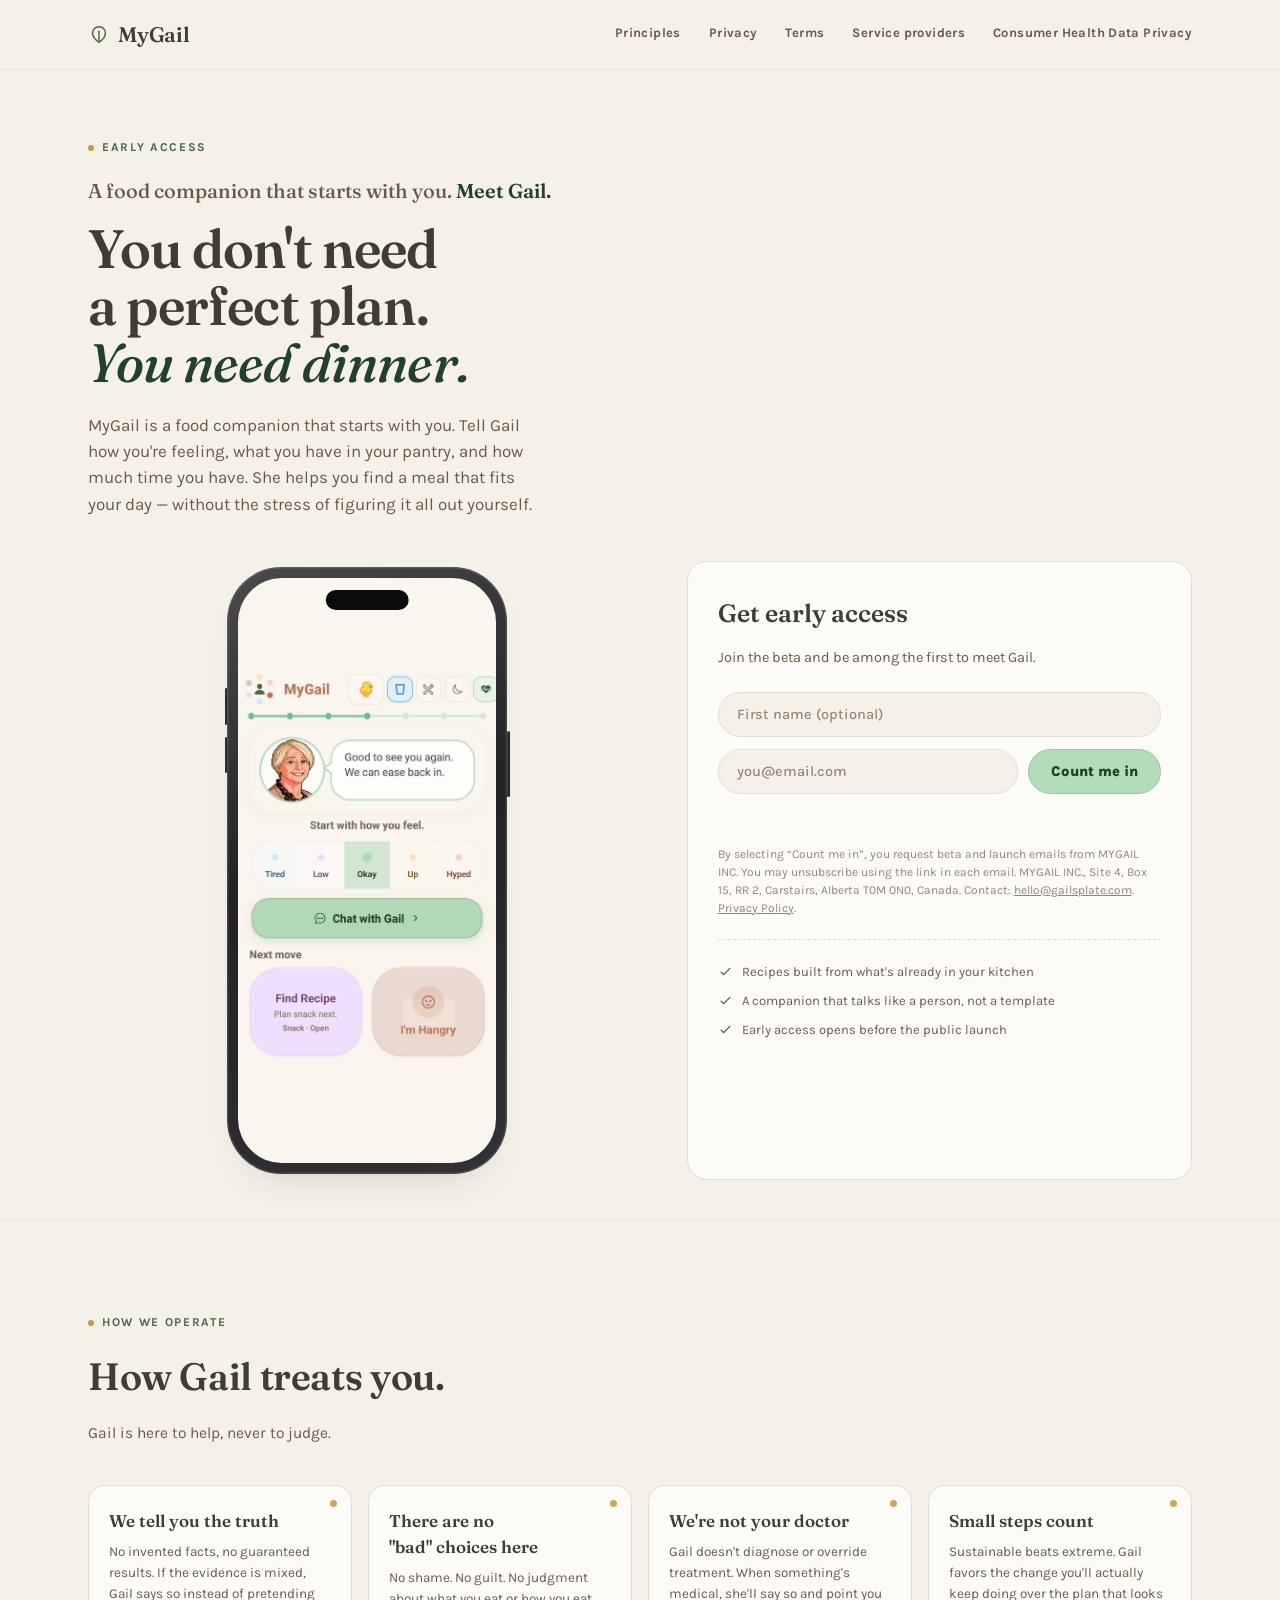
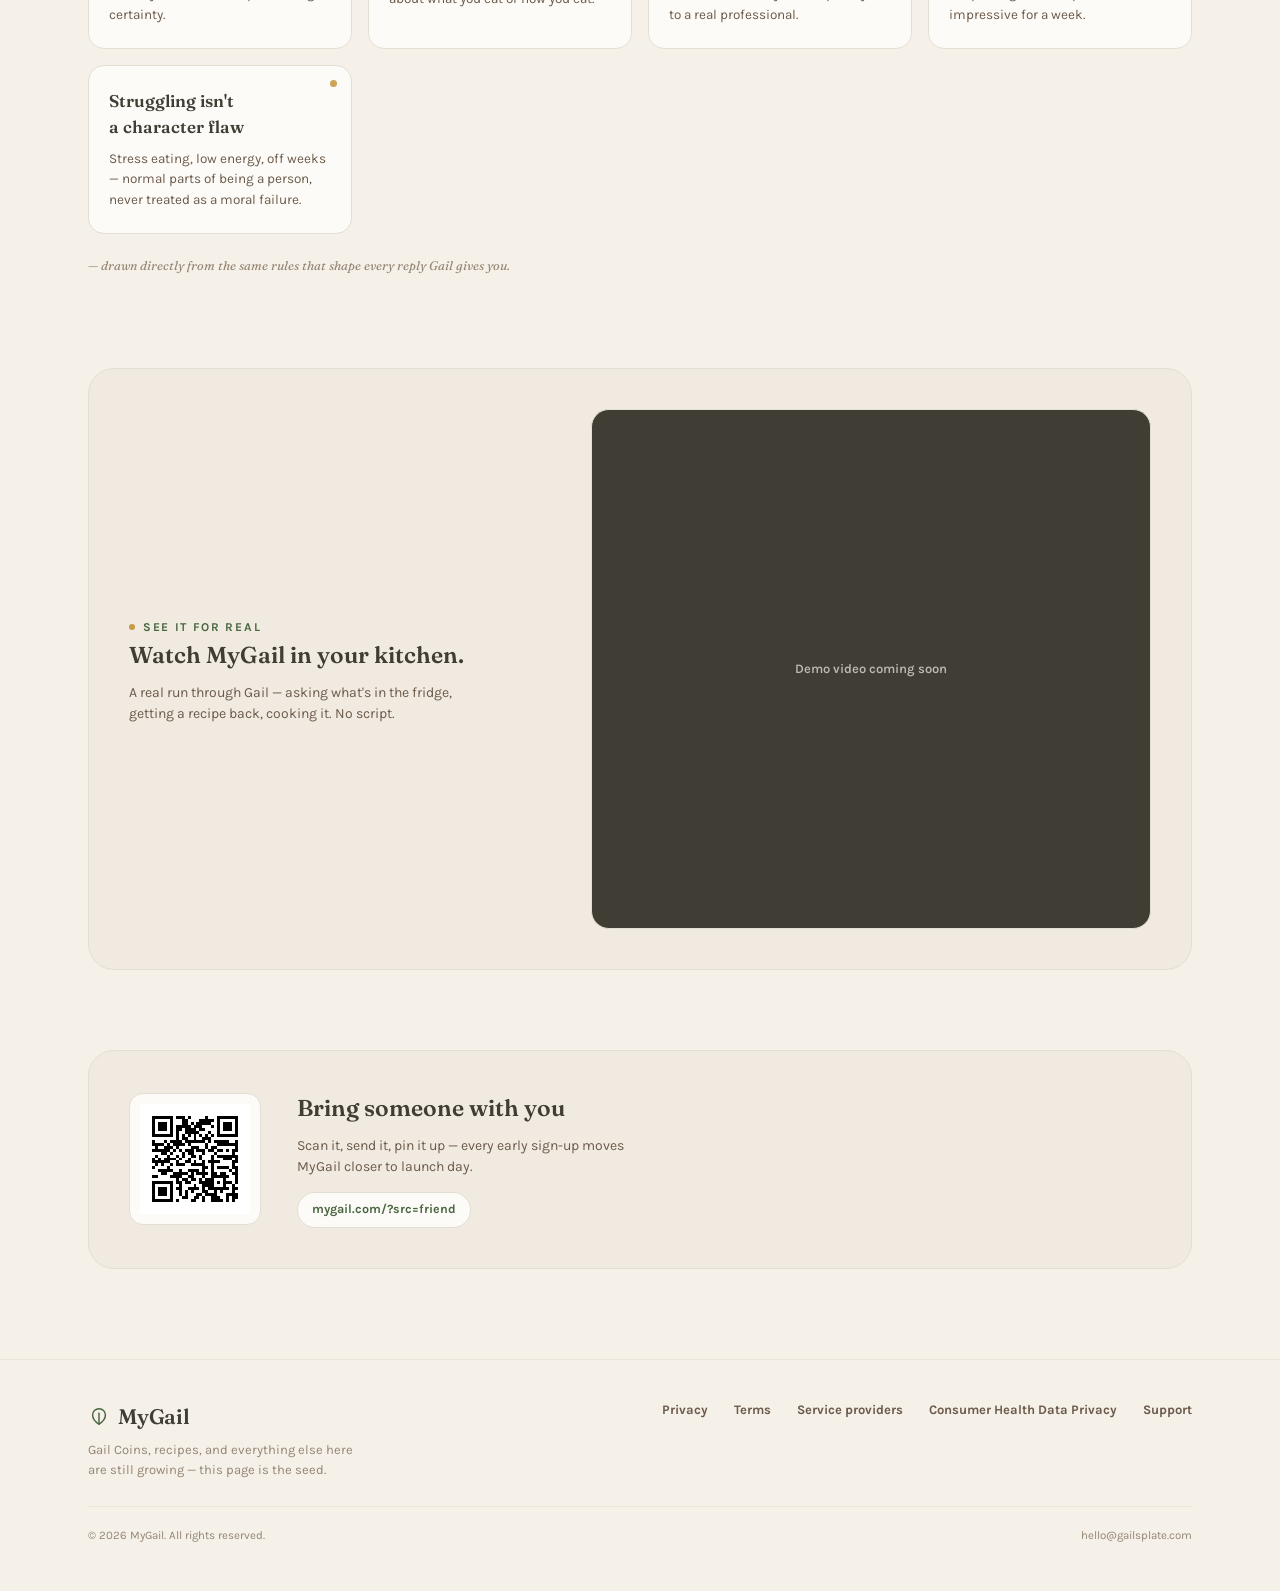
<file: index.html>
<!doctype html>
<html lang="en">
<head>
<meta charset="utf-8">
<meta name="viewport" content="width=device-width,initial-scale=1">
<title>MyGail — Get Early Access</title>
<meta name="description" content="MyGail is a food companion that starts with you. Tell Gail how you're feeling, what's in your pantry, and how much time you have — she helps you find a meal that fits your day. Join the beta.">
<link rel="preconnect" href="https://fonts.googleapis.com">
<link rel="preconnect" href="https://fonts.gstatic.com" crossorigin>
<link href="https://fonts.googleapis.com/css2?family=Fraunces:ital,opsz,wght@0,9..144,400..600;1,9..144,500&family=Karla:wght@500;600;700;800&display=swap" rel="stylesheet">
<!--
  Analytics: not wired up yet. Once you pick a tool (Plausible is a good
  privacy-friendly default that pairs well with a waitlist page), drop its
  snippet here. Example for Plausible:
  <script defer data-domain="mygail.com" src="https://plausible.io/js/script.js"></script>
-->
<style>
  :root {
    --ground: #F5F0E8;
    --surface: #FDFBF7;
    --surface-dim: #F1EAE0;
    --border: #E3DED4;
    --border-soft: #EAE4D9;
    --ink: #3F3D34;
    --ink-soft: #6B5A4A;
    --ink-faint: #948573;
    --sage: #B3DDBA;
    --sage-border: #9AC5A2;
    --sage-deep: #21412C;
    --moss: #4A6741;
    --honey: #C79A45;
    --honey-soft: #F1E4C8;
    --dinner-fill: #FFE8E3;
    --dinner-border: #EDC2B8;
    --shadow-soft: 0 18px 40px -28px rgba(63, 61, 52, 0.35);
    --radius-card: 20px;
    --radius-pill: 999px;
    --max: 1160px;
  }

  * { box-sizing: border-box; }
  html { scroll-behavior: smooth; }

  body {
    margin: 0;
    background: var(--ground);
    color: var(--ink);
    font-family: 'Karla', -apple-system, sans-serif;
    font-size: 16px;
    line-height: 1.55;
    -webkit-font-smoothing: antialiased;
  }

  img, svg, video { display: block; max-width: 100%; }

  a { color: inherit; }

  h1, h2, h3 {
    font-family: 'Fraunces', Georgia, serif;
    font-weight: 600;
    color: var(--ink);
    text-wrap: balance;
    margin: 0;
  }

  .wrap {
    max-width: var(--max);
    margin: 0 auto;
    padding: 0 28px;
  }

  .eyebrow {
    font-family: 'Karla', sans-serif;
    font-weight: 700;
    font-size: 12px;
    letter-spacing: 0.14em;
    text-transform: uppercase;
    color: var(--moss);
    display: inline-flex;
    align-items: center;
    gap: 8px;
  }

  .eyebrow .dot {
    width: 6px;
    height: 6px;
    border-radius: 50%;
    background: var(--honey);
  }

  /* ---------- header ---------- */
  header.site {
    position: sticky;
    top: 0;
    z-index: 20;
    background: rgba(245, 240, 232, 0.86);
    backdrop-filter: blur(10px);
    border-bottom: 1px solid var(--border-soft);
  }
  header.site .bar {
    display: flex;
    align-items: center;
    justify-content: space-between;
    padding: 18px 28px;
  }
  .wordmark {
    font-family: 'Fraunces', serif;
    font-weight: 600;
    font-size: 21px;
    letter-spacing: -0.01em;
    display: flex;
    align-items: center;
    gap: 8px;
    text-decoration: none;
    color: var(--ink);
  }
  .wordmark svg { width: 22px; height: 22px; }
  nav.site-nav {
    display: flex;
    gap: 28px;
    font-size: 13px;
    font-weight: 700;
    letter-spacing: 0.03em;
  }
  nav.site-nav a {
    text-decoration: none;
    color: var(--ink-soft);
    border-bottom: 1px solid transparent;
    padding-bottom: 2px;
    transition: color 0.15s ease, border-color 0.15s ease;
  }
  nav.site-nav a:hover, nav.site-nav a:focus-visible {
    color: var(--sage-deep);
    border-color: var(--sage-border);
  }
  @media (max-width: 620px) {
    nav.site-nav { display: none; }
  }

  /* ---------- hero ---------- */
  .hero {
    padding: 64px 0 40px;
  }
  .hero-head {
    max-width: 640px;
    margin-bottom: 44px;
  }
  .hero-head .eyebrow { margin-bottom: 18px; }
  .hero-lead {
    font-family: 'Fraunces', Georgia, serif;
    font-size: 20px;
    font-weight: 500;
    color: var(--ink-soft);
    margin: 0 0 14px;
  }
  .hero-lead strong { color: var(--sage-deep); font-weight: 600; }
  .hero-head h1 {
    font-size: clamp(34px, 5.4vw, 54px);
    line-height: 1.06;
    letter-spacing: -0.015em;
  }
  .hero-head h1 em {
    font-style: italic;
    font-weight: 500;
    color: var(--sage-deep);
  }
  .hero-head p.sub {
    margin-top: 20px;
    font-size: 17px;
    color: var(--ink-soft);
    max-width: 46ch;
  }

  .hero-grid {
    display: grid;
    grid-template-columns: minmax(0, 1.05fr) minmax(0, 0.95fr);
    gap: 40px;
    align-items: start;
  }
  @media (max-width: 880px) {
    .hero-grid { grid-template-columns: 1fr; gap: 32px; }
  }

  /* ---------- phone demo (real iPhone-style frame) ---------- */
  .phone-stage {
    display: flex;
    justify-content: center;
    padding: 6px 26px;
  }
  .phone {
    position: relative;
    width: 100%;
    max-width: 280px;
    aspect-ratio: 9 / 19.5;
    background: linear-gradient(155deg, #4a4a4d, #232325 45%, #323234 100%);
    border-radius: 54px;
    padding: 11px;
    box-shadow: var(--shadow-soft), inset 0 0 0 1.5px rgba(255,255,255,0.12);
  }
  .phone-btn {
    position: absolute;
    background: linear-gradient(90deg, #3a3a3c, #232325);
    border-radius: 3px;
  }
  .phone-btn-power { right: -2.5px; top: 27%; width: 2.5px; height: 11%; }
  .phone-btn-vol-up { left: -2.5px; top: 20%; width: 2.5px; height: 6%; }
  .phone-btn-vol-down { left: -2.5px; top: 28%; width: 2.5px; height: 6%; }
  .phone-screen {
    background: #FAF5EF;
    border-radius: 44px;
    height: 100%;
    position: relative;
    overflow: hidden;
    font-family: -apple-system, BlinkMacSystemFont, 'Segoe UI', Roboto, sans-serif;
  }
  .dynamic-island {
    position: absolute;
    top: 12px;
    left: 50%;
    transform: translateX(-50%);
    width: 32%;
    height: 3.2%;
    min-height: 20px;
    background: #0b0b0c;
    border-radius: 999px;
    z-index: 3;
  }
  .phone-real-shot {
    position: absolute;
    top: 15%;
    left: 0;
    right: 0;
    bottom: 0;
    width: 100%;
    height: 85%;
    object-fit: contain;
    object-position: top center;
    z-index: 1;
  }
  .phone-header {
    display: flex;
    align-items: center;
    gap: 9px;
    margin-bottom: 16px;
  }
  .phone-avatar {
    width: 34px;
    height: 34px;
    border-radius: 50%;
    overflow: hidden;
    border: 2px solid #B1D8B7;
    background: #fff;
    flex-shrink: 0;
  }
  .phone-avatar img {
    width: 100%;
    height: 100%;
    object-fit: cover;
    display: block;
  }
  .phone-header .name {
    font-weight: 800;
    font-size: 13.5px;
    color: var(--ink);
  }
  .phone-header .status {
    font-size: 11px;
    color: var(--moss);
    font-weight: 600;
  }

  .thread {
    flex: 1;
    display: flex;
    flex-direction: column;
    gap: 10px;
    justify-content: flex-end;
  }

  /* Bubble shape, colors, and side tail match the real ChatScreen exactly:
     white fill, a 2px identity-colored border (sage for Gail, blue for the
     user), uniform rounded corners, and a small triangular tail — not the
     generic solid-fill/cut-corner bubble pattern most chat mockups use. */
  .bubble {
    position: relative;
    max-width: 84%;
    padding: 10px 13px;
    border-radius: 20px;
    border-width: 2px;
    border-style: solid;
    background: #FFFFFF;
    color: #334155;
    font-size: 13.5px;
    font-weight: 600;
    line-height: 1.42;
    opacity: 0;
    transform: translateY(6px);
    animation: rise 0.38s ease forwards;
    box-shadow: 0 2px 8px rgba(63, 61, 52, 0.08);
  }
  @keyframes rise {
    to { opacity: 1; transform: translateY(0); }
  }
  .bubble.user {
    align-self: flex-end;
    border-color: #9EC4D1;
    margin-right: 8px;
  }
  .bubble.gail {
    align-self: flex-start;
    border-color: #B1D8B7;
    margin-left: 8px;
  }
  .bubble.gail::before, .bubble.gail::after,
  .bubble.user::before, .bubble.user::after {
    content: "";
    position: absolute;
    top: 50%;
    width: 0;
    height: 0;
    border-top: 6px solid transparent;
    border-bottom: 6px solid transparent;
  }
  .bubble.gail::before { left: -8px; margin-top: -6px; border-right: 8px solid #B1D8B7; }
  .bubble.gail::after { left: -6px; margin-top: -5px; border-top-width: 5px; border-bottom-width: 5px; border-right: 7px solid #FFFFFF; }
  .bubble.user::before { right: -8px; margin-top: -6px; border-left: 8px solid #9EC4D1; }
  .bubble.user::after { right: -6px; margin-top: -5px; border-top-width: 5px; border-bottom-width: 5px; border-left: 7px solid #FFFFFF; }
  .bubble.gail .cursor {
    display: inline-block;
    width: 2px;
    height: 12px;
    background: var(--ink-faint);
    margin-left: 2px;
    vertical-align: -2px;
    animation: blink 0.9s step-end infinite;
  }
  @keyframes blink { 50% { opacity: 0; } }

  /* Recipe card mirrors ChatRecipeCard's real cream/tan surface, not a
     generic accent-colored card. */
  .recipe-card {
    align-self: flex-start;
    max-width: 84%;
    background: #FFFDF9;
    border: 1px solid #E2D8CB;
    border-radius: 16px;
    padding: 11px 13px;
    margin-left: 8px;
    opacity: 0;
    transform: translateY(6px) scale(0.97);
    animation: rise 0.42s ease forwards;
  }
  .recipe-card .tag {
    display: inline-block;
    font-size: 10px;
    font-weight: 900;
    letter-spacing: 0.06em;
    text-transform: uppercase;
    color: #4F8A47;
    background: #E4F4E0;
    padding: 2px 8px;
    border-radius: 999px;
    margin-bottom: 6px;
  }
  .recipe-card .name {
    font-weight: 800;
    font-size: 15px;
    color: #334155;
    margin-bottom: 5px;
  }
  .recipe-card .meta {
    display: flex;
    gap: 10px;
    font-size: 11px;
    font-weight: 700;
    color: #64748B;
  }

  .phone-input {
    margin-top: 14px;
    display: flex;
    align-items: center;
    gap: 8px;
    background: var(--surface);
    border: 1px solid var(--border);
    border-radius: var(--radius-pill);
    padding: 9px 8px 9px 15px;
  }
  .phone-input .ph {
    flex: 1;
    font-size: 12px;
    font-weight: 500;
    color: var(--ink-faint);
  }
  .phone-input .send {
    width: 26px;
    height: 26px;
    border-radius: 50%;
    background: var(--sage-deep);
    flex-shrink: 0;
  }

  /* ---------- signup card ---------- */
  .signup-card {
    background: var(--surface);
    border: 1px solid var(--border);
    border-radius: var(--radius-card);
    padding: 32px 30px 28px;
    height: 100%;
  }
  .signup-card h2 {
    font-size: 25px;
    margin-bottom: 10px;
  }
  .signup-card p.lead {
    color: var(--ink-soft);
    font-size: 14.5px;
    margin-bottom: 22px;
    max-width: 40ch;
  }
  form.signup {
    display: flex;
    flex-direction: column;
    gap: 12px;
  }
  .field-row {
    display: flex;
    gap: 10px;
  }
  input[type="email"], input.name-field {
    flex: 1;
    width: 100%;
    font-family: 'Karla', sans-serif;
    font-size: 14.5px;
    font-weight: 600;
    color: var(--ink);
    background: var(--ground);
    border: 1px solid var(--border);
    border-radius: var(--radius-pill);
    padding: 13px 18px;
    outline: none;
    transition: border-color 0.15s ease, box-shadow 0.15s ease;
  }
  input[type="email"]::placeholder, input.name-field::placeholder { color: var(--ink-faint); font-weight: 500; }
  input[type="email"]:focus-visible, input.name-field:focus-visible {
    border-color: var(--sage-border);
    box-shadow: 0 0 0 3px rgba(154, 197, 162, 0.35);
  }
  button.cta {
    font-family: 'Karla', sans-serif;
    font-weight: 800;
    font-size: 14.5px;
    color: var(--sage-deep);
    background: var(--sage);
    border: 1px solid var(--sage-border);
    border-radius: var(--radius-pill);
    padding: 13px 22px;
    cursor: pointer;
    transition: transform 0.12s ease, background 0.15s ease;
  }
  button.cta:hover { background: #A5D4AD; }
  button.cta:active { transform: scale(0.98); }
  button.cta:focus-visible { outline: 3px solid var(--sage-deep); outline-offset: 2px; }
  button.cta:disabled { opacity: 0.6; cursor: default; }

  .fine-print {
    margin-top: 14px;
    font-size: 12px;
    color: var(--ink-faint);
    line-height: 1.5;
  }

  .form-note {
    margin-top: 12px;
    font-size: 13px;
    font-weight: 600;
    line-height: 1.5;
  }
  .form-note.ok { color: var(--moss); }
  .form-note.err { color: #8A4A3A; }

  .signup-divider {
    margin: 22px 0;
    border-top: 1px dashed var(--border);
  }

  .signup-facts {
    display: flex;
    flex-direction: column;
    gap: 9px;
  }
  .signup-facts .fact {
    display: flex;
    gap: 9px;
    align-items: flex-start;
    font-size: 13px;
    color: var(--ink-soft);
  }
  .signup-facts svg { flex-shrink: 0; margin-top: 2px; width: 15px; height: 15px; color: var(--moss); }

  /* ---------- principles ---------- */
  .principles {
    padding: 88px 0 70px;
    border-top: 1px solid var(--border-soft);
  }
  .section-head {
    max-width: 620px;
    margin-bottom: 40px;
  }
  .section-head .eyebrow { margin-bottom: 16px; }
  .section-head h2 {
    font-size: clamp(28px, 3.6vw, 38px);
    letter-spacing: -0.01em;
  }
  .section-head p {
    margin-top: 14px;
    color: var(--ink-soft);
    font-size: 15.5px;
    max-width: 52ch;
  }

  .principle-grid {
    display: grid;
    grid-template-columns: repeat(auto-fit, minmax(230px, 1fr));
    gap: 16px;
  }
  .principle-card {
    background: var(--surface);
    border: 1px solid var(--border);
    border-radius: 16px;
    padding: 22px 20px;
    position: relative;
  }
  .principle-card::before {
    content: "";
    position: absolute;
    top: 14px;
    right: 14px;
    width: 7px;
    height: 7px;
    border-radius: 50%;
    background: var(--honey);
    opacity: 0.9;
  }
  .principle-card h3 {
    font-size: 17px;
    font-weight: 600;
    margin-bottom: 8px;
    padding-right: 14px;
  }
  .principle-card p {
    font-size: 13.5px;
    color: var(--ink-soft);
    line-height: 1.55;
    margin: 0;
  }
  .principle-source {
    margin-top: 22px;
    font-size: 12.5px;
    color: var(--ink-faint);
    font-style: italic;
    font-family: 'Fraunces', serif;
  }

  /* ---------- demo video ---------- */
  .demo {
    padding: 10px 0 70px;
  }
  .demo-frame {
    background: var(--surface-dim);
    border: 1px solid var(--border);
    border-radius: 26px;
    padding: 40px;
    display: grid;
    grid-template-columns: 1fr minmax(0, 560px);
    gap: 36px;
    align-items: center;
  }
  @media (max-width: 780px) {
    .demo-frame { grid-template-columns: 1fr; padding: 32px 24px; }
  }
  .demo-copy h2 { font-size: 23px; margin-bottom: 8px; }
  .demo-copy p { color: var(--ink-soft); font-size: 14px; max-width: 42ch; margin: 0; }
  .demo-video {
    width: 100%;
    aspect-ratio: 9 / 16;
    max-height: 520px;
    background: var(--ink);
    border-radius: 18px;
    border: 1px solid var(--border);
    overflow: hidden;
  }
  .demo-video video { width: 100%; height: 100%; object-fit: cover; }
  .demo-video .demo-pending {
    width: 100%;
    height: 100%;
    display: flex;
    align-items: center;
    justify-content: center;
    padding: 24px;
    text-align: center;
    color: var(--ground);
    font-size: 13px;
    font-weight: 600;
    opacity: 0.7;
  }

  /* ---------- share / qr ---------- */
  .share {
    padding: 10px 0 90px;
  }
  .share-card {
    background: var(--surface-dim);
    border: 1px solid var(--border);
    border-radius: 26px;
    padding: 40px;
    display: grid;
    grid-template-columns: auto 1fr;
    gap: 36px;
    align-items: center;
  }
  @media (max-width: 700px) {
    .share-card { grid-template-columns: 1fr; justify-items: center; text-align: center; padding: 32px 24px; }
  }
  .qr-tile {
    width: 132px;
    height: 132px;
    background: var(--surface);
    border: 1px solid var(--border);
    border-radius: 14px;
    padding: 10px;
    flex-shrink: 0;
  }
  .qr-tile img { width: 100%; height: 100%; display: block; }
  .share-copy h2 {
    font-size: 23px;
    margin-bottom: 8px;
  }
  .share-copy p {
    color: var(--ink-soft);
    font-size: 14px;
    max-width: 46ch;
    margin: 0 0 14px;
  }
  .share-tag {
    display: inline-flex;
    align-items: center;
    gap: 7px;
    background: var(--surface);
    border: 1px solid var(--border);
    border-radius: var(--radius-pill);
    padding: 7px 14px;
    font-size: 12.5px;
    font-weight: 700;
    color: var(--moss);
    font-family: 'Karla', monospace;
  }

  /* ---------- footer ---------- */
  footer.site {
    border-top: 1px solid var(--border-soft);
    padding: 40px 0 46px;
  }
  .footer-row {
    display: flex;
    justify-content: space-between;
    align-items: flex-start;
    gap: 24px;
    flex-wrap: wrap;
  }
  .footer-brand .wordmark { margin-bottom: 8px; }
  .footer-brand p {
    font-size: 13px;
    color: var(--ink-faint);
    max-width: 34ch;
    margin: 0;
  }
  .footer-links {
    display: flex;
    gap: 26px;
    font-size: 13px;
    font-weight: 700;
  }
  .footer-links a { text-decoration: none; color: var(--ink-soft); }
  .footer-links a:hover { color: var(--sage-deep); }
  .footer-legal {
    margin-top: 26px;
    padding-top: 20px;
    border-top: 1px solid var(--border-soft);
    font-size: 11.5px;
    color: var(--ink-faint);
    display: flex;
    justify-content: space-between;
    flex-wrap: wrap;
    gap: 8px;
  }

  @media (prefers-reduced-motion: reduce) {
    .bubble, .recipe-card { animation-duration: 0.01ms !important; }
    .cursor { animation: none !important; }
  }
</style>
</head>
<body>

<header class="site">
  <div class="wrap bar">
    <a class="wordmark" href="#top">
      <svg viewBox="0 0 24 24" fill="none"><path d="M12 21c-4-2.5-7-6-7-10a7 7 0 0 1 14 0c0 4-3 7.5-7 10Z" stroke="#4A6741" stroke-width="1.6"/><path d="M12 21V9" stroke="#4A6741" stroke-width="1.6" stroke-linecap="round"/></svg>
      MyGail
    </a>
    <nav class="site-nav">
      <a href="#principles">Principles</a>
      <a href="privacy.html">Privacy</a>
      <a href="terms.html">Terms</a>
      <a href="subprocessors.html">Service providers</a>
      <a href="consumer-health-privacy.html">Consumer Health Data Privacy</a>
    </nav>
  </div>
</header>

<main id="top">
  <section class="hero">
    <div class="wrap">
      <div class="hero-head">
        <span class="eyebrow"><span class="dot"></span>Early access</span>
        <p class="hero-lead">A food companion that starts with you. <strong>Meet Gail.</strong></p>
        <h1>You don't need a perfect plan.<br><em>You need dinner.</em></h1>
        <p class="sub">MyGail is a food companion that starts with you. Tell Gail how you're feeling, what you have in your pantry, and how much time you have. She helps you find a meal that fits your day — without the stress of figuring it all out yourself.</p>
      </div>

      <div class="hero-grid">
        <div class="phone-stage">
          <div class="phone">
            <div class="phone-btn phone-btn-power"></div>
            <div class="phone-btn phone-btn-vol-up"></div>
            <div class="phone-btn phone-btn-vol-down"></div>
            <div class="phone-screen">
              <div class="dynamic-island"></div>
              <img class="phone-real-shot" src="assets/home-screenshot.jpg" alt="MyGail Home screen — real screenshot of the app" />
            </div>
          </div>
        </div>

        <div class="signup-card">
          <h2>Get early access</h2>
          <p class="lead">Join the beta and be among the first to meet Gail.</p>
          <form class="signup" id="signupForm" action="https://app.kit.com/forms/9848739/subscriptions" method="post">
            <input type="text" name="fields[first_name]" id="signupName" class="name-field" placeholder="First name (optional)" aria-label="First name" />
            <div class="field-row">
              <input type="email" name="email_address" id="signupEmail" placeholder="you@email.com" required aria-label="Email address" />
              <button class="cta" type="submit">Count me in</button>
            </div>
            <p class="form-note" id="signupNote" role="status" aria-live="polite"></p>
          </form>
          <p class="fine-print">By selecting “Count me in”, you request beta and launch emails from MYGAIL INC. You may unsubscribe using the link in each email. MYGAIL INC., Site 4, Box 15, RR 2, Carstairs, Alberta T0M 0N0, Canada. Contact: <a href="mailto:hello@gailsplate.com">hello@gailsplate.com</a>. <a href="privacy.html">Privacy Policy</a>.</p>

          <div class="signup-divider"></div>

          <div class="signup-facts">
            <div class="fact">
              <svg viewBox="0 0 24 24" fill="none"><path d="M5 13l4 4L19 7" stroke="currentColor" stroke-width="2.2" stroke-linecap="round" stroke-linejoin="round"/></svg>
              Recipes built from what's already in your kitchen
            </div>
            <div class="fact">
              <svg viewBox="0 0 24 24" fill="none"><path d="M5 13l4 4L19 7" stroke="currentColor" stroke-width="2.2" stroke-linecap="round" stroke-linejoin="round"/></svg>
              A companion that talks like a person, not a template
            </div>
            <div class="fact">
              <svg viewBox="0 0 24 24" fill="none"><path d="M5 13l4 4L19 7" stroke="currentColor" stroke-width="2.2" stroke-linecap="round" stroke-linejoin="round"/></svg>
              Early access opens before the public launch
            </div>
          </div>
        </div>
      </div>
    </div>
  </section>

  <section class="principles" id="principles">
    <div class="wrap">
      <div class="section-head">
        <span class="eyebrow"><span class="dot"></span>How we operate</span>
        <h2>How Gail treats you.</h2>
        <p>Gail is here to help, never to judge.</p>
      </div>
      <div class="principle-grid">
        <div class="principle-card">
          <h3>We tell you the truth</h3>
          <p>No invented facts, no guaranteed results. If the evidence is mixed, Gail says so instead of pretending certainty.</p>
        </div>
        <div class="principle-card">
          <h3>There are no "bad" choices here</h3>
          <p>No shame. No guilt. No judgment about what you eat or how you eat.</p>
        </div>
        <div class="principle-card">
          <h3>We're not your doctor</h3>
          <p>Gail doesn't diagnose or override treatment. When something's medical, she'll say so and point you to a real professional.</p>
        </div>
        <div class="principle-card">
          <h3>Small steps count</h3>
          <p>Sustainable beats extreme. Gail favors the change you'll actually keep doing over the plan that looks impressive for a week.</p>
        </div>
        <div class="principle-card">
          <h3>Struggling isn't a character flaw</h3>
          <p>Stress eating, low energy, off weeks — normal parts of being a person, never treated as a moral failure.</p>
        </div>
      </div>
      <p class="principle-source">— drawn directly from the same rules that shape every reply Gail gives you.</p>
    </div>
  </section>

  <section class="demo">
    <div class="wrap">
      <div class="demo-frame">
        <div class="demo-copy">
          <span class="eyebrow"><span class="dot"></span>See it for real</span>
          <h2>Watch MyGail in your kitchen.</h2>
          <p>A real run through Gail — asking what's in the fridge, getting a recipe back, cooking it. No script.</p>
        </div>
        <!--
          Video pending. Swap the div below for:
          <video controls poster="assets/demo-poster.jpg" preload="none">
            <source src="assets/demo.mp4" type="video/mp4">
          </video>
          Use a real screen recording trimmed to ~20-40s and compressed
          (the raw Desktop recordings are 35-280MB — way too big to ship on
          a landing page; run them through ffmpeg / HandBrake first).
        -->
        <div class="demo-video">
          <div class="demo-pending">Demo video coming soon</div>
        </div>
      </div>
    </div>
  </section>

  <section class="share">
    <div class="wrap">
      <div class="share-card">
        <a class="qr-tile" href="https://mygail.com/?src=friend" aria-label="Open the MyGail early access page">
          <img src="assets/mygail-friend-qr.svg" alt="QR code for the MyGail early access page" />
        </a>
        <div class="share-copy">
          <h2>Bring someone with you</h2>
          <p>Scan it, send it, pin it up — every early sign-up moves MyGail closer to launch day.</p>
          <span class="share-tag">mygail.com/?src=friend</span>
        </div>
      </div>
    </div>
  </section>
</main>

<footer class="site">
  <div class="wrap">
    <div class="footer-row">
      <div class="footer-brand">
        <a class="wordmark" href="#top">
          <svg viewBox="0 0 24 24" fill="none"><path d="M12 21c-4-2.5-7-6-7-10a7 7 0 0 1 14 0c0 4-3 7.5-7 10Z" stroke="#4A6741" stroke-width="1.6"/><path d="M12 21V9" stroke="#4A6741" stroke-width="1.6" stroke-linecap="round"/></svg>
          MyGail
        </a>
        <p>Gail Coins, recipes, and everything else here are still growing — this page is the seed.</p>
      </div>
      <div class="footer-links">
        <a href="privacy.html">Privacy</a>
        <a href="terms.html">Terms</a>
      <a href="subprocessors.html">Service providers</a>
      <a href="consumer-health-privacy.html">Consumer Health Data Privacy</a>
        <a href="mailto:hello@gailsplate.com">Support</a>
      </div>
    </div>
    <div class="footer-legal">
      <span>&copy; 2026 MyGail. All rights reserved.</span>
      <span>hello@gailsplate.com</span>
    </div>
  </div>
</footer>

<script>
// Kit signup wiring — live form 9848739. This uses Kit's credential-free
// public form endpoint; confirmation and welcome emails are configured in Kit.
(function () {
  var form = document.getElementById('signupForm');
  var emailInput = document.getElementById('signupEmail');
  var note = document.getElementById('signupNote');
  var button = form.querySelector('button.cta');

  function setNote(text, kind) {
    note.textContent = text;
    note.className = 'form-note' + (kind ? ' ' + kind : '');
  }

  form.addEventListener('submit', async function (e) {
    e.preventDefault();

    var email = emailInput.value.trim();
    if (!email) return;
    button.disabled = true;
    setNote('Sending…');

    try {
      var resp = await fetch(form.action, {
        method: 'POST',
        headers: { 'Accept': 'application/json' },
        body: new FormData(form)
      });
      var data = await resp.json().catch(function () { return {}; });

      if (resp.ok && data.status === 'success') {
        setNote('Almost there — check your email to confirm.', 'ok');
        form.reset();
      } else if (resp.ok && data.status === 'quarantined' && data.url) {
        window.location.assign(data.url);
      } else {
        setNote(data.message || "Couldn't sign you up — check the email and try again.", 'err');
      }
    } catch (err) {
      setNote("Something went wrong — try again in a moment.", 'err');
    } finally {
      button.disabled = false;
    }
  });
})();
</script>
</body>
</html>
</file>
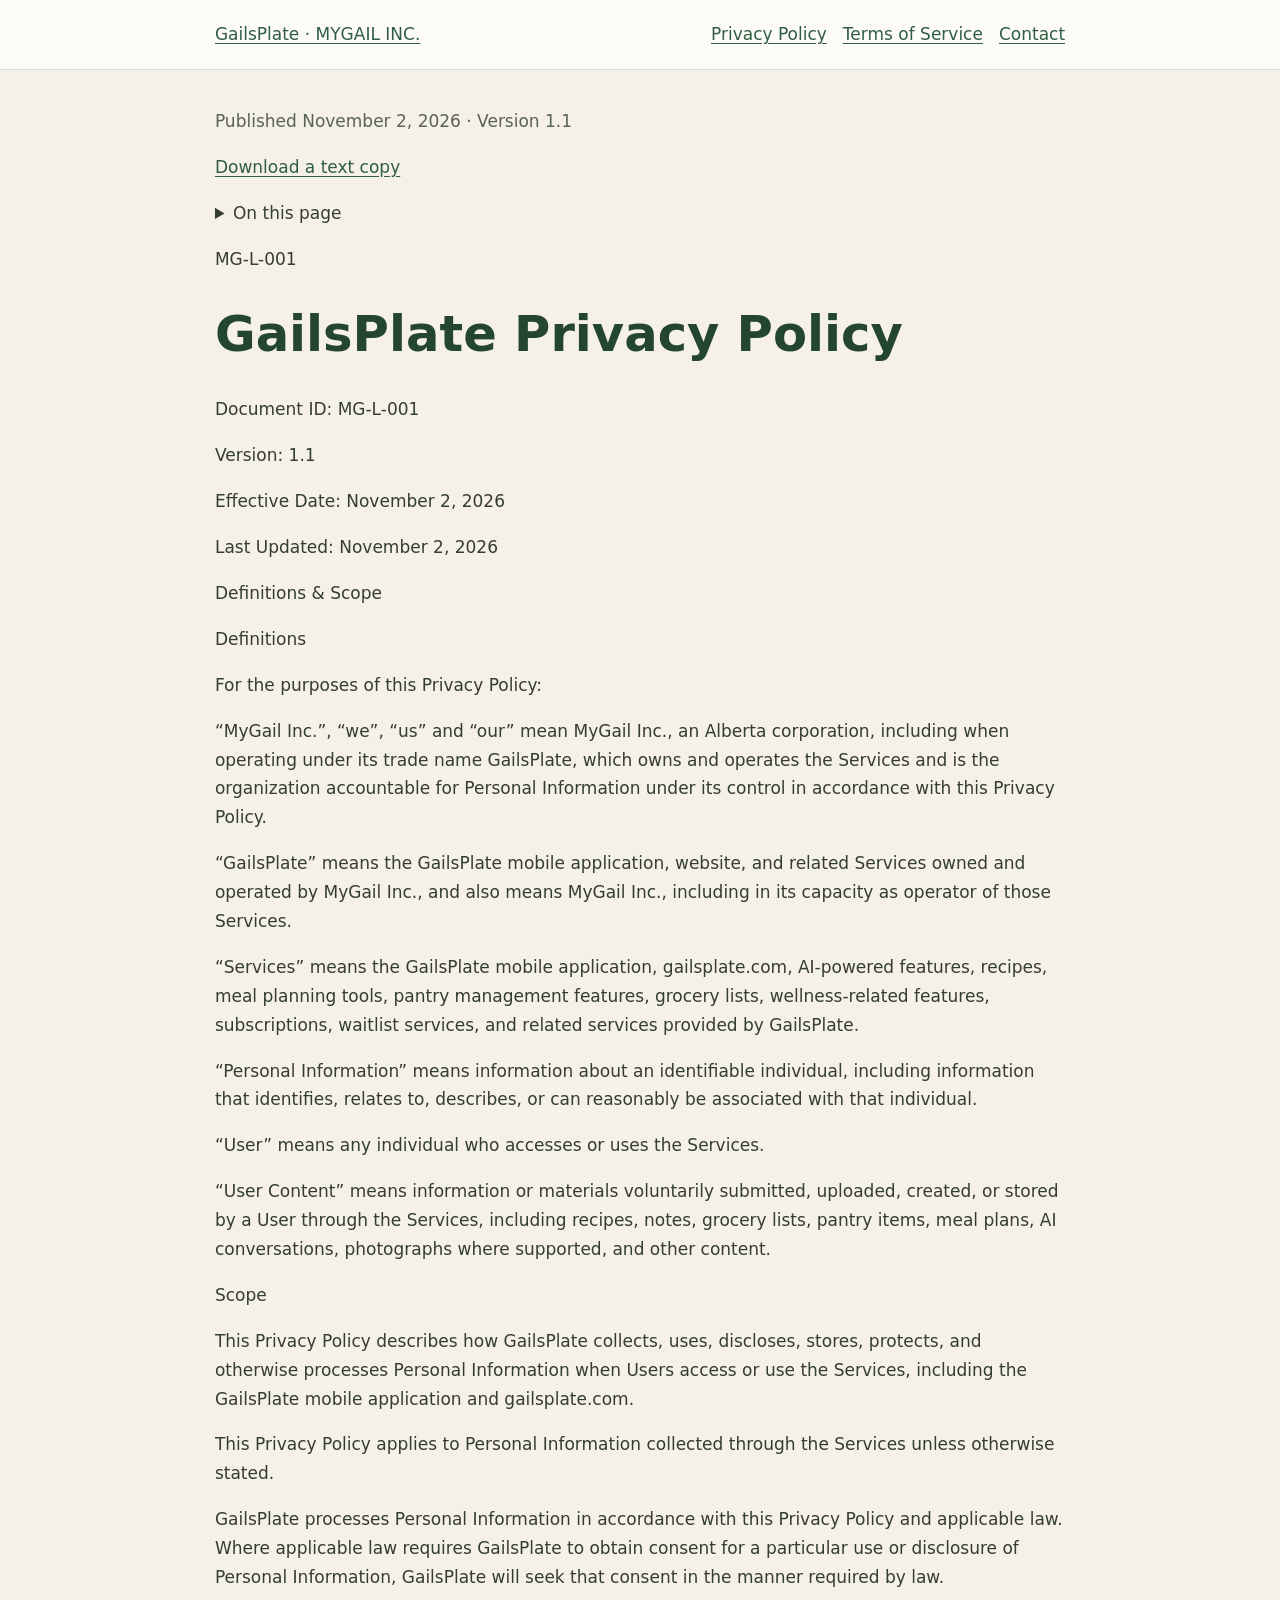
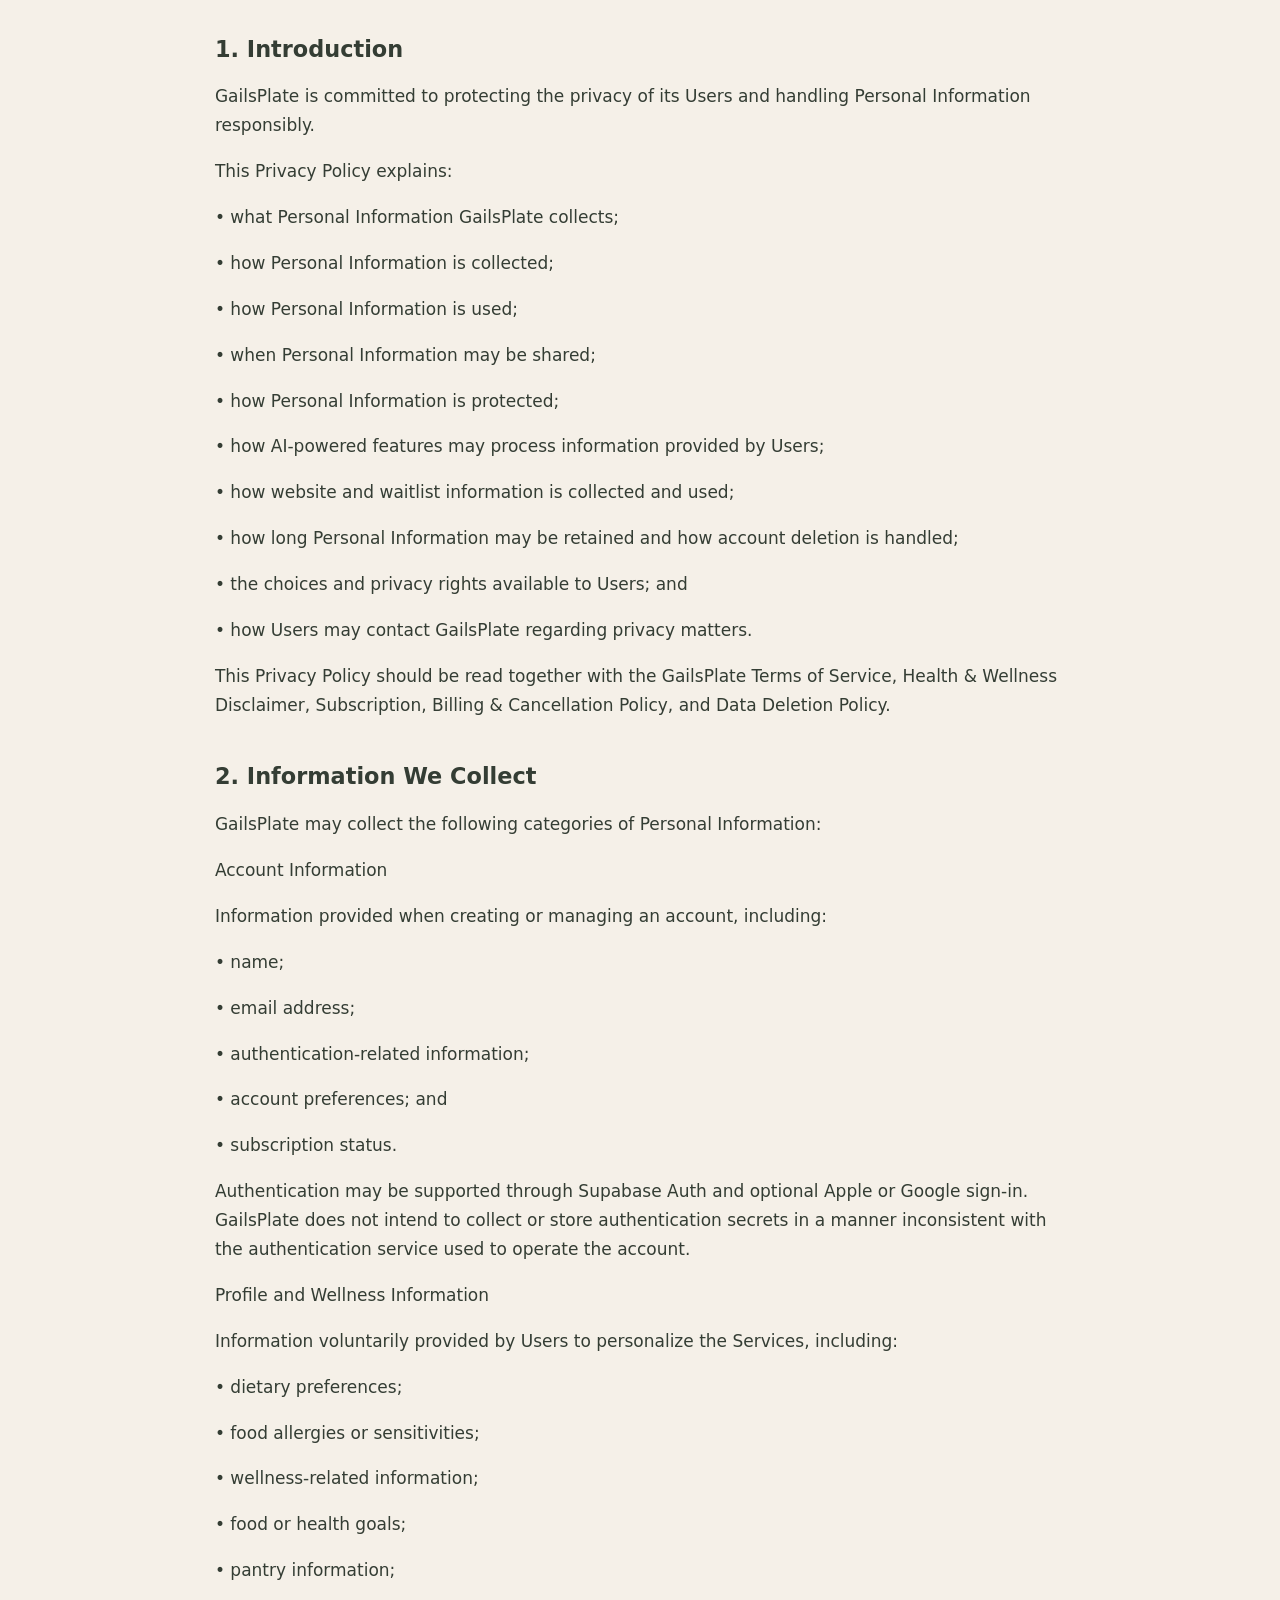
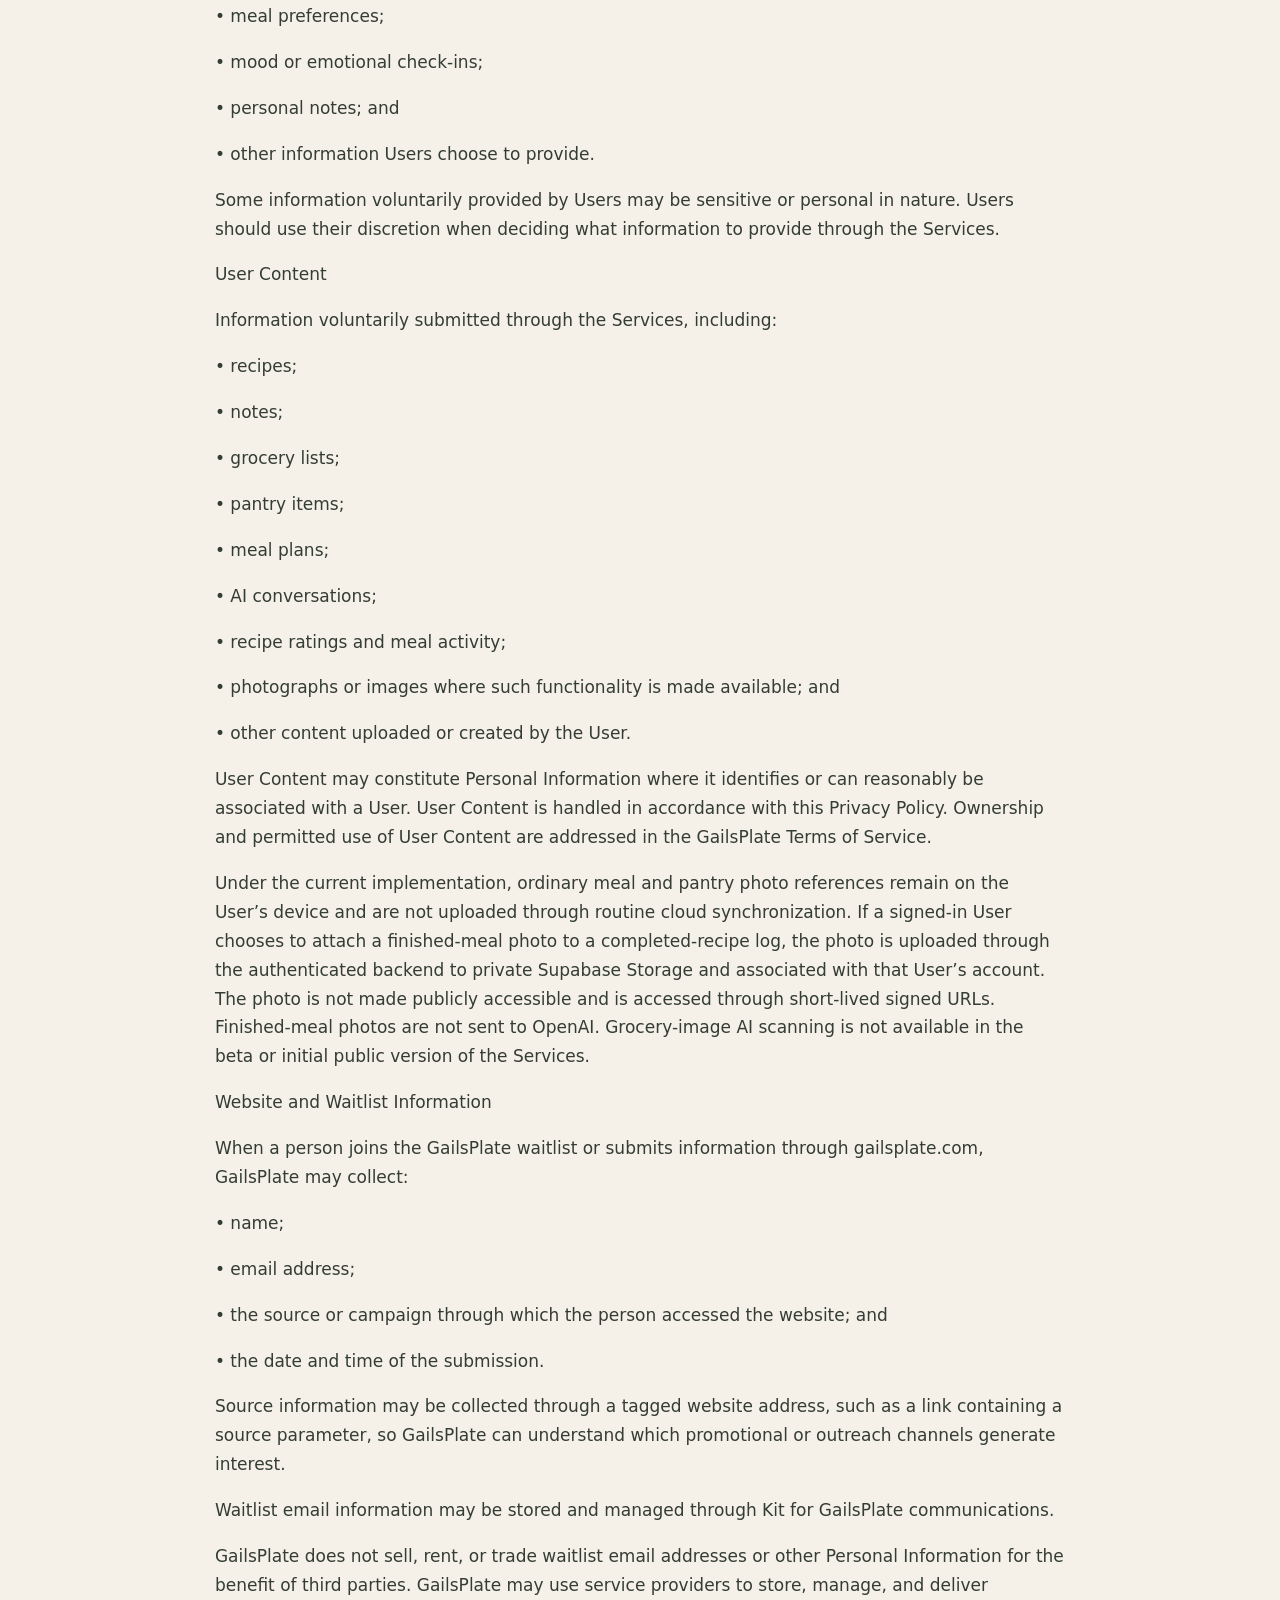
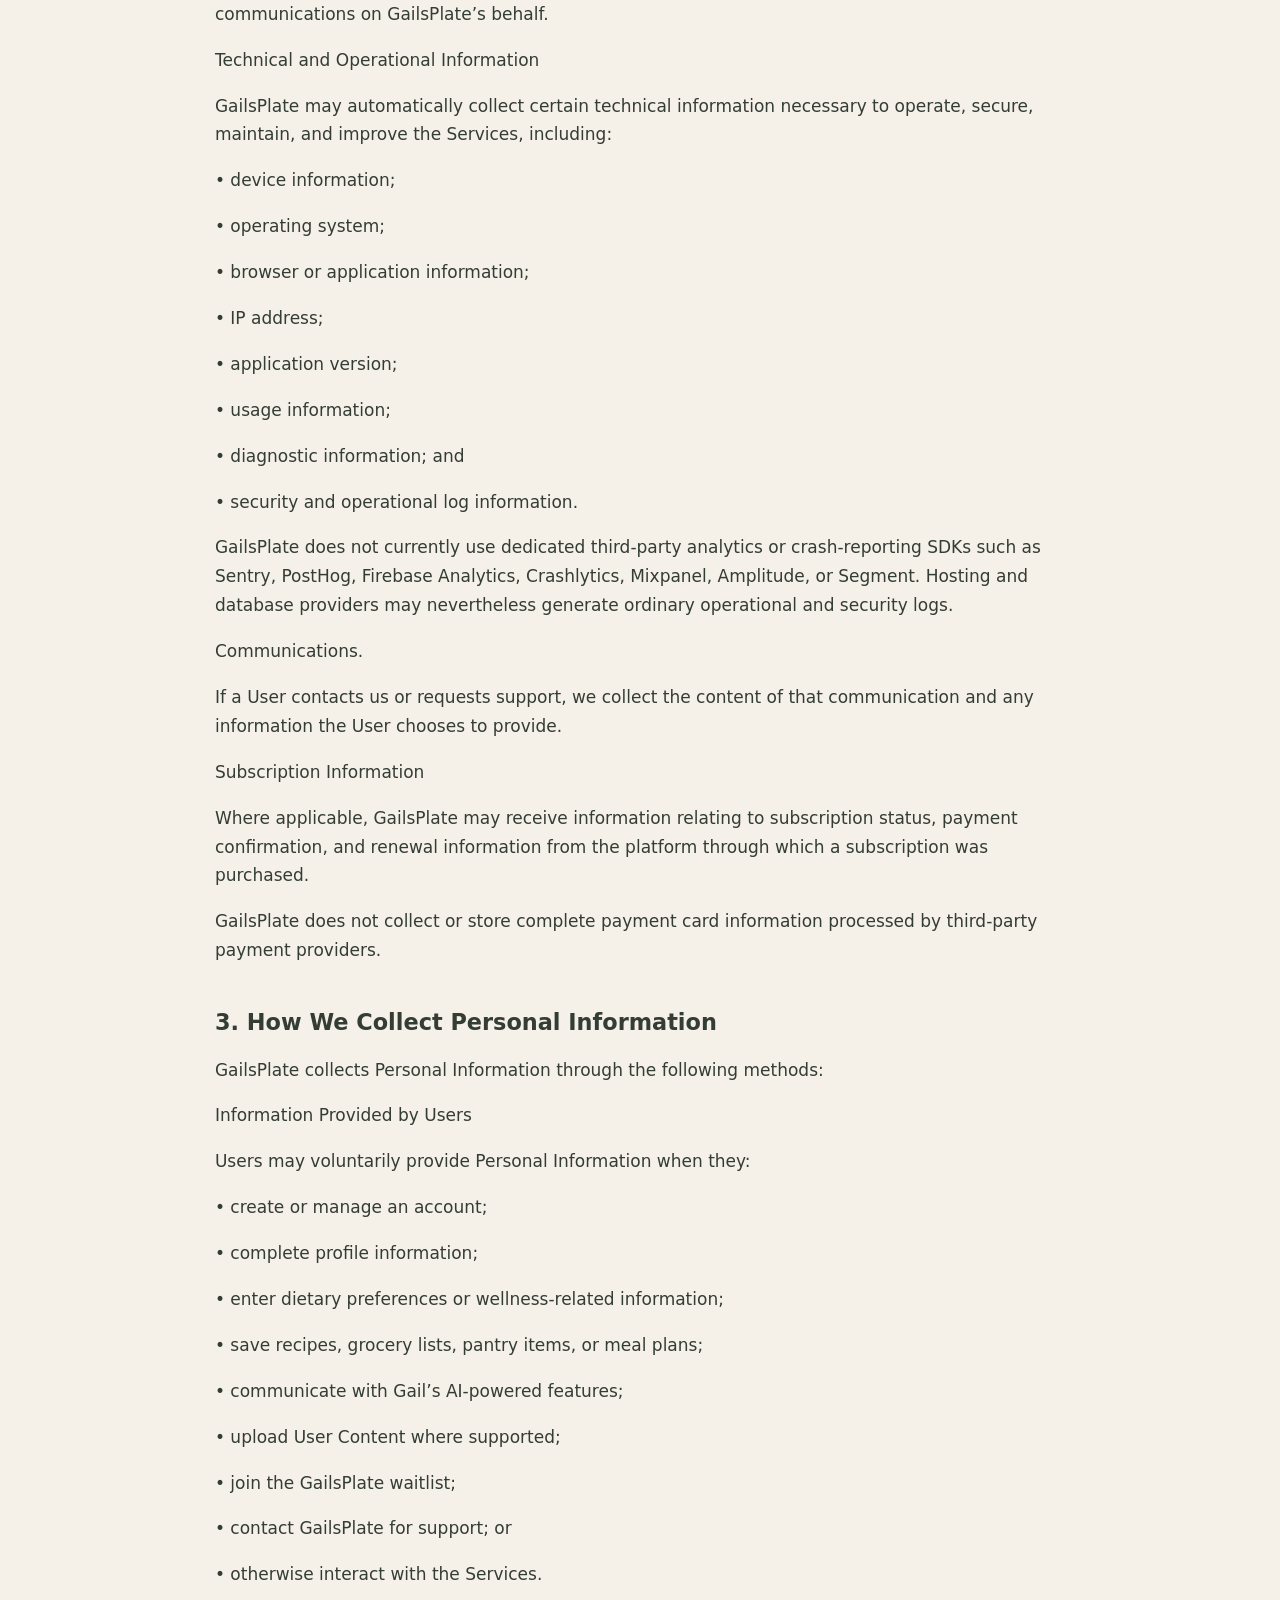
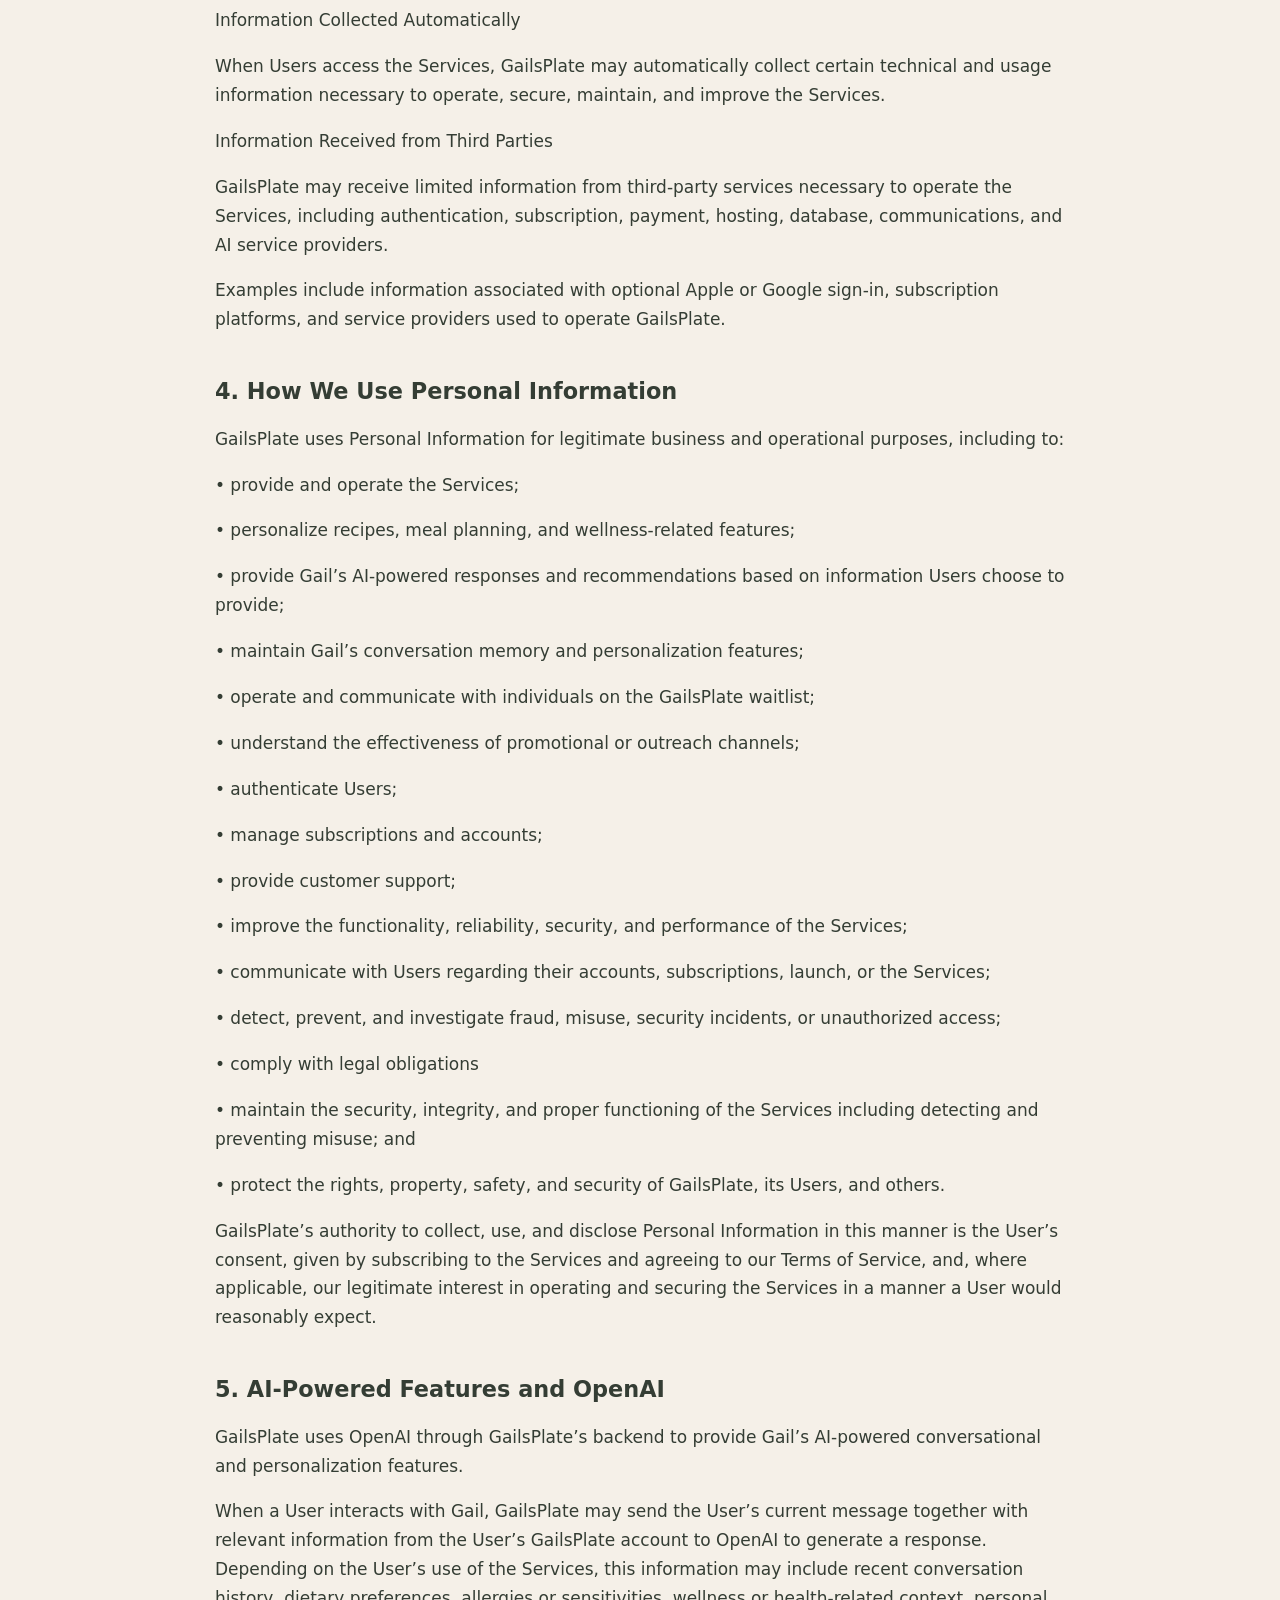
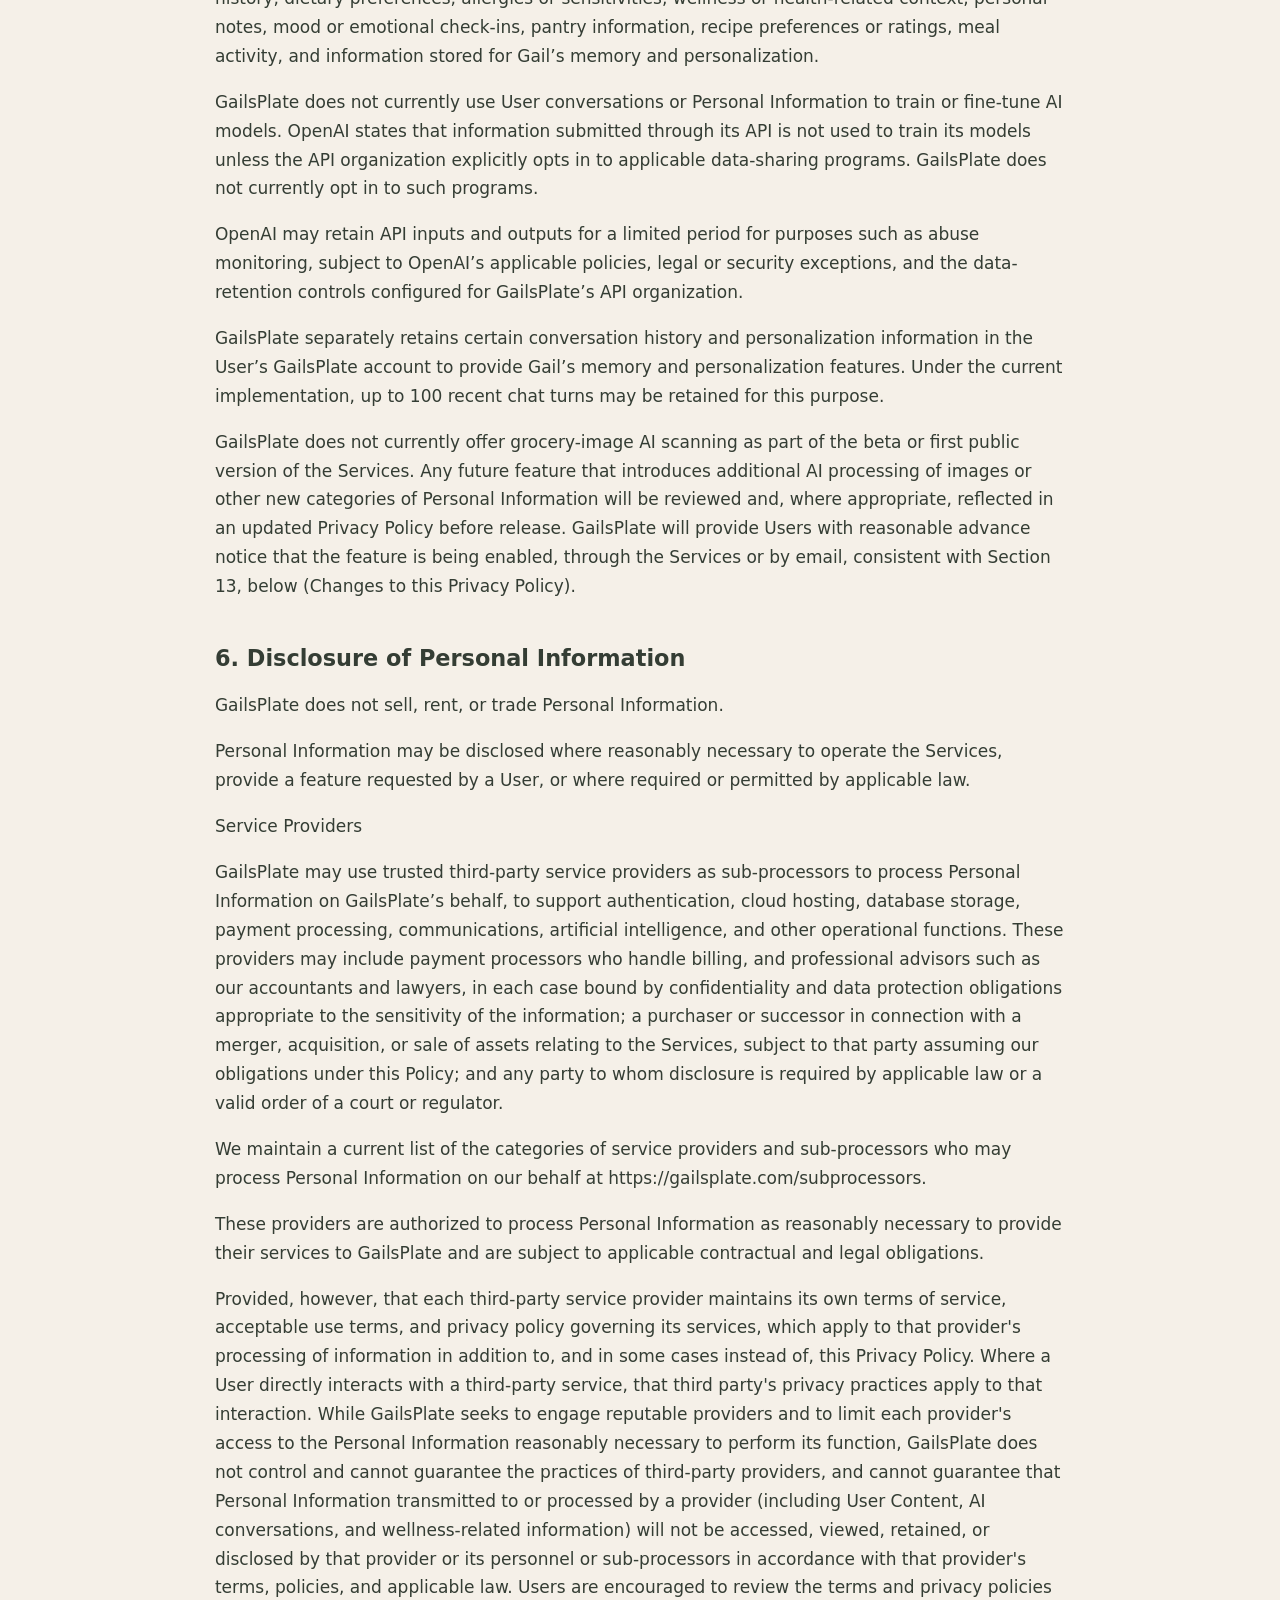
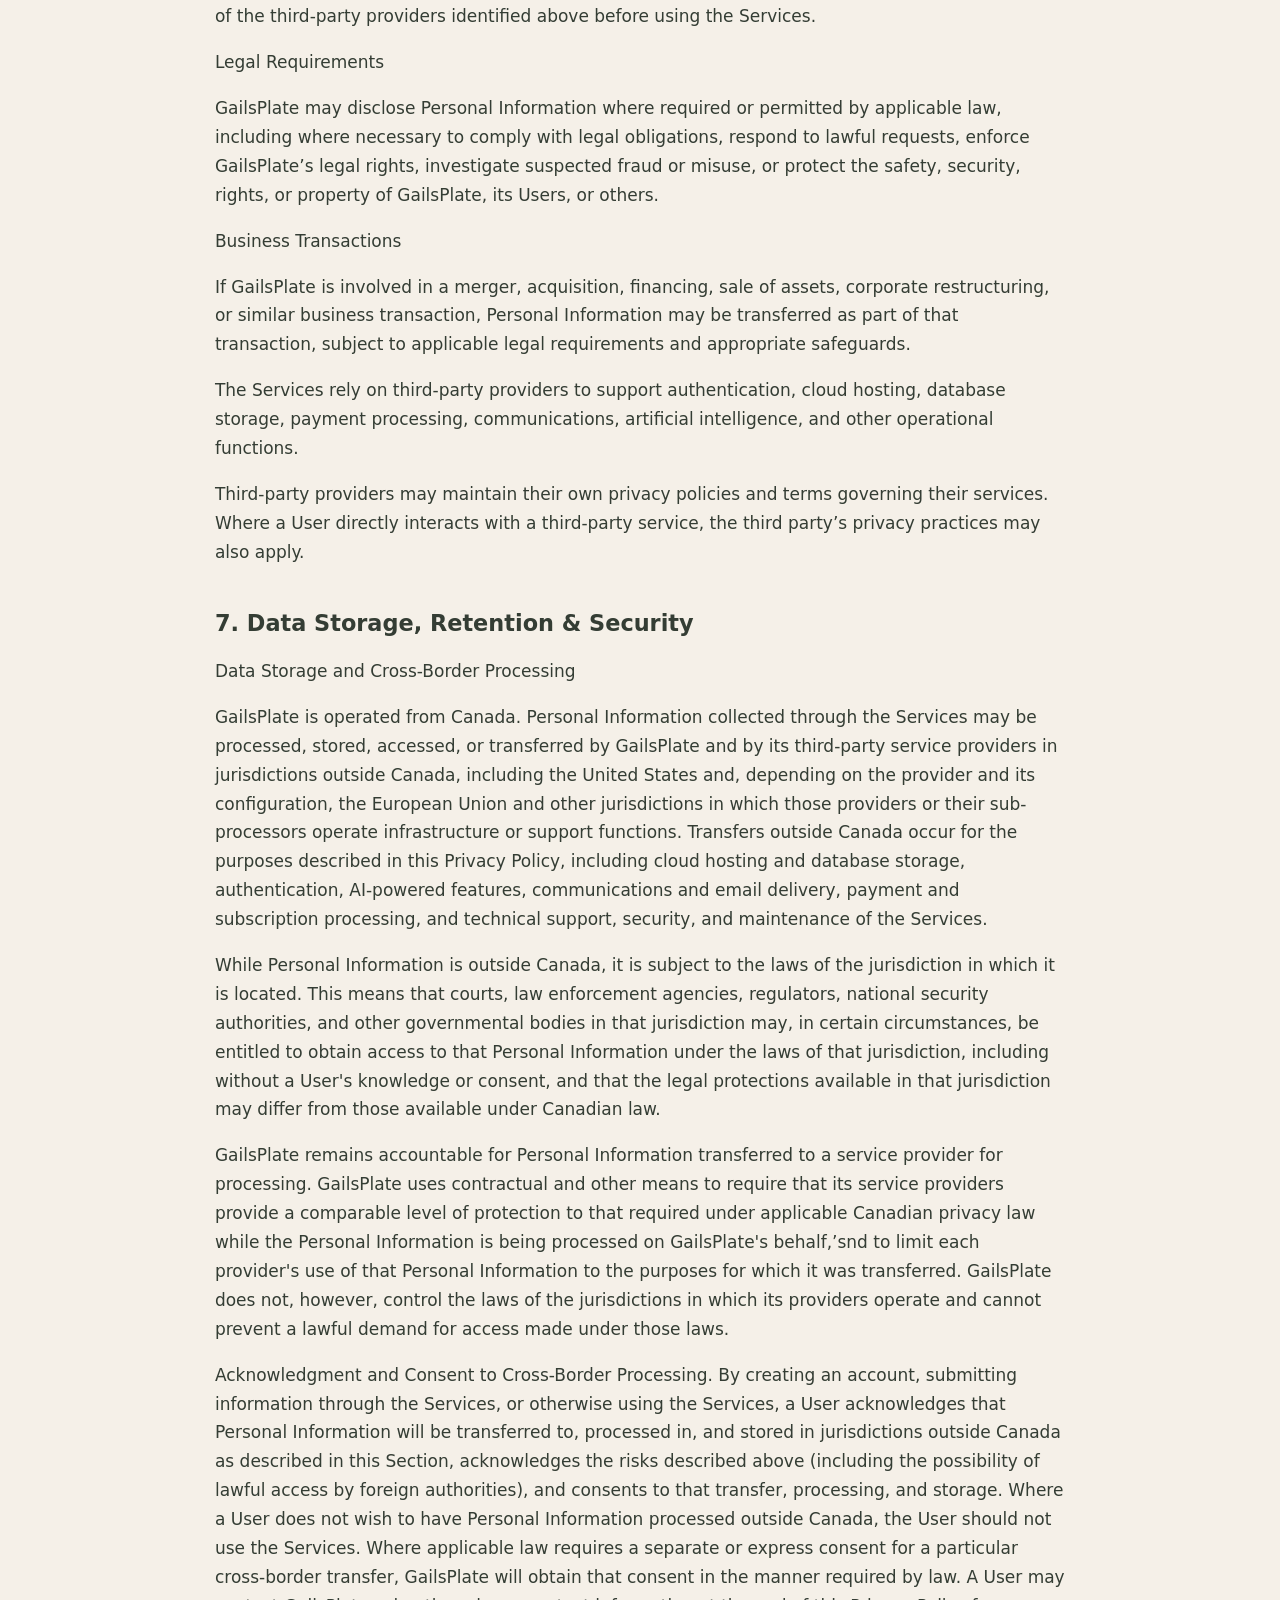
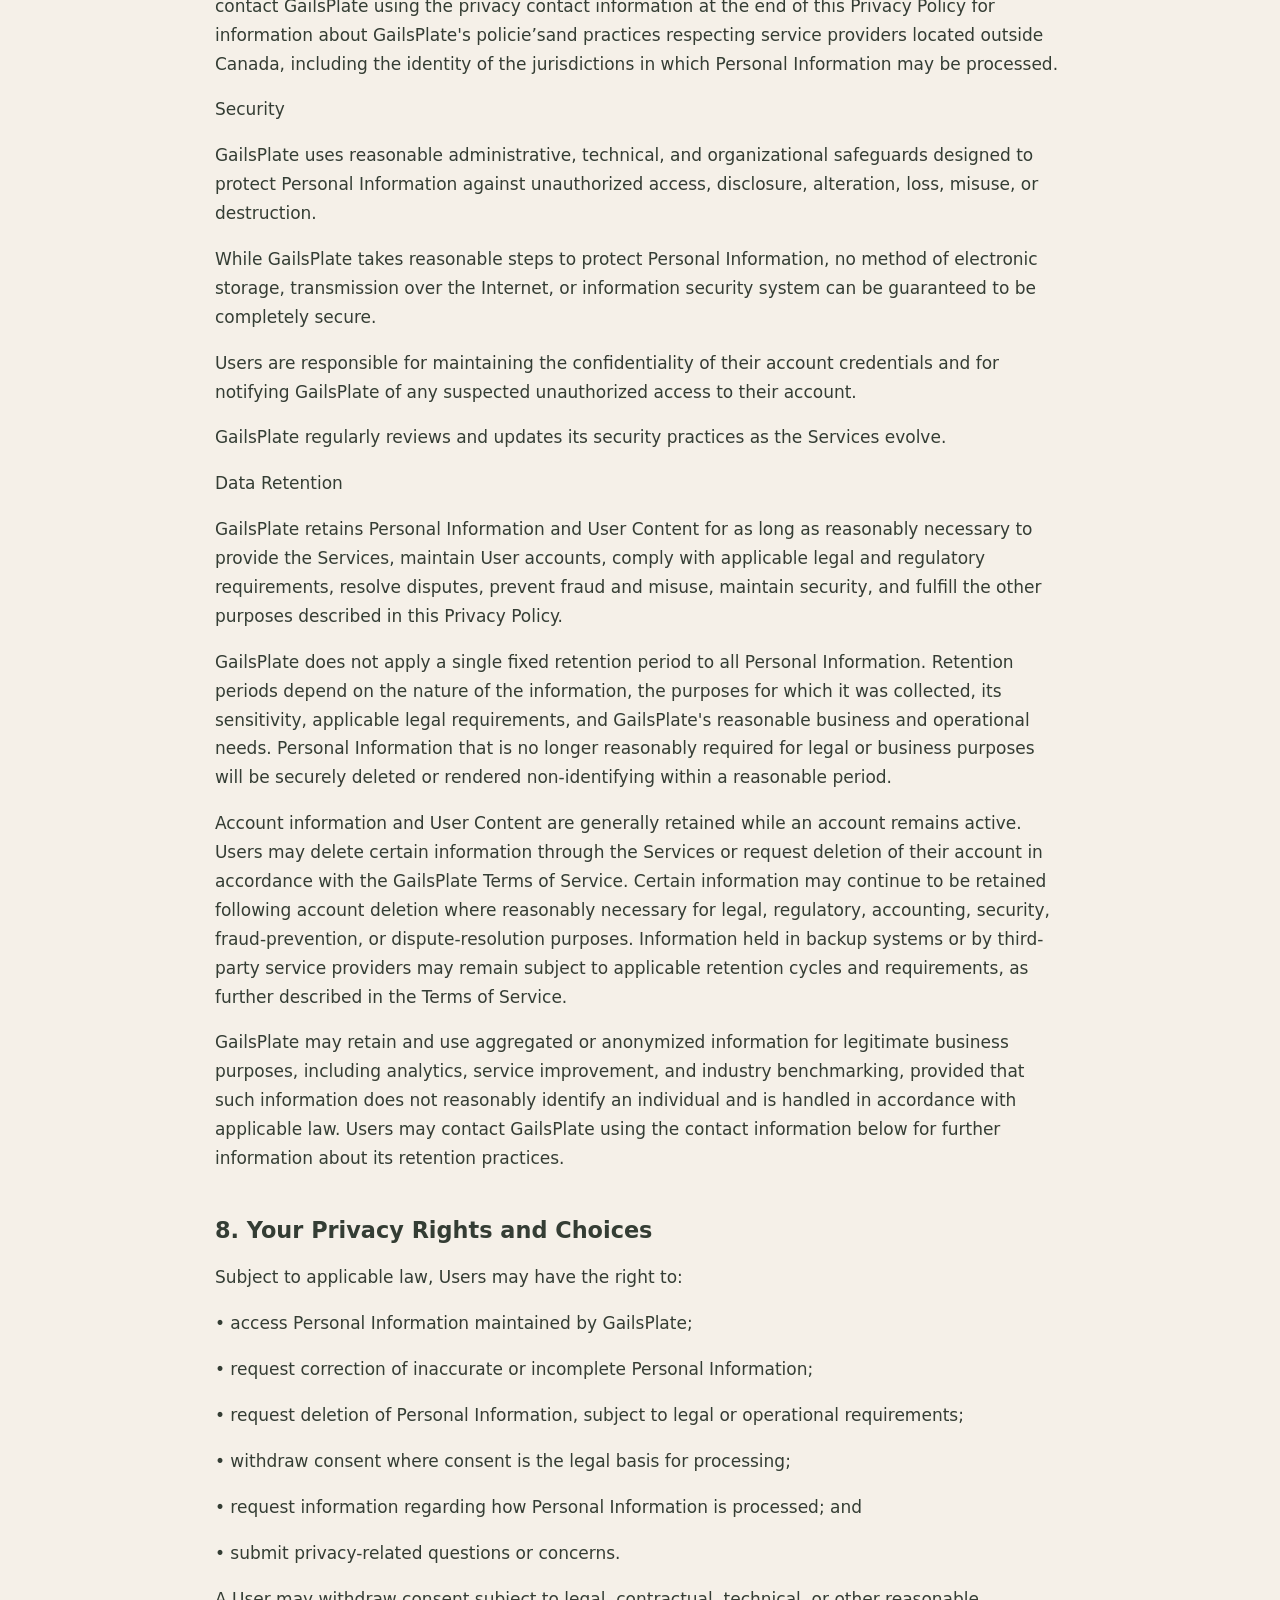
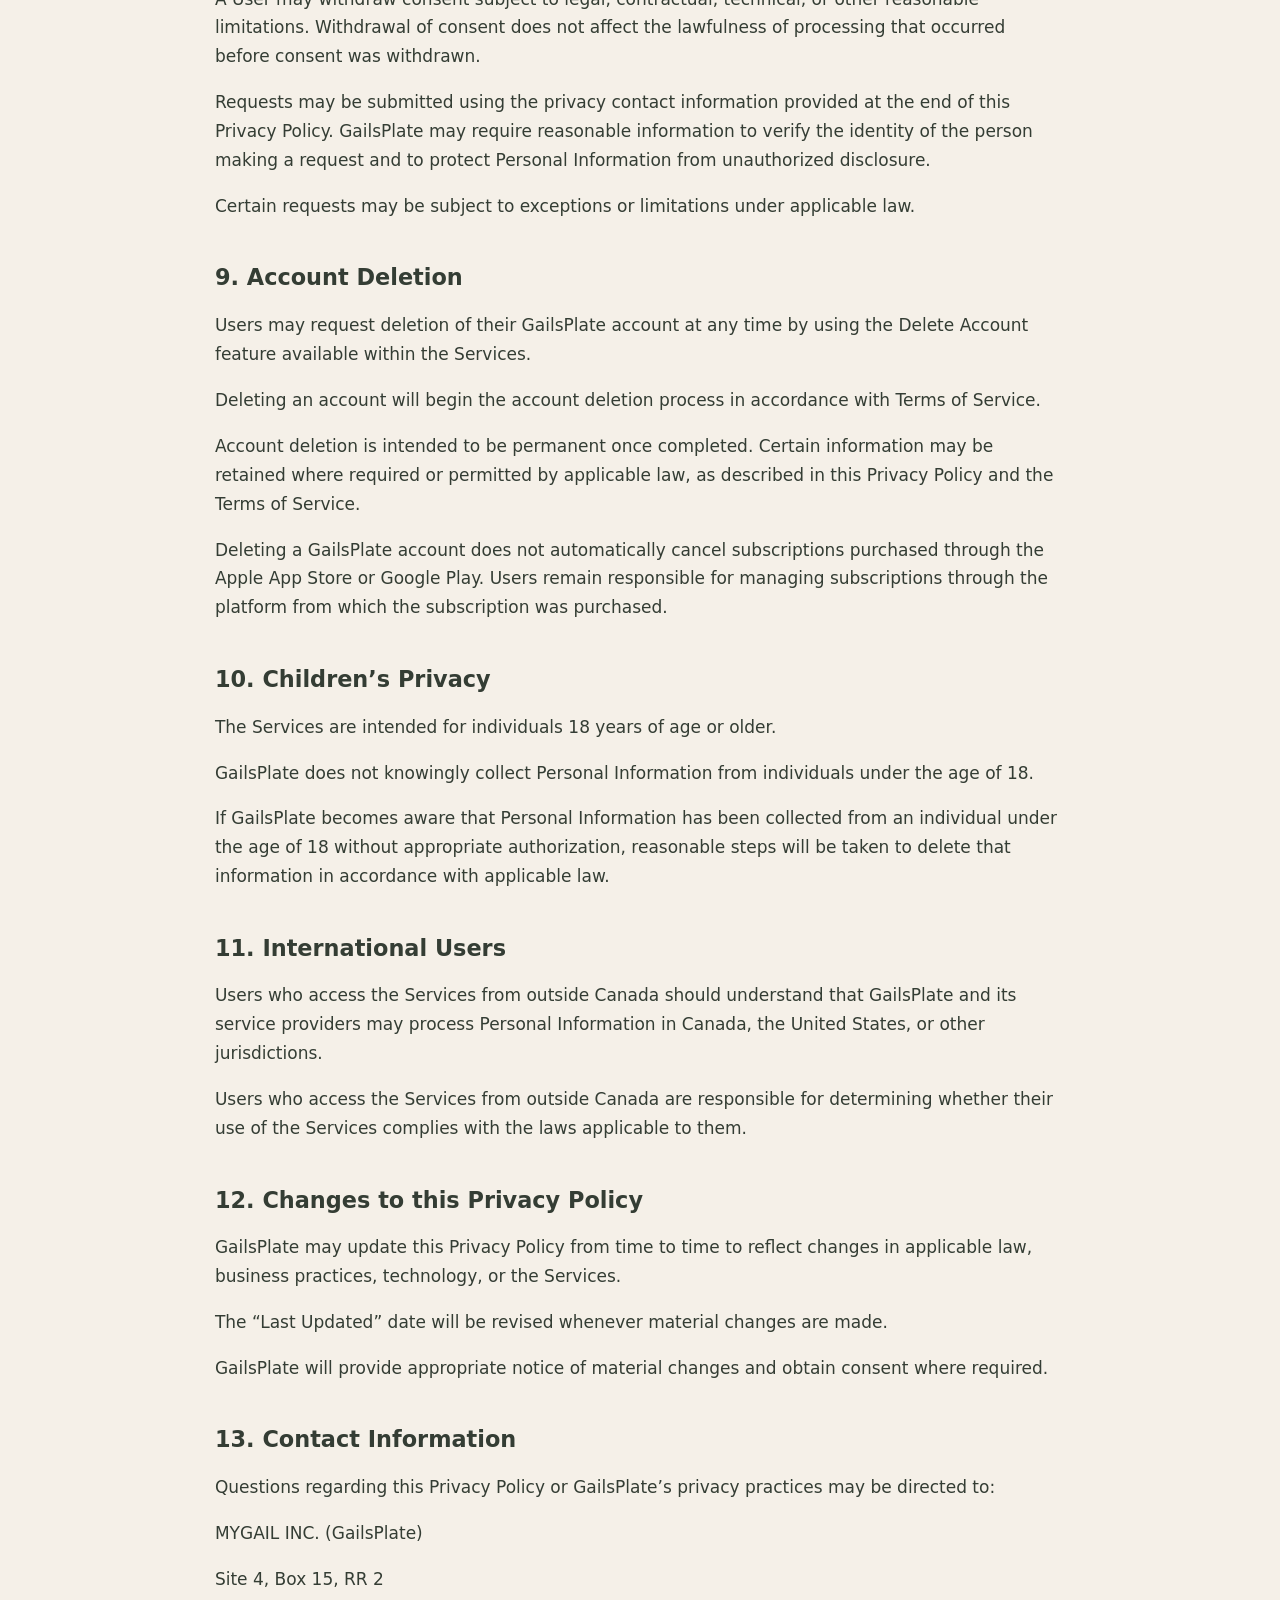
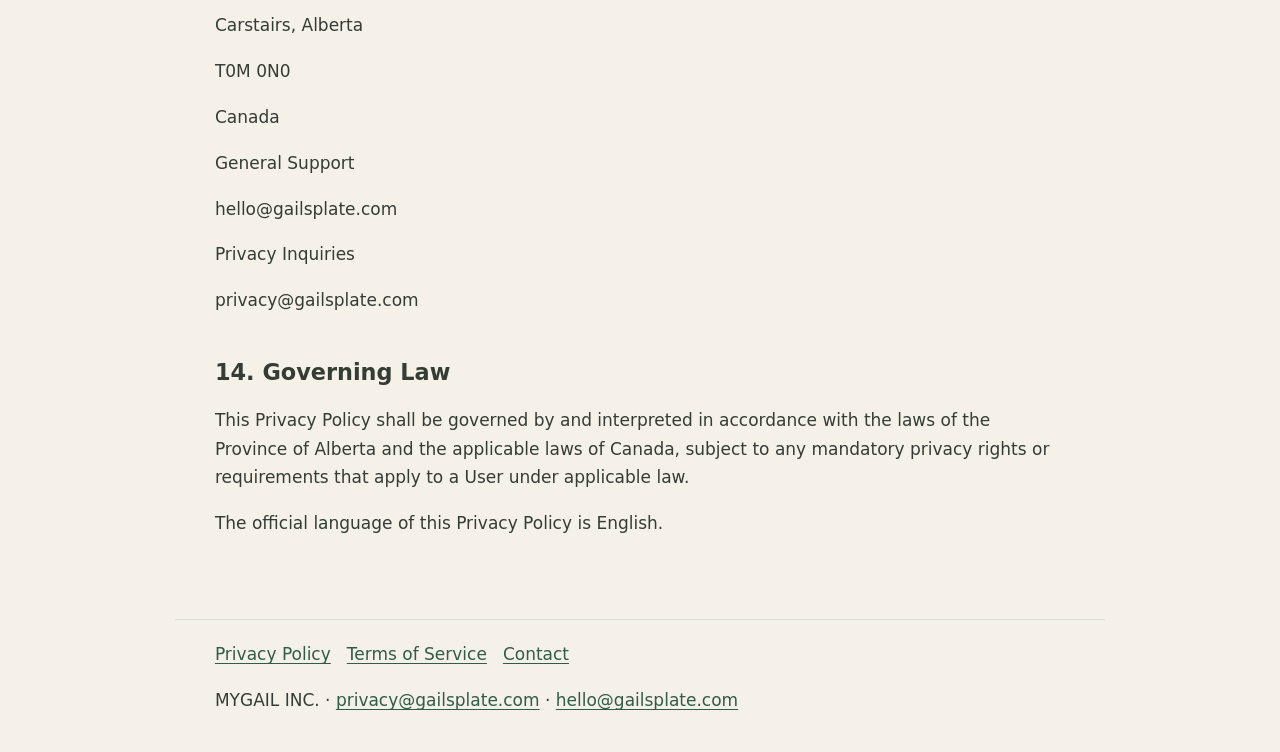
<file: consumer-health-privacy/index.html>
<!doctype html><html lang="en"><head><meta charset="utf-8"><meta name="viewport" content="width=device-width,initial-scale=1"><meta http-equiv="refresh" content="0;url=/privacy"><meta name="robots" content="noindex"><title>Privacy Policy</title><link rel="canonical" href="https://mygail.com/privacy"></head><body><p><a href="/privacy">Read our Privacy Policy</a></p></body></html>
</file>
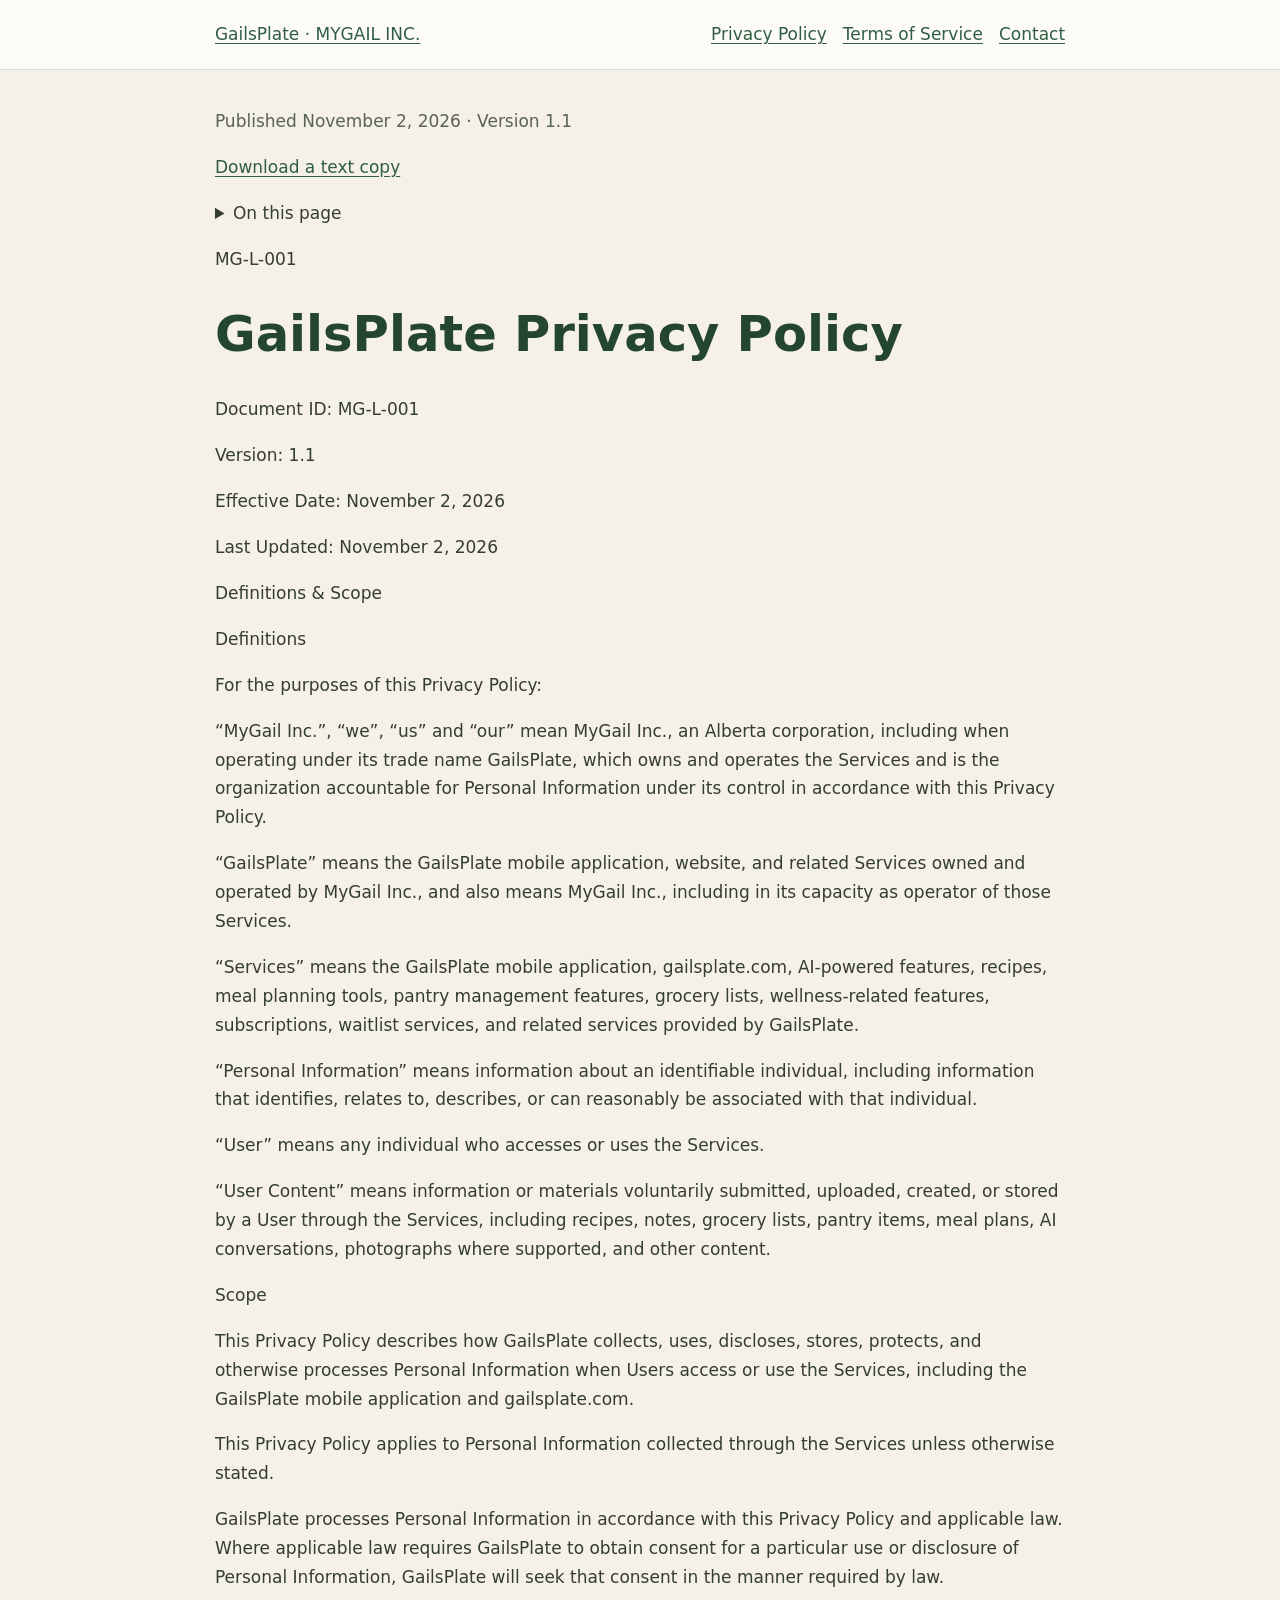
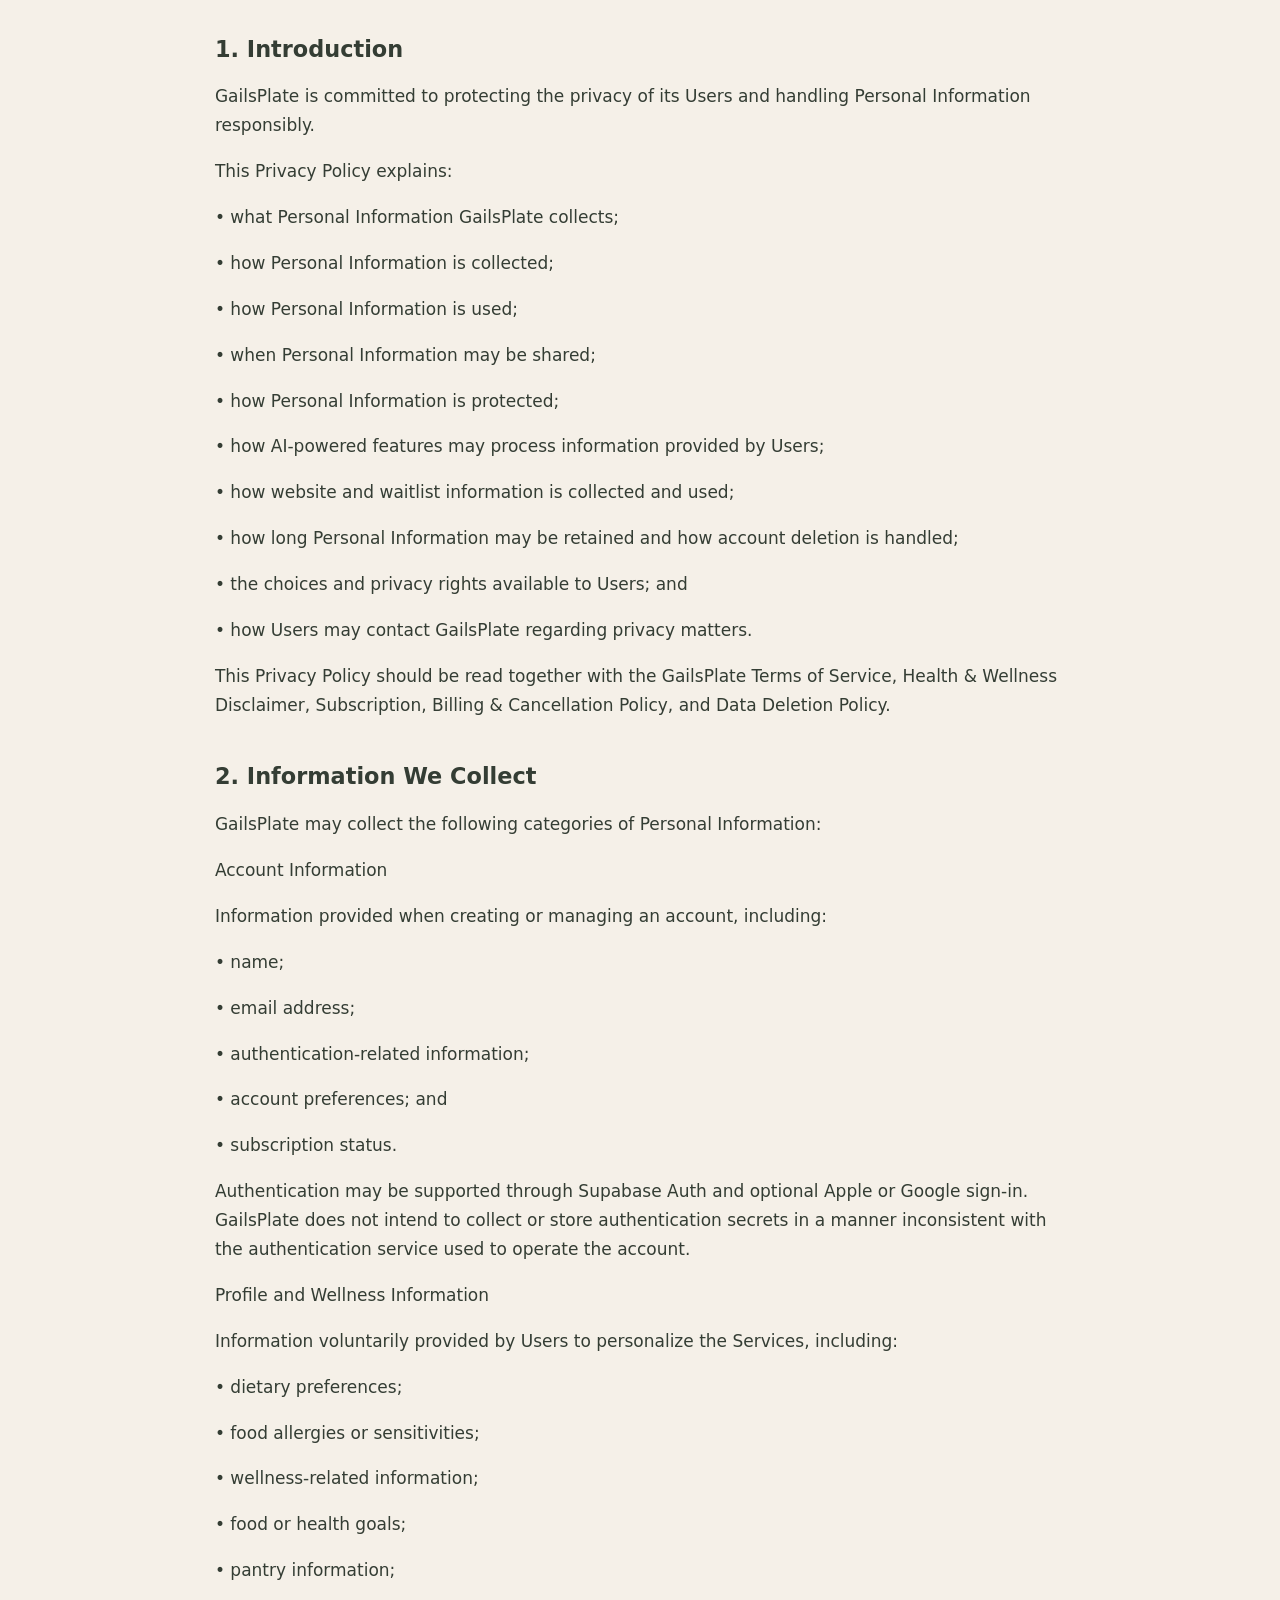
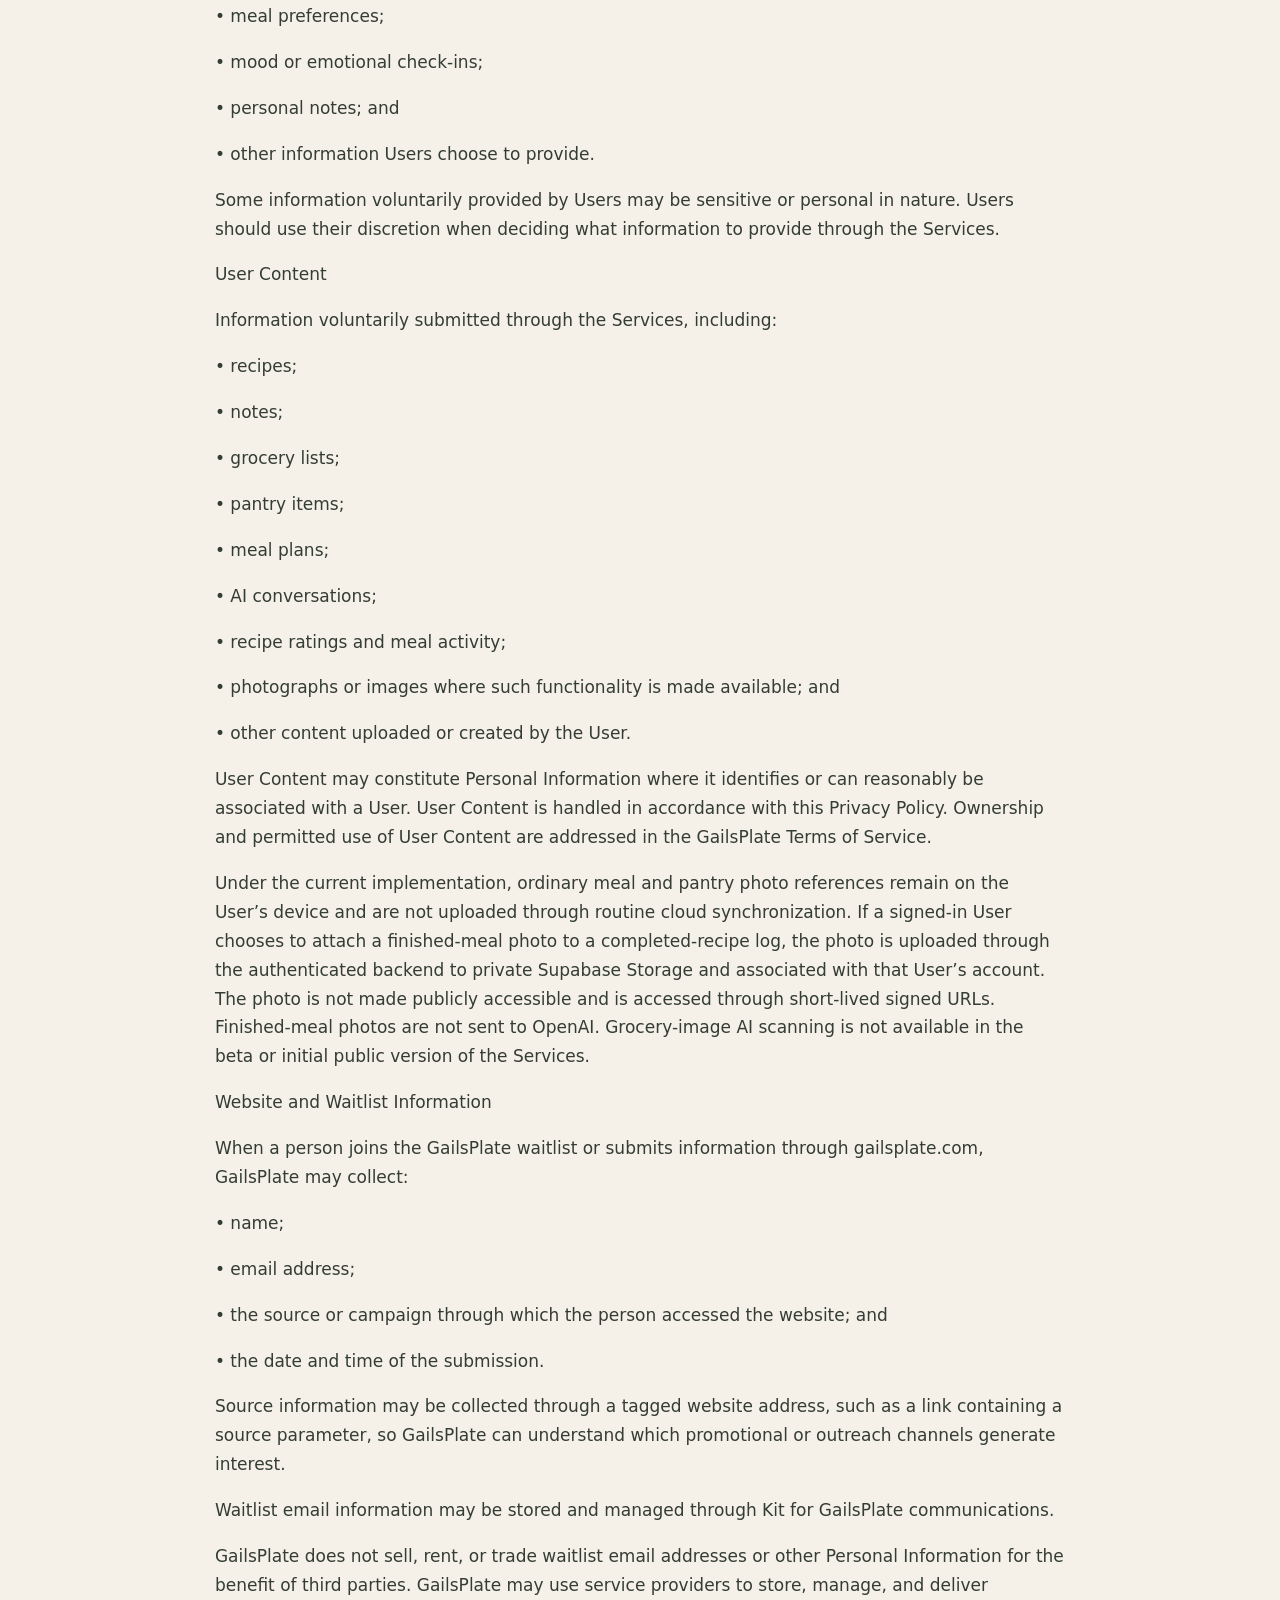
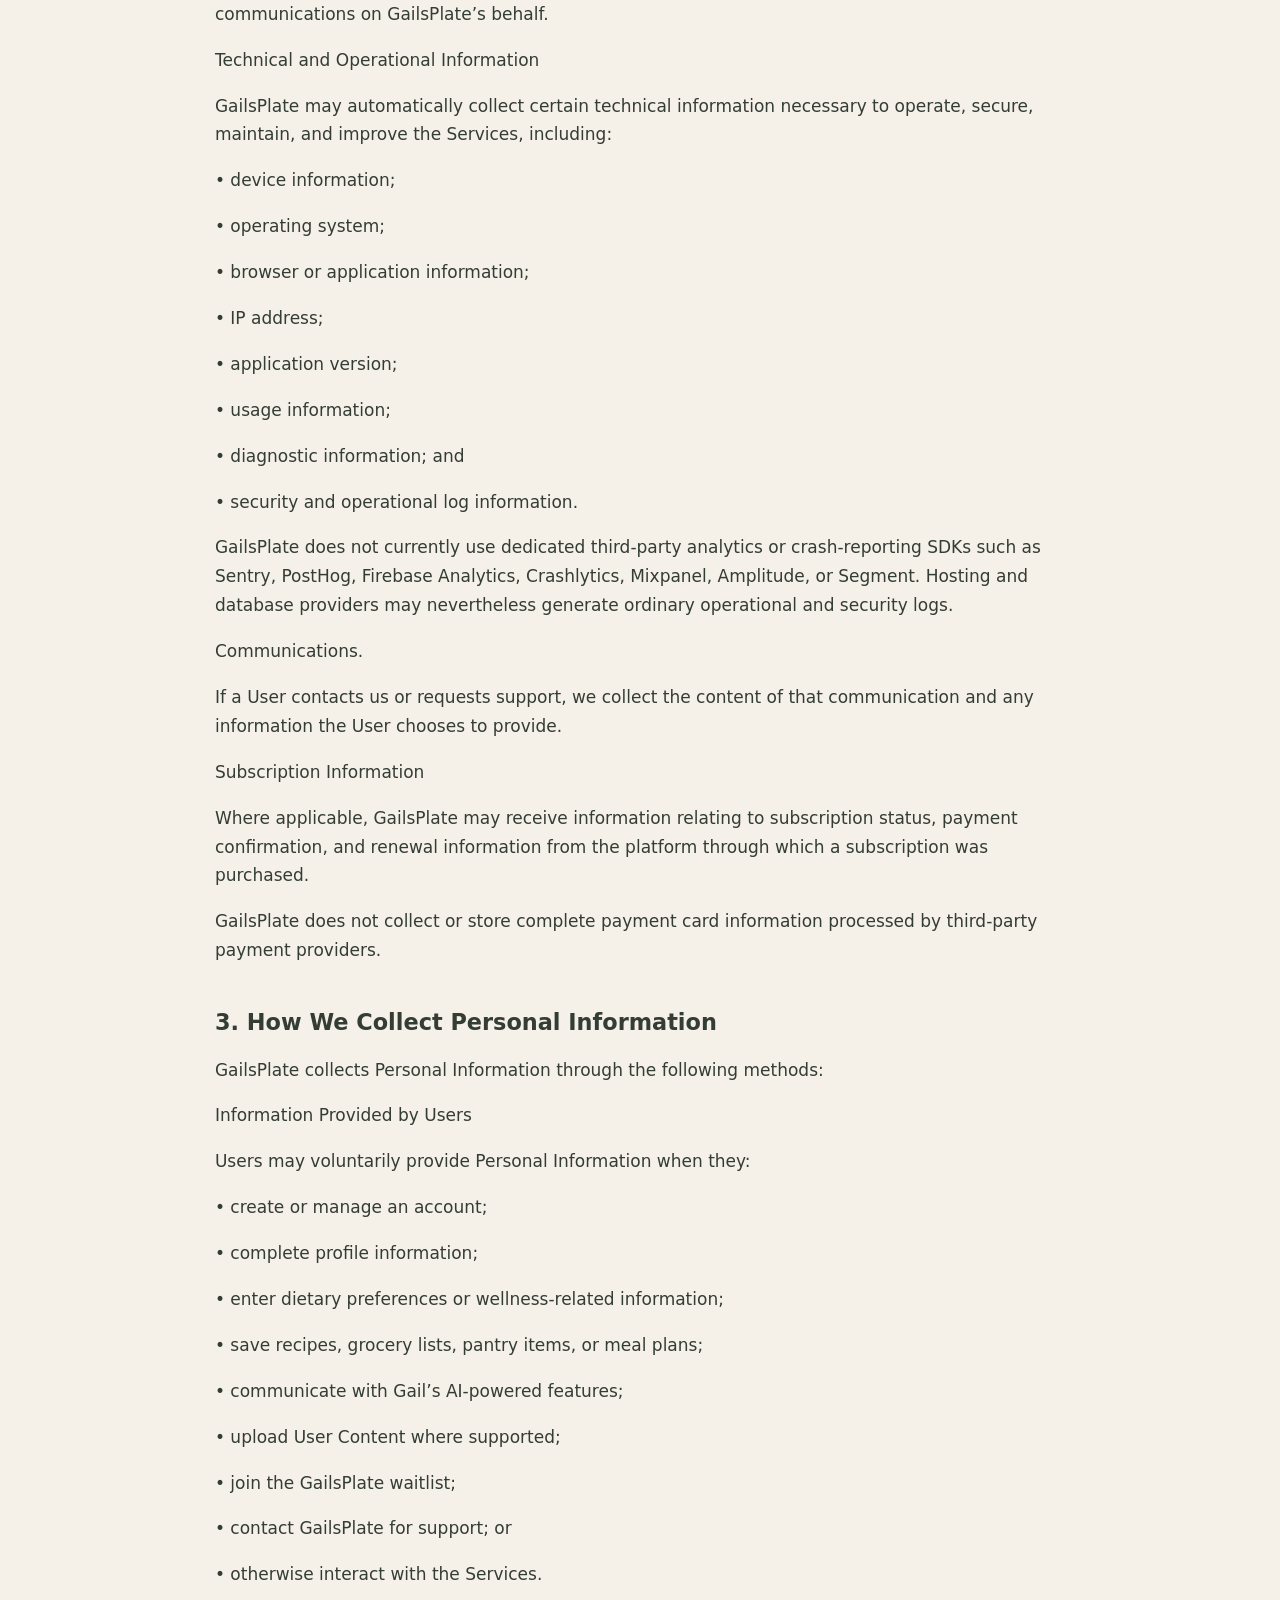
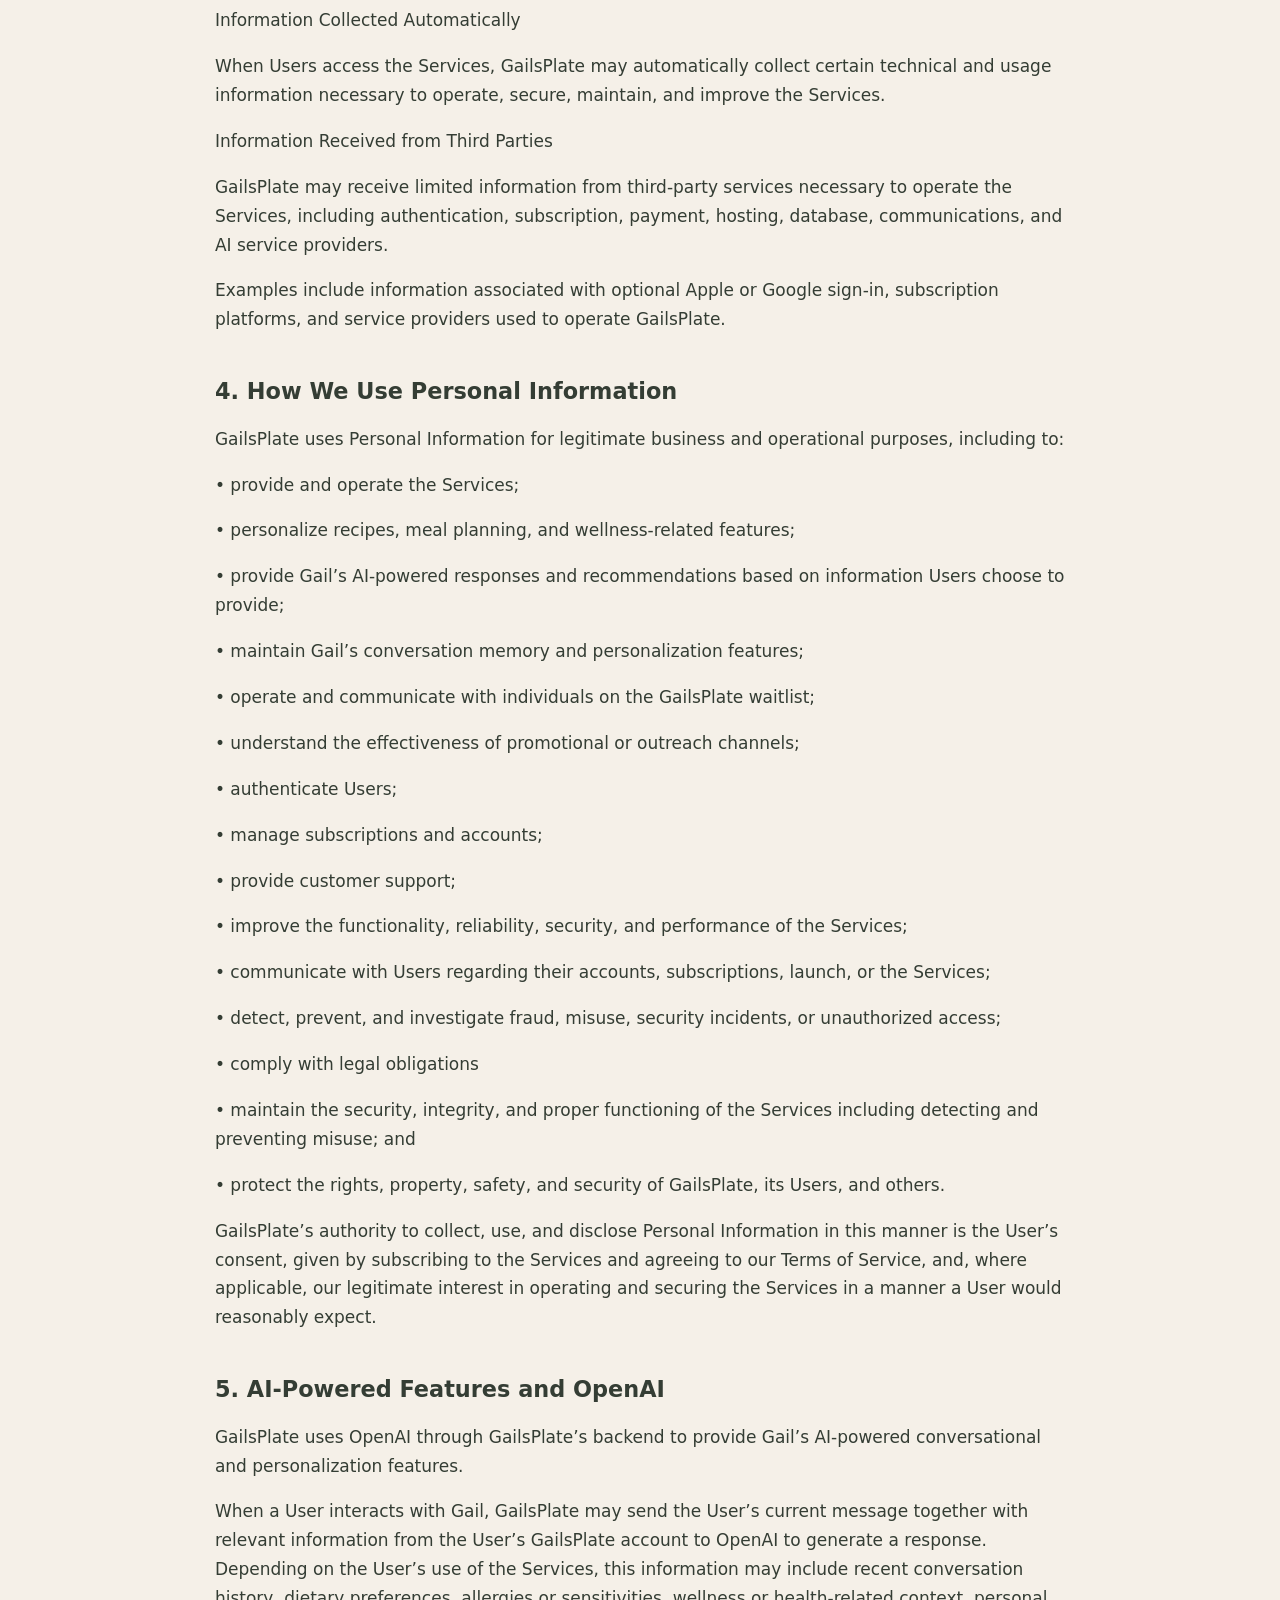
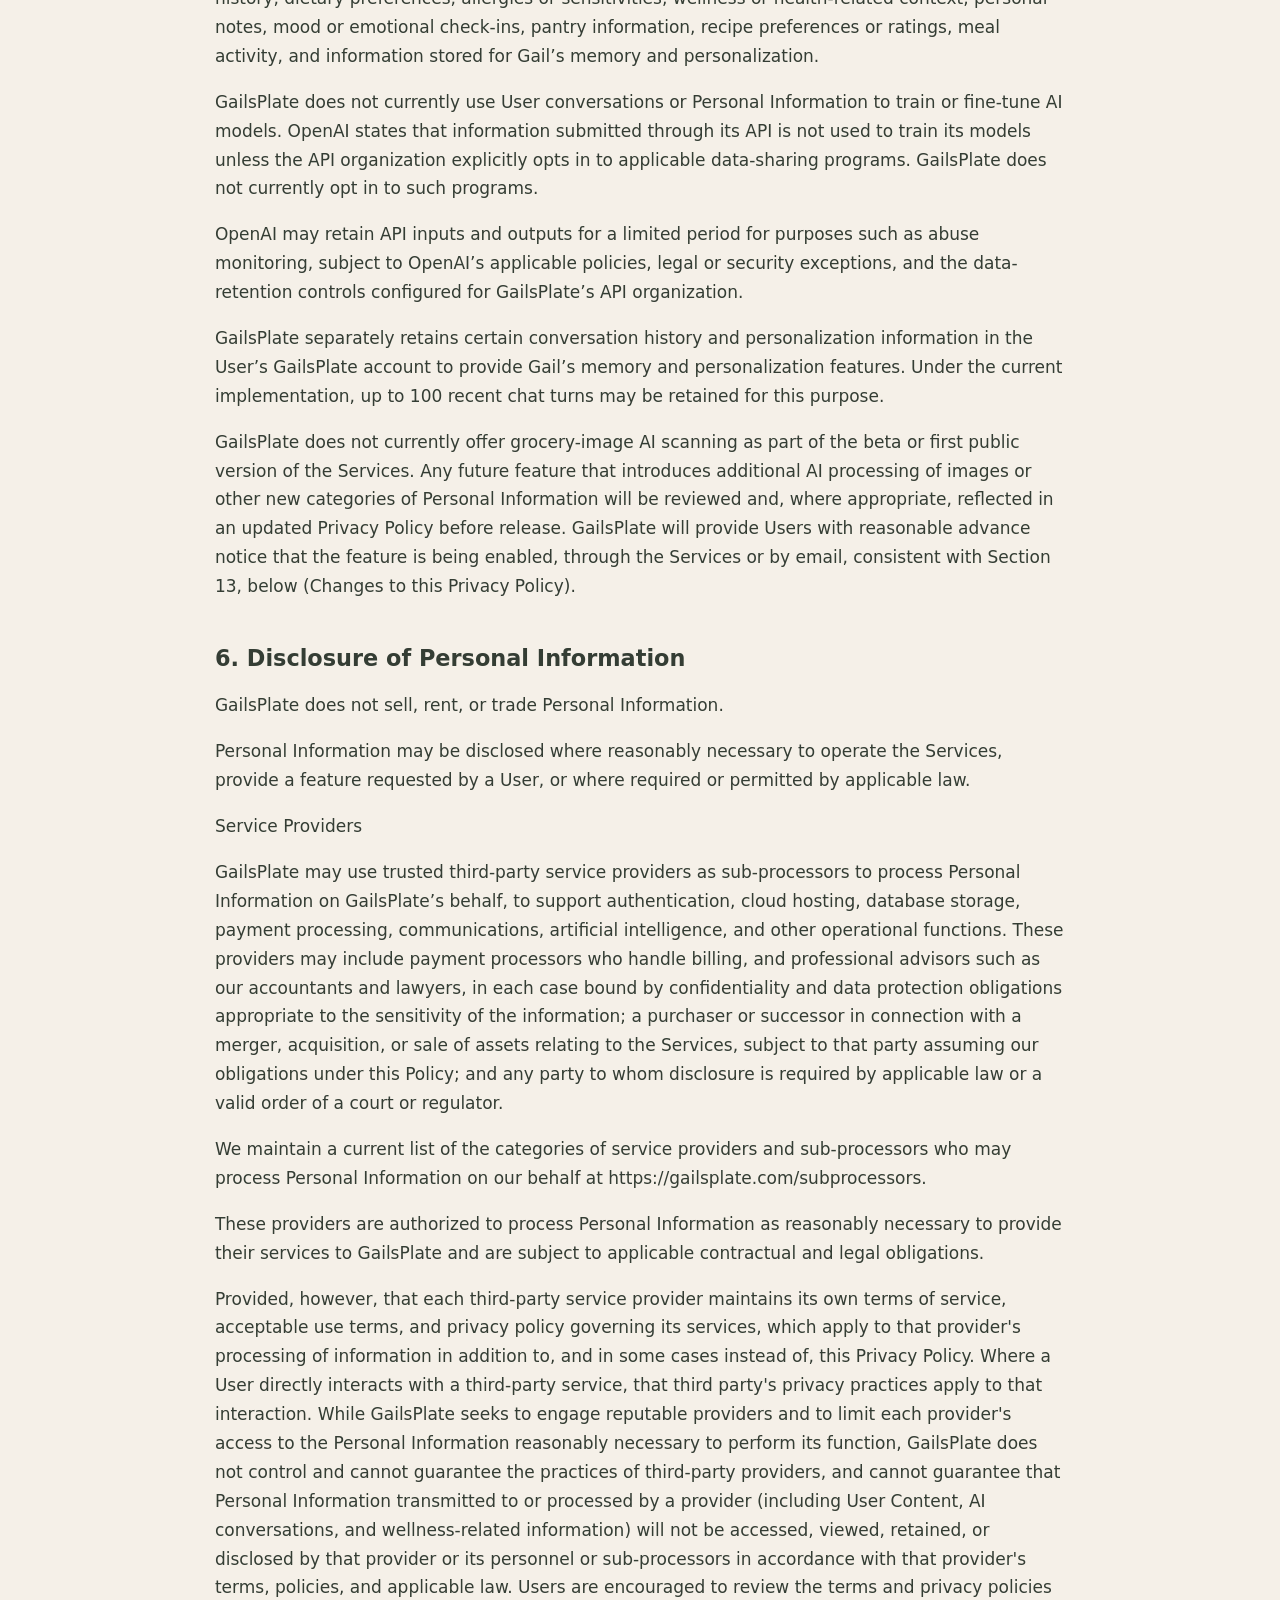
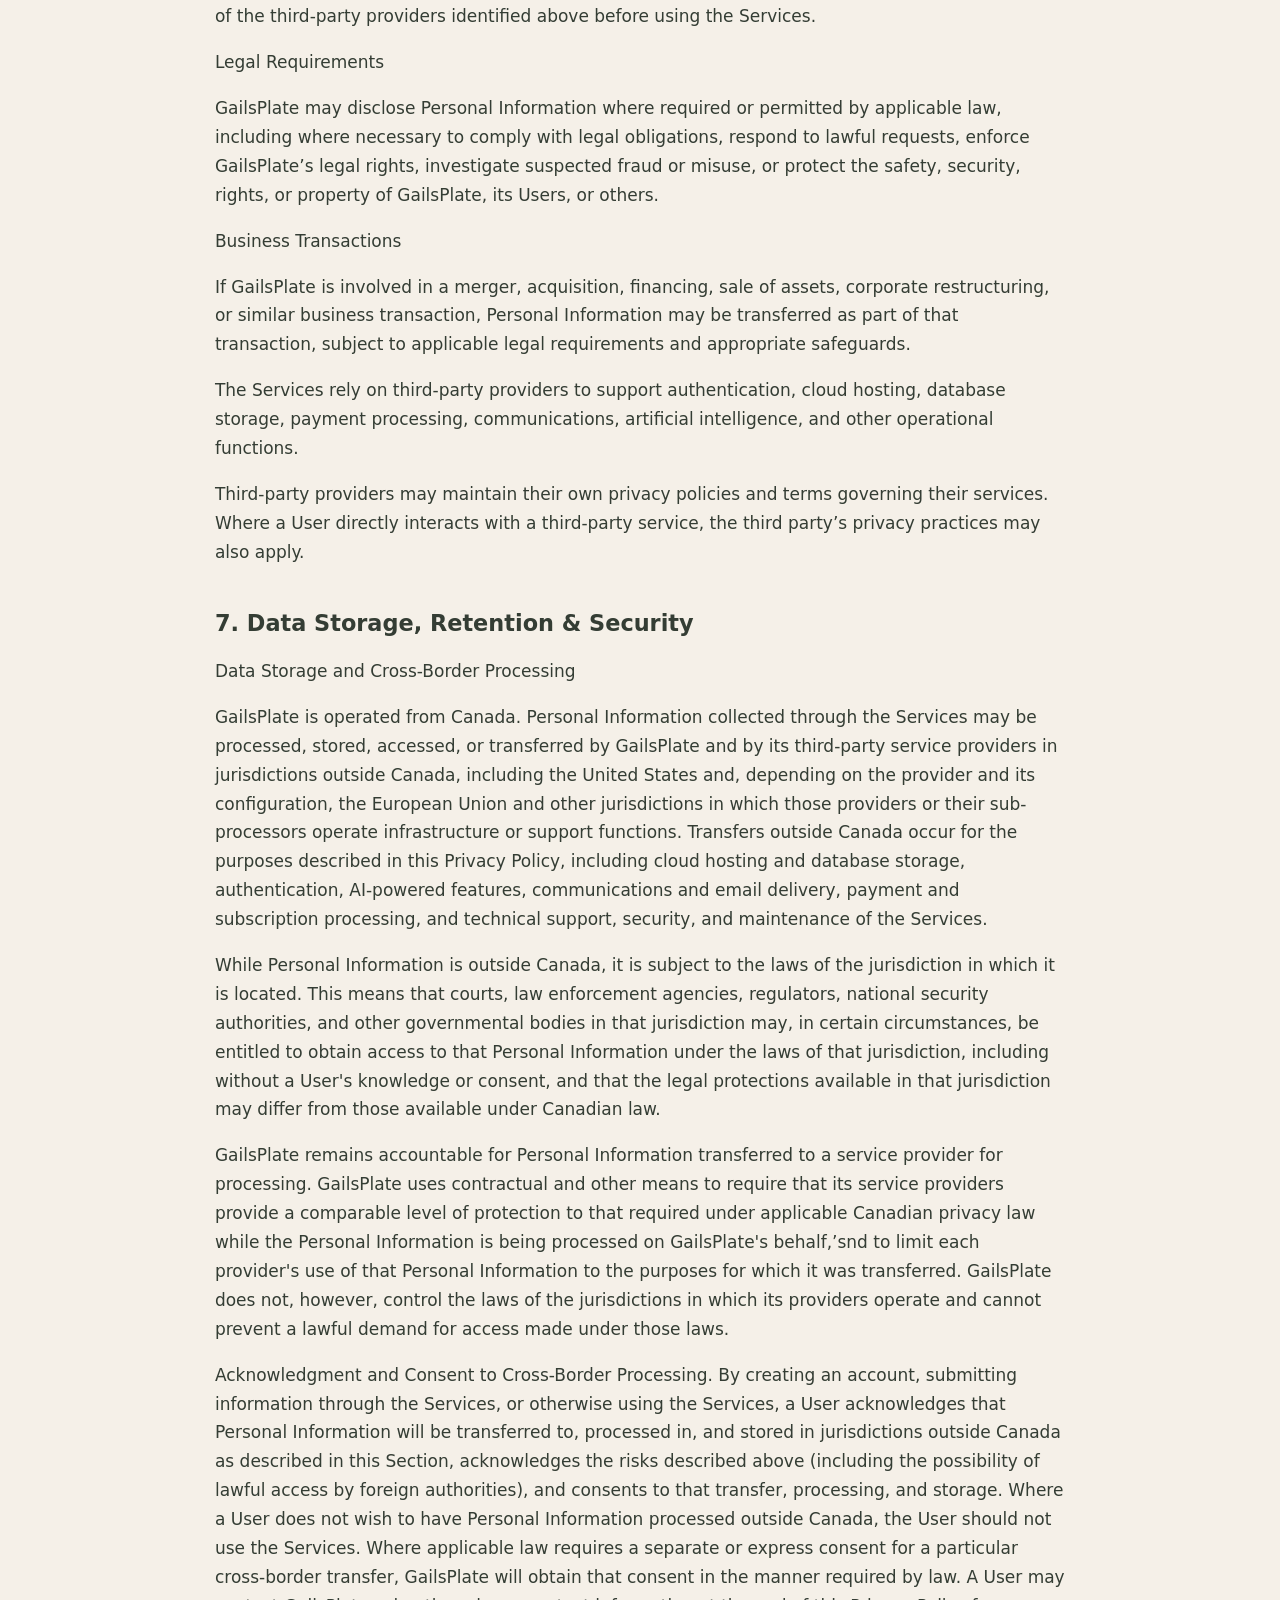
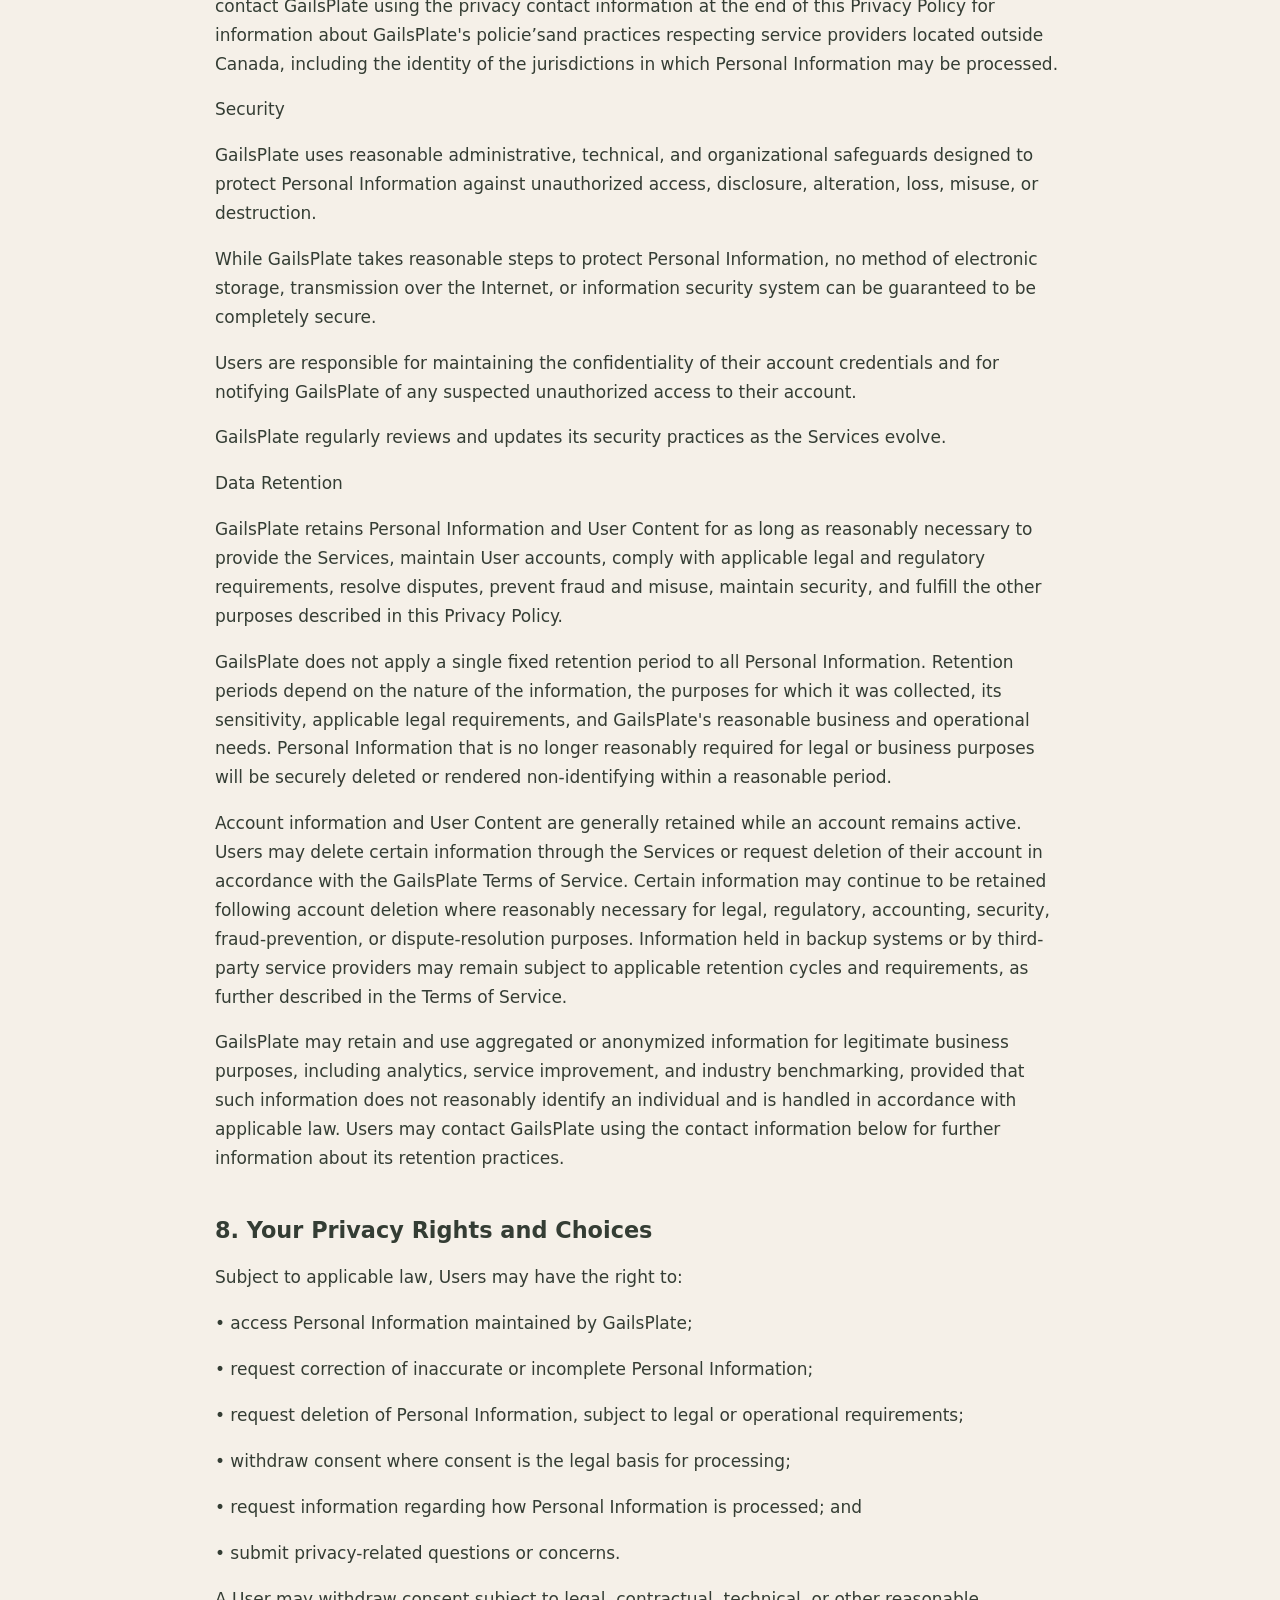
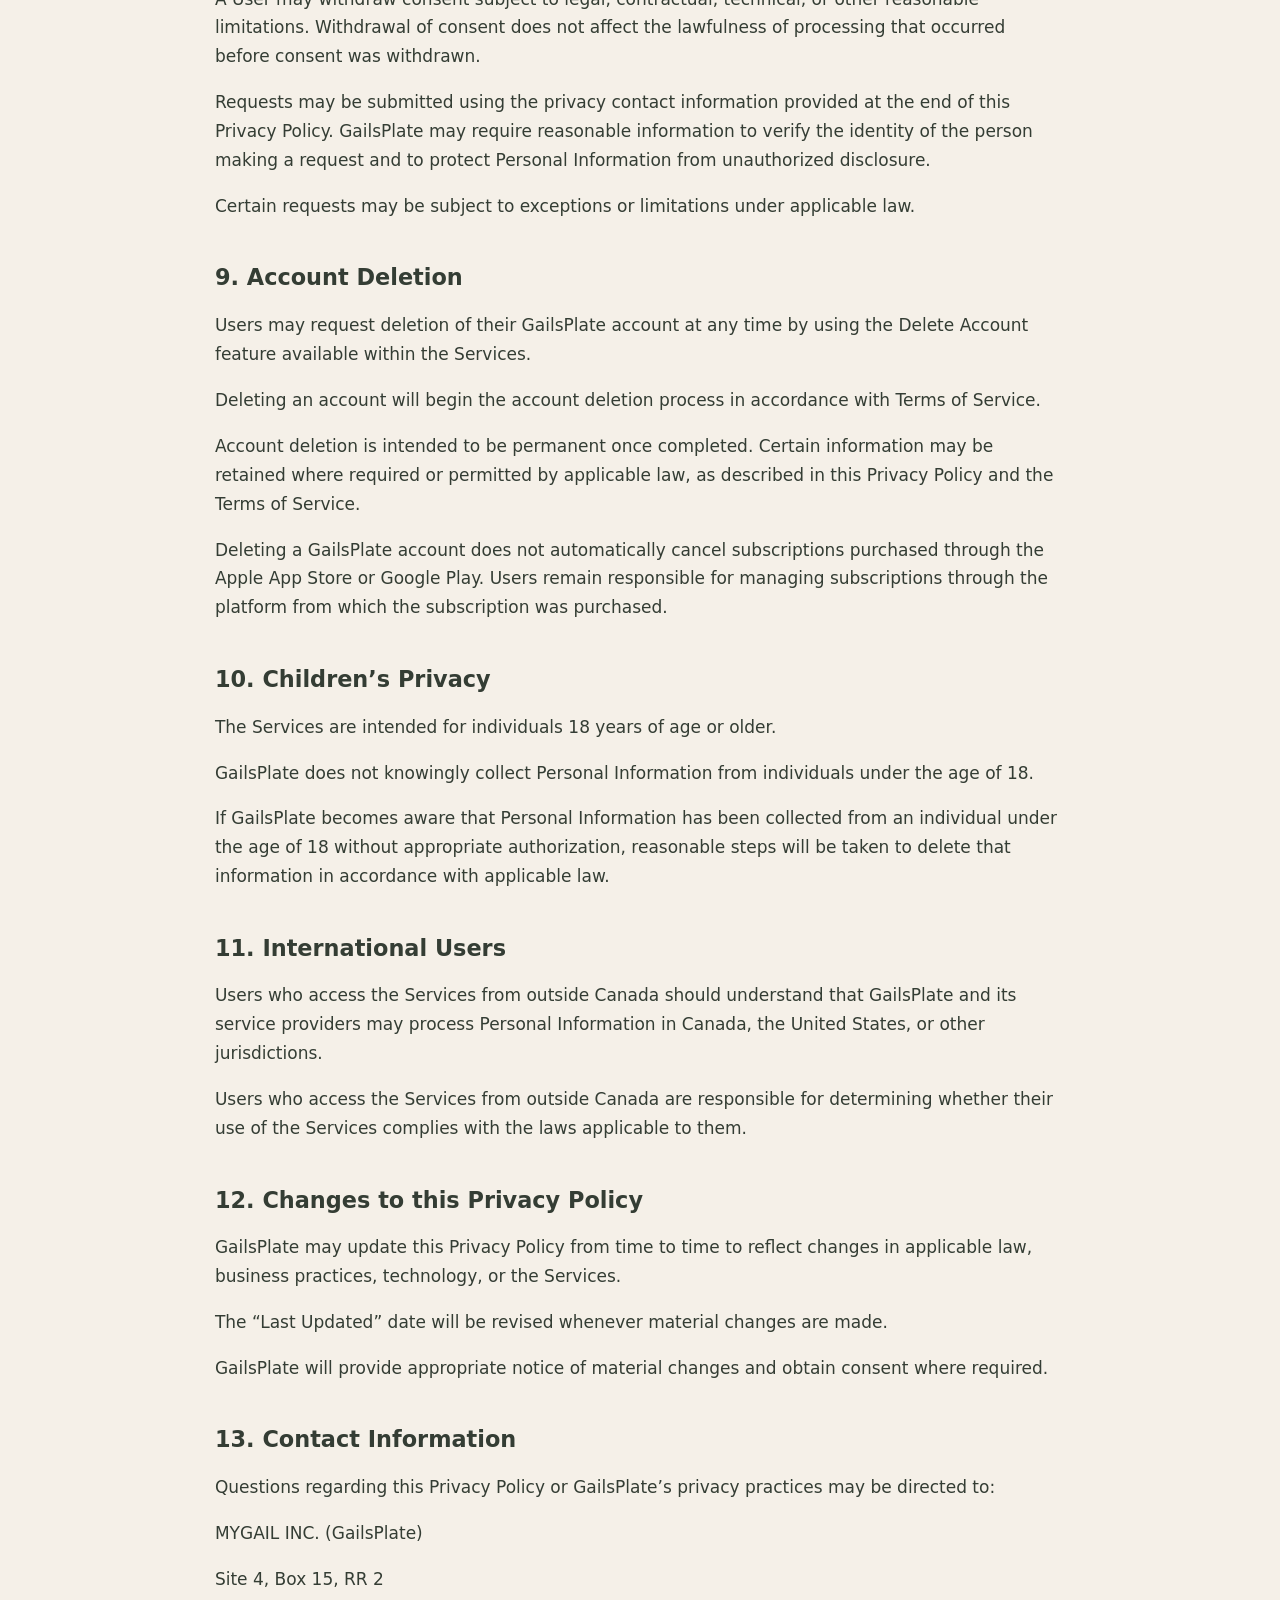
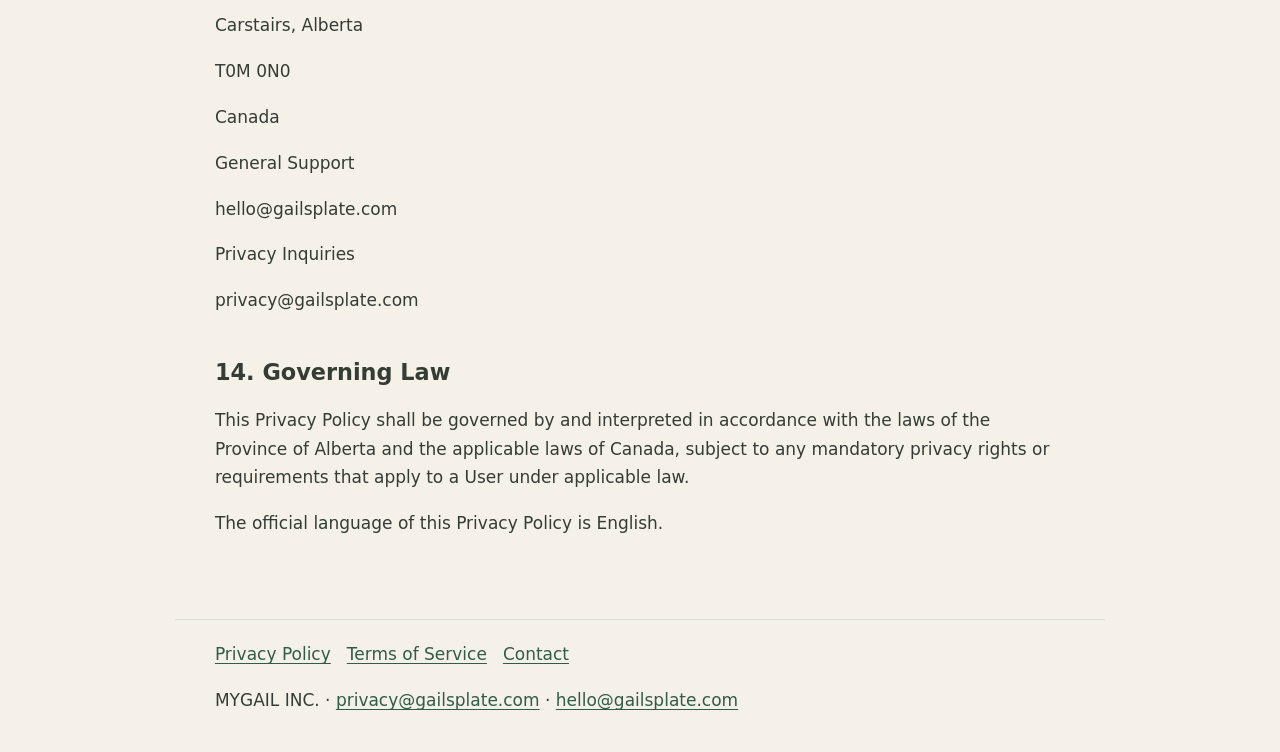
<file: privacy/index.html>
<!doctype html><html lang="en"><head><meta charset="utf-8"><meta name="viewport" content="width=device-width,initial-scale=1"><title>GailsPlate Privacy Policy | MYGAIL INC.</title><link rel="canonical" href="https://mygail.com/privacy"><link rel="stylesheet" href="/legal-publication.css"></head><body><header><div class="bar"><a href="/">GailsPlate · MYGAIL INC.</a><nav aria-label="Legal navigation"><a href="/privacy">Privacy Policy</a><a href="/terms">Terms of Service</a><a href="mailto:hello@gailsplate.com">Contact</a></nav></div></header><main><p class="meta">Published November 2, 2026 · Version 1.1</p><p><a href="/legal/2026-11-02/privacy.txt" download>Download a text copy</a></p><details><summary>On this page</summary><ol><li><a href="#paragraph-20">1. Introduction</a></li><li><a href="#paragraph-34">2. Information We Collect</a></li><li><a href="#paragraph-94">3. How We Collect Personal Information</a></li><li><a href="#paragraph-112">4. How We Use Personal Information</a></li><li><a href="#paragraph-130">5. AI-Powered Features and OpenAI</a></li><li><a href="#paragraph-137">6. Disclosure of Personal Information</a></li><li><a href="#paragraph-151">7. Data Storage, Retention &amp; Security</a></li><li><a href="#paragraph-167">8. Your Privacy Rights and Choices</a></li><li><a href="#paragraph-178">9. Account Deletion</a></li><li><a href="#paragraph-183">10. Children’s Privacy</a></li><li><a href="#paragraph-187">11. International Users</a></li><li><a href="#paragraph-190">12. Changes to this Privacy Policy</a></li><li><a href="#paragraph-194">13. Contact Information</a></li><li><a href="#paragraph-205">14. Governing Law</a></li></ol></details>
<p id="paragraph-1" data-source-paragraph="1"><span class="source-text">MG-L-001</span></p>
<h1 id="paragraph-2" data-source-paragraph="2"><span class="source-text">GailsPlate Privacy Policy</span></h1>
<p id="paragraph-3" data-source-paragraph="3"><span class="source-text">Document ID: MG-L-001</span></p>
<p id="paragraph-4" data-source-paragraph="4"><span class="source-text">Version: 1.1</span></p>
<p id="paragraph-5" data-source-paragraph="5"><span class="source-text">Effective Date: November 2, 2026</span></p>
<p id="paragraph-6" data-source-paragraph="6"><span class="source-text">Last Updated: November 2, 2026</span></p>
<p id="paragraph-7" data-source-paragraph="7"><span class="source-text">Definitions &amp; Scope</span></p>
<p id="paragraph-8" data-source-paragraph="8"><span class="source-text">Definitions</span></p>
<p id="paragraph-9" data-source-paragraph="9"><span class="source-text">For the purposes of this Privacy Policy:</span></p>
<p id="paragraph-10" data-source-paragraph="10"><span class="source-text">“MyGail Inc.”, “we”, “us” and “our” mean MyGail Inc., an Alberta corporation, including when operating under its trade name GailsPlate, which owns and operates the Services and is the organization accountable for Personal Information under its control in accordance with this Privacy Policy.</span></p>
<p id="paragraph-11" data-source-paragraph="11"><span class="source-text">“GailsPlate” means the GailsPlate mobile application, website, and related Services owned and operated by MyGail Inc., and also means MyGail Inc., including in its capacity as operator of those Services.</span></p>
<p id="paragraph-12" data-source-paragraph="12"><span class="source-text">“Services” means the GailsPlate mobile application, gailsplate.com, AI-powered features, recipes, meal planning tools, pantry management features, grocery lists, wellness-related features, subscriptions, waitlist services, and related services provided by GailsPlate.</span></p>
<p id="paragraph-13" data-source-paragraph="13"><span class="source-text">“Personal Information” means information about an identifiable individual, including information that identifies, relates to, describes, or can reasonably be associated with that individual.</span></p>
<p id="paragraph-14" data-source-paragraph="14"><span class="source-text">“User” means any individual who accesses or uses the Services.</span></p>
<p id="paragraph-15" data-source-paragraph="15"><span class="source-text">“User Content” means information or materials voluntarily submitted, uploaded, created, or stored by a User through the Services, including recipes, notes, grocery lists, pantry items, meal plans, AI conversations, photographs where supported, and other content.</span></p>
<p id="paragraph-16" data-source-paragraph="16"><span class="source-text">Scope</span></p>
<p id="paragraph-17" data-source-paragraph="17"><span class="source-text">This Privacy Policy describes how GailsPlate collects, uses, discloses, stores, protects, and otherwise processes Personal Information when Users access or use the Services, including the GailsPlate mobile application and gailsplate.com.</span></p>
<p id="paragraph-18" data-source-paragraph="18"><span class="source-text">This Privacy Policy applies to Personal Information collected through the Services unless otherwise stated.</span></p>
<p id="paragraph-19" data-source-paragraph="19"><span class="source-text">GailsPlate processes Personal Information in accordance with this Privacy Policy and applicable law. Where applicable law requires GailsPlate to obtain consent for a particular use or disclosure of Personal Information, GailsPlate will seek that consent in the manner required by law.</span></p>
<h2 id="paragraph-20" data-source-paragraph="20"><span aria-hidden="true">1. </span><span class="source-text">Introduction</span></h2>
<p id="paragraph-21" data-source-paragraph="21"><span class="source-text">GailsPlate is committed to protecting the privacy of its Users and handling Personal Information responsibly.</span></p>
<p id="paragraph-22" data-source-paragraph="22"><span class="source-text">This Privacy Policy explains:</span></p>
<p id="paragraph-23" data-source-paragraph="23"><span aria-hidden="true">• </span><span class="source-text">what Personal Information GailsPlate collects;</span></p>
<p id="paragraph-24" data-source-paragraph="24"><span aria-hidden="true">• </span><span class="source-text">how Personal Information is collected;</span></p>
<p id="paragraph-25" data-source-paragraph="25"><span aria-hidden="true">• </span><span class="source-text">how Personal Information is used;</span></p>
<p id="paragraph-26" data-source-paragraph="26"><span aria-hidden="true">• </span><span class="source-text">when Personal Information may be shared;</span></p>
<p id="paragraph-27" data-source-paragraph="27"><span aria-hidden="true">• </span><span class="source-text">how Personal Information is protected;</span></p>
<p id="paragraph-28" data-source-paragraph="28"><span aria-hidden="true">• </span><span class="source-text">how AI-powered features may process information provided by Users;</span></p>
<p id="paragraph-29" data-source-paragraph="29"><span aria-hidden="true">• </span><span class="source-text">how website and waitlist information is collected and used;</span></p>
<p id="paragraph-30" data-source-paragraph="30"><span aria-hidden="true">• </span><span class="source-text">how long Personal Information may be retained and how account deletion is handled;</span></p>
<p id="paragraph-31" data-source-paragraph="31"><span aria-hidden="true">• </span><span class="source-text">the choices and privacy rights available to Users; and</span></p>
<p id="paragraph-32" data-source-paragraph="32"><span aria-hidden="true">• </span><span class="source-text">how Users may contact GailsPlate regarding privacy matters.</span></p>
<p id="paragraph-33" data-source-paragraph="33"><span class="source-text">This Privacy Policy should be read together with the GailsPlate Terms of Service, Health &amp; Wellness Disclaimer, Subscription, Billing &amp; Cancellation Policy, and Data Deletion Policy.</span></p>
<h2 id="paragraph-34" data-source-paragraph="34"><span aria-hidden="true">2. </span><span class="source-text">Information We Collect</span></h2>
<p id="paragraph-35" data-source-paragraph="35"><span class="source-text">GailsPlate may collect the following categories of Personal Information:</span></p>
<p id="paragraph-36" data-source-paragraph="36"><span class="source-text">Account Information</span></p>
<p id="paragraph-37" data-source-paragraph="37"><span class="source-text">Information provided when creating or managing an account, including:</span></p>
<p id="paragraph-38" data-source-paragraph="38"><span aria-hidden="true">• </span><span class="source-text">name;</span></p>
<p id="paragraph-39" data-source-paragraph="39"><span aria-hidden="true">• </span><span class="source-text">email address;</span></p>
<p id="paragraph-40" data-source-paragraph="40"><span aria-hidden="true">• </span><span class="source-text">authentication-related information;</span></p>
<p id="paragraph-41" data-source-paragraph="41"><span aria-hidden="true">• </span><span class="source-text">account preferences; and</span></p>
<p id="paragraph-42" data-source-paragraph="42"><span aria-hidden="true">• </span><span class="source-text">subscription status.</span></p>
<p id="paragraph-43" data-source-paragraph="43"><span class="source-text">Authentication may be supported through Supabase Auth and optional Apple or Google sign-in. GailsPlate does not intend to collect or store authentication secrets in a manner inconsistent with the authentication service used to operate the account.</span></p>
<p id="paragraph-44" data-source-paragraph="44"><span class="source-text">Profile and Wellness Information</span></p>
<p id="paragraph-45" data-source-paragraph="45"><span class="source-text">Information voluntarily provided by Users to personalize the Services, including:</span></p>
<p id="paragraph-46" data-source-paragraph="46"><span aria-hidden="true">• </span><span class="source-text">dietary preferences;</span></p>
<p id="paragraph-47" data-source-paragraph="47"><span aria-hidden="true">• </span><span class="source-text">food allergies or sensitivities;</span></p>
<p id="paragraph-48" data-source-paragraph="48"><span aria-hidden="true">• </span><span class="source-text">wellness-related information;</span></p>
<p id="paragraph-49" data-source-paragraph="49"><span aria-hidden="true">• </span><span class="source-text">food or health goals;</span></p>
<p id="paragraph-50" data-source-paragraph="50"><span aria-hidden="true">• </span><span class="source-text">pantry information;</span></p>
<p id="paragraph-51" data-source-paragraph="51"><span aria-hidden="true">• </span><span class="source-text">meal preferences;</span></p>
<p id="paragraph-52" data-source-paragraph="52"><span aria-hidden="true">• </span><span class="source-text">mood or emotional check-ins;</span></p>
<p id="paragraph-53" data-source-paragraph="53"><span aria-hidden="true">• </span><span class="source-text">personal notes; and</span></p>
<p id="paragraph-54" data-source-paragraph="54"><span aria-hidden="true">• </span><span class="source-text">other information Users choose to provide.</span></p>
<p id="paragraph-55" data-source-paragraph="55"><span class="source-text">Some information voluntarily provided by Users may be sensitive or personal in nature. Users should use their discretion when deciding what information to provide through the Services.</span></p>
<p id="paragraph-56" data-source-paragraph="56"><span class="source-text">User Content</span></p>
<p id="paragraph-57" data-source-paragraph="57"><span class="source-text">Information voluntarily submitted through the Services, including:</span></p>
<p id="paragraph-58" data-source-paragraph="58"><span aria-hidden="true">• </span><span class="source-text">recipes;</span></p>
<p id="paragraph-59" data-source-paragraph="59"><span aria-hidden="true">• </span><span class="source-text">notes;</span></p>
<p id="paragraph-60" data-source-paragraph="60"><span aria-hidden="true">• </span><span class="source-text">grocery lists;</span></p>
<p id="paragraph-61" data-source-paragraph="61"><span aria-hidden="true">• </span><span class="source-text">pantry items;</span></p>
<p id="paragraph-62" data-source-paragraph="62"><span aria-hidden="true">• </span><span class="source-text">meal plans;</span></p>
<p id="paragraph-63" data-source-paragraph="63"><span aria-hidden="true">• </span><span class="source-text">AI conversations;</span></p>
<p id="paragraph-64" data-source-paragraph="64"><span aria-hidden="true">• </span><span class="source-text">recipe ratings and meal activity;</span></p>
<p id="paragraph-65" data-source-paragraph="65"><span aria-hidden="true">• </span><span class="source-text">photographs or images where such functionality is made available; and</span></p>
<p id="paragraph-66" data-source-paragraph="66"><span aria-hidden="true">• </span><span class="source-text">other content uploaded or created by the User.</span></p>
<p id="paragraph-67" data-source-paragraph="67"><span class="source-text">User Content may constitute Personal Information where it identifies or can reasonably be associated with a User. User Content is handled in accordance with this Privacy Policy. Ownership and permitted use of User Content are addressed in the GailsPlate Terms of Service.</span></p>
<p id="paragraph-68" data-source-paragraph="68"><span class="source-text">Under the current implementation, ordinary meal and pantry photo references remain on the User’s device and are not uploaded through routine cloud synchronization. If a signed-in User chooses to attach a finished-meal photo to a completed-recipe log, the photo is uploaded through the authenticated backend to private Supabase Storage and associated with that User’s account. The photo is not made publicly accessible and is accessed through short-lived signed URLs. Finished-meal photos are not sent to OpenAI. Grocery-image AI scanning is not available in the beta or initial public version of the Services.</span></p>
<p id="paragraph-69" data-source-paragraph="69"><span class="source-text">Website and Waitlist Information</span></p>
<p id="paragraph-70" data-source-paragraph="70"><span class="source-text">When a person joins the GailsPlate waitlist or submits information through gailsplate.com, GailsPlate may collect:</span></p>
<p id="paragraph-71" data-source-paragraph="71"><span aria-hidden="true">• </span><span class="source-text">name;</span></p>
<p id="paragraph-72" data-source-paragraph="72"><span aria-hidden="true">• </span><span class="source-text">email address;</span></p>
<p id="paragraph-73" data-source-paragraph="73"><span aria-hidden="true">• </span><span class="source-text">the source or campaign through which the person accessed the website; and</span></p>
<p id="paragraph-74" data-source-paragraph="74"><span aria-hidden="true">• </span><span class="source-text">the date and time of the submission.</span></p>
<p id="paragraph-75" data-source-paragraph="75"><span class="source-text">Source information may be collected through a tagged website address, such as a link containing a source parameter, so GailsPlate can understand which promotional or outreach channels generate interest.</span></p>
<p id="paragraph-76" data-source-paragraph="76"><span class="source-text">Waitlist email information may be stored and managed through Kit for GailsPlate communications.</span></p>
<p id="paragraph-77" data-source-paragraph="77"><span class="source-text">GailsPlate does not sell, rent, or trade waitlist email addresses or other Personal Information for the benefit of third parties. GailsPlate may use service providers to store, manage, and deliver communications on GailsPlate’s behalf.</span></p>
<p id="paragraph-78" data-source-paragraph="78"><span class="source-text">Technical and Operational Information</span></p>
<p id="paragraph-79" data-source-paragraph="79"><span class="source-text">GailsPlate may automatically collect certain technical information necessary to operate, secure, maintain, and improve the Services, including:</span></p>
<p id="paragraph-80" data-source-paragraph="80"><span aria-hidden="true">• </span><span class="source-text">device information;</span></p>
<p id="paragraph-81" data-source-paragraph="81"><span aria-hidden="true">• </span><span class="source-text">operating system;</span></p>
<p id="paragraph-82" data-source-paragraph="82"><span aria-hidden="true">• </span><span class="source-text">browser or application information;</span></p>
<p id="paragraph-83" data-source-paragraph="83"><span aria-hidden="true">• </span><span class="source-text">IP address;</span></p>
<p id="paragraph-84" data-source-paragraph="84"><span aria-hidden="true">• </span><span class="source-text">application version;</span></p>
<p id="paragraph-85" data-source-paragraph="85"><span aria-hidden="true">• </span><span class="source-text">usage information;</span></p>
<p id="paragraph-86" data-source-paragraph="86"><span aria-hidden="true">• </span><span class="source-text">diagnostic information; and</span></p>
<p id="paragraph-87" data-source-paragraph="87"><span aria-hidden="true">• </span><span class="source-text">security and operational log information.</span></p>
<p id="paragraph-88" data-source-paragraph="88"><span class="source-text">GailsPlate does not currently use dedicated third-party analytics or crash-reporting SDKs such as Sentry, PostHog, Firebase Analytics, Crashlytics, Mixpanel, Amplitude, or Segment. Hosting and database providers may nevertheless generate ordinary operational and security logs.</span></p>
<p id="paragraph-89" data-source-paragraph="89"><span class="source-text">Communications. </span></p>
<p id="paragraph-90" data-source-paragraph="90"><span class="source-text">If a User contacts us or requests support, we collect the content of that communication and any information the User chooses to provide.</span></p>
<p id="paragraph-91" data-source-paragraph="91"><span class="source-text">Subscription Information</span></p>
<p id="paragraph-92" data-source-paragraph="92"><span class="source-text">Where applicable, GailsPlate may receive information relating to subscription status, payment confirmation, and renewal information from the platform through which a subscription was purchased.</span></p>
<p id="paragraph-93" data-source-paragraph="93"><span class="source-text">GailsPlate does not collect or store complete payment card information processed by third-party payment providers.</span></p>
<h2 id="paragraph-94" data-source-paragraph="94"><span aria-hidden="true">3. </span><span class="source-text">How We Collect Personal Information</span></h2>
<p id="paragraph-95" data-source-paragraph="95"><span class="source-text">GailsPlate collects Personal Information through the following methods:</span></p>
<p id="paragraph-96" data-source-paragraph="96"><span class="source-text">Information Provided by Users</span></p>
<p id="paragraph-97" data-source-paragraph="97"><span class="source-text">Users may voluntarily provide Personal Information when they:</span></p>
<p id="paragraph-98" data-source-paragraph="98"><span aria-hidden="true">• </span><span class="source-text">create or manage an account;</span></p>
<p id="paragraph-99" data-source-paragraph="99"><span aria-hidden="true">• </span><span class="source-text">complete profile information;</span></p>
<p id="paragraph-100" data-source-paragraph="100"><span aria-hidden="true">• </span><span class="source-text">enter dietary preferences or wellness-related information;</span></p>
<p id="paragraph-101" data-source-paragraph="101"><span aria-hidden="true">• </span><span class="source-text">save recipes, grocery lists, pantry items, or meal plans;</span></p>
<p id="paragraph-102" data-source-paragraph="102"><span aria-hidden="true">• </span><span class="source-text">communicate with Gail’s AI-powered features;</span></p>
<p id="paragraph-103" data-source-paragraph="103"><span aria-hidden="true">• </span><span class="source-text">upload User Content where supported;</span></p>
<p id="paragraph-104" data-source-paragraph="104"><span aria-hidden="true">• </span><span class="source-text">join the GailsPlate waitlist;</span></p>
<p id="paragraph-105" data-source-paragraph="105"><span aria-hidden="true">• </span><span class="source-text">contact GailsPlate for support; or</span></p>
<p id="paragraph-106" data-source-paragraph="106"><span aria-hidden="true">• </span><span class="source-text">otherwise interact with the Services.</span></p>
<p id="paragraph-107" data-source-paragraph="107"><span class="source-text">Information Collected Automatically</span></p>
<p id="paragraph-108" data-source-paragraph="108"><span class="source-text">When Users access the Services, GailsPlate may automatically collect certain technical and usage information necessary to operate, secure, maintain, and improve the Services.</span></p>
<p id="paragraph-109" data-source-paragraph="109"><span class="source-text">Information Received from Third Parties</span></p>
<p id="paragraph-110" data-source-paragraph="110"><span class="source-text">GailsPlate may receive limited information from third-party services necessary to operate the Services, including authentication, subscription, payment, hosting, database, communications, and AI service providers.</span></p>
<p id="paragraph-111" data-source-paragraph="111"><span class="source-text">Examples include information associated with optional Apple or Google sign-in, subscription platforms, and service providers used to operate GailsPlate.</span></p>
<h2 id="paragraph-112" data-source-paragraph="112"><span aria-hidden="true">4. </span><span class="source-text">How We Use Personal Information</span></h2>
<p id="paragraph-113" data-source-paragraph="113"><span class="source-text">GailsPlate uses Personal Information for legitimate business and operational purposes, including to:</span></p>
<p id="paragraph-114" data-source-paragraph="114"><span aria-hidden="true">• </span><span class="source-text">provide and operate the Services;</span></p>
<p id="paragraph-115" data-source-paragraph="115"><span aria-hidden="true">• </span><span class="source-text">personalize recipes, meal planning, and wellness-related features;</span></p>
<p id="paragraph-116" data-source-paragraph="116"><span aria-hidden="true">• </span><span class="source-text">provide Gail’s AI-powered responses and recommendations based on information Users choose to provide;</span></p>
<p id="paragraph-117" data-source-paragraph="117"><span aria-hidden="true">• </span><span class="source-text">maintain Gail’s conversation memory and personalization features;</span></p>
<p id="paragraph-118" data-source-paragraph="118"><span aria-hidden="true">• </span><span class="source-text">operate and communicate with individuals on the GailsPlate waitlist;</span></p>
<p id="paragraph-119" data-source-paragraph="119"><span aria-hidden="true">• </span><span class="source-text">understand the effectiveness of promotional or outreach channels;</span></p>
<p id="paragraph-120" data-source-paragraph="120"><span aria-hidden="true">• </span><span class="source-text">authenticate Users;</span></p>
<p id="paragraph-121" data-source-paragraph="121"><span aria-hidden="true">• </span><span class="source-text">manage subscriptions and accounts;</span></p>
<p id="paragraph-122" data-source-paragraph="122"><span aria-hidden="true">• </span><span class="source-text">provide customer support;</span></p>
<p id="paragraph-123" data-source-paragraph="123"><span aria-hidden="true">• </span><span class="source-text">improve the functionality, reliability, security, and performance of the Services;</span></p>
<p id="paragraph-124" data-source-paragraph="124"><span aria-hidden="true">• </span><span class="source-text">communicate with Users regarding their accounts, subscriptions, launch, or the Services;</span></p>
<p id="paragraph-125" data-source-paragraph="125"><span aria-hidden="true">• </span><span class="source-text">detect, prevent, and investigate fraud, misuse, security incidents, or unauthorized access;</span></p>
<p id="paragraph-126" data-source-paragraph="126"><span aria-hidden="true">• </span><span class="source-text">comply with legal obligations</span></p>
<p id="paragraph-127" data-source-paragraph="127"><span aria-hidden="true">• </span><span class="source-text">maintain the security, integrity, and proper functioning of the Services including detecting and preventing misuse; and</span></p>
<p id="paragraph-128" data-source-paragraph="128"><span aria-hidden="true">• </span><span class="source-text">protect the rights, property, safety, and security of GailsPlate, its Users, and others.</span></p>
<p id="paragraph-129" data-source-paragraph="129"><span class="source-text">GailsPlate’s authority to collect, use, and disclose Personal Information in this manner is the User’s consent, given by subscribing to the Services and agreeing to our Terms of Service, and, where applicable, our legitimate interest in operating and securing the Services in a manner a User would reasonably expect.</span></p>
<h2 id="paragraph-130" data-source-paragraph="130"><span aria-hidden="true">5. </span><span class="source-text">AI-Powered Features and OpenAI</span></h2>
<p id="paragraph-131" data-source-paragraph="131"><span class="source-text">GailsPlate uses OpenAI through GailsPlate’s backend to provide Gail’s AI-powered conversational and personalization features.</span></p>
<p id="paragraph-132" data-source-paragraph="132"><span class="source-text">When a User interacts with Gail, GailsPlate may send the User’s current message together with relevant information from the User’s GailsPlate account to OpenAI to generate a response. Depending on the User’s use of the Services, this information may include recent conversation history, dietary preferences, allergies or sensitivities, wellness or health-related context, personal notes, mood or emotional check-ins, pantry information, recipe preferences or ratings, meal activity, and information stored for Gail’s memory and personalization.</span></p>
<p id="paragraph-133" data-source-paragraph="133"><span class="source-text">GailsPlate does not currently use User conversations or Personal Information to train or fine-tune AI models. OpenAI states that information submitted through its API is not used to train its models unless the API organization explicitly opts in to applicable data-sharing programs. GailsPlate does not currently opt in to such programs.</span></p>
<p id="paragraph-134" data-source-paragraph="134"><span class="source-text">OpenAI may retain API inputs and outputs for a limited period for purposes such as abuse monitoring, subject to OpenAI’s applicable policies, legal or security exceptions, and the data-retention controls configured for GailsPlate’s API organization.</span></p>
<p id="paragraph-135" data-source-paragraph="135"><span class="source-text">GailsPlate separately retains certain conversation history and personalization information in the User’s GailsPlate account to provide Gail’s memory and personalization features. Under the current implementation, up to 100 recent chat turns may be retained for this purpose.</span></p>
<p id="paragraph-136" data-source-paragraph="136"><span class="source-text">GailsPlate does not currently offer grocery-image AI scanning as part of the beta or first public version of the Services. Any future feature that introduces additional AI processing of images or other new categories of Personal Information will be reviewed and, where appropriate, reflected in an updated Privacy Policy before release. GailsPlate will provide Users with reasonable advance notice that the feature is being enabled, through the Services or by email, consistent with Section 13, below (Changes to this Privacy Policy).</span></p>
<h2 id="paragraph-137" data-source-paragraph="137"><span aria-hidden="true">6. </span><span class="source-text">Disclosure of Personal Information</span></h2>
<p id="paragraph-138" data-source-paragraph="138"><span class="source-text">GailsPlate does not sell, rent, or trade Personal Information.</span></p>
<p id="paragraph-139" data-source-paragraph="139"><span class="source-text">Personal Information may be disclosed where reasonably necessary to operate the Services, provide a feature requested by a User, or where required or permitted by applicable law.</span></p>
<p id="paragraph-140" data-source-paragraph="140"><span class="source-text">Service Providers</span></p>
<p id="paragraph-141" data-source-paragraph="141"><span class="source-text">GailsPlate may use trusted third-party service providers as sub-processors to process Personal Information on GailsPlate’s behalf, to support authentication, cloud hosting, database storage, payment processing, communications, artificial intelligence, and other operational functions. These providers may include payment processors who handle billing, and professional advisors such as our accountants and lawyers, in each case bound by confidentiality and data protection obligations appropriate to the sensitivity of the information; a purchaser or successor in connection with a merger, acquisition, or sale of assets relating to the Services, subject to that party assuming our obligations under this Policy; and any party to whom disclosure is required by applicable law or a valid order of a court or regulator.</span></p>
<p id="paragraph-142" data-source-paragraph="142"><span class="source-text">We maintain a current list of the categories of service providers and sub-processors who may process Personal Information on our behalf at https://gailsplate.com/subprocessors.</span></p>
<p id="paragraph-143" data-source-paragraph="143"><span class="source-text">These providers are authorized to process Personal Information as reasonably necessary to provide their services to GailsPlate and are subject to applicable contractual and legal obligations.</span></p>
<p id="paragraph-144" data-source-paragraph="144"><span class="source-text">Provided, however, that each third-party service provider maintains its own terms of service, acceptable use terms, and privacy policy governing its services, which apply to that provider&#x27;s processing of information in addition to, and in some cases instead of, this Privacy Policy. Where a User directly interacts with a third-party service, that third party&#x27;s privacy practices apply to that interaction. While GailsPlate seeks to engage reputable providers and to limit each provider&#x27;s access to the Personal Information reasonably necessary to perform its function, GailsPlate does not control and cannot guarantee the practices of third-party providers, and cannot guarantee that Personal Information transmitted to or processed by a provider (including User Content, AI conversations, and wellness-related information) will not be accessed, viewed, retained, or disclosed by that provider or its personnel or sub-processors in accordance with that provider&#x27;s terms, policies, and applicable law. Users are encouraged to review the terms and privacy policies of the third-party providers identified above before using the Services.</span></p>
<p id="paragraph-145" data-source-paragraph="145"><span class="source-text">Legal Requirements</span></p>
<p id="paragraph-146" data-source-paragraph="146"><span class="source-text">GailsPlate may disclose Personal Information where required or permitted by applicable law, including where necessary to comply with legal obligations, respond to lawful requests, enforce GailsPlate’s legal rights, investigate suspected fraud or misuse, or protect the safety, security, rights, or property of GailsPlate, its Users, or others.</span></p>
<p id="paragraph-147" data-source-paragraph="147"><span class="source-text">Business Transactions</span></p>
<p id="paragraph-148" data-source-paragraph="148"><span class="source-text">If GailsPlate is involved in a merger, acquisition, financing, sale of assets, corporate restructuring, or similar business transaction, Personal Information may be transferred as part of that transaction, subject to applicable legal requirements and appropriate safeguards.</span></p>
<p id="paragraph-149" data-source-paragraph="149"><span class="source-text">The Services rely on third-party providers to support authentication, cloud hosting, database storage, payment processing, communications, artificial intelligence, and other operational functions.</span></p>
<p id="paragraph-150" data-source-paragraph="150"><span class="source-text">Third-party providers may maintain their own privacy policies and terms governing their services. Where a User directly interacts with a third-party service, the third party’s privacy practices may also apply.</span></p>
<h2 id="paragraph-151" data-source-paragraph="151"><span aria-hidden="true">7. </span><span class="source-text">Data Storage, Retention &amp; Security</span></h2>
<p id="paragraph-152" data-source-paragraph="152"><span class="source-text">Data Storage and Cross-Border Processing</span></p>
<p id="paragraph-153" data-source-paragraph="153"><span class="source-text">GailsPlate is operated from Canada. Personal Information collected through the Services may be processed, stored, accessed, or transferred by GailsPlate and by its third-party service providers in jurisdictions outside Canada, including the United States and, depending on the provider and its configuration, the European Union and other jurisdictions in which those providers or their sub-processors operate infrastructure or support functions. Transfers outside Canada occur for the purposes described in this Privacy Policy, including cloud hosting and database storage, authentication, AI-powered features, communications and email delivery, payment and subscription processing, and technical support, security, and maintenance of the Services.</span></p>
<p id="paragraph-154" data-source-paragraph="154"><span class="source-text">While Personal Information is outside Canada, it is subject to the laws of the jurisdiction in which it is located. This means that courts, law enforcement agencies, regulators, national security authorities, and other governmental bodies in that jurisdiction may, in certain circumstances, be entitled to obtain access to that Personal Information under the laws of that jurisdiction, including without a User&#x27;s knowledge or consent, and that the legal protections available in that jurisdiction may differ from those available under Canadian law.</span></p>
<p id="paragraph-155" data-source-paragraph="155"><span class="source-text">GailsPlate remains accountable for Personal Information transferred to a service provider for processing. GailsPlate uses contractual and other means to require that its service providers provide a comparable level of protection to that required under applicable Canadian privacy law while the Personal Information is being processed on GailsPlate&#x27;s behalf,’snd to limit each provider&#x27;s use of that Personal Information to the purposes for which it was transferred. GailsPlate does not, however, control the laws of the jurisdictions in which its providers operate and cannot prevent a lawful demand for access made under those laws.</span></p>
<p id="paragraph-156" data-source-paragraph="156"><span class="source-text">Acknowledgment and Consent to Cross-Border Processing. By creating an account, submitting information through the Services, or otherwise using the Services, a User acknowledges that Personal Information will be transferred to, processed in, and stored in jurisdictions outside Canada as described in this Section, acknowledges the risks described above (including the possibility of lawful access by foreign authorities), and consents to that transfer, processing, and storage. Where a User does not wish to have Personal Information processed outside Canada, the User should not use the Services. Where applicable law requires a separate or express consent for a particular cross-border transfer, GailsPlate will obtain that consent in the manner required by law. A User may contact GailsPlate using the privacy contact information at the end of this Privacy Policy for information about GailsPlate&#x27;s policie’sand practices respecting service providers located outside Canada, including the identity of the jurisdictions in which Personal Information may be processed.</span></p>
<p id="paragraph-157" data-source-paragraph="157"><span class="source-text">Security</span></p>
<p id="paragraph-158" data-source-paragraph="158"><span class="source-text">GailsPlate uses reasonable administrative, technical, and organizational safeguards designed to protect Personal Information against unauthorized access, disclosure, alteration, loss, misuse, or destruction.</span></p>
<p id="paragraph-159" data-source-paragraph="159"><span class="source-text">While GailsPlate takes reasonable steps to protect Personal Information, no method of electronic storage, transmission over the Internet, or information security system can be guaranteed to be completely secure.</span></p>
<p id="paragraph-160" data-source-paragraph="160"><span class="source-text">Users are responsible for maintaining the confidentiality of their account credentials and for notifying GailsPlate of any suspected unauthorized access to their account.</span></p>
<p id="paragraph-161" data-source-paragraph="161"><span class="source-text">GailsPlate regularly reviews and updates its security practices as the Services evolve.</span></p>
<p id="paragraph-162" data-source-paragraph="162"><span class="source-text">Data Retention</span></p>
<p id="paragraph-163" data-source-paragraph="163"><span class="source-text">GailsPlate retains Personal Information and User Content for as long as reasonably necessary to provide the Services, maintain User accounts, comply with applicable legal and regulatory requirements, resolve disputes, prevent fraud and misuse, maintain security, and fulfill the other purposes described in this Privacy Policy.</span></p>
<p id="paragraph-164" data-source-paragraph="164"><span class="source-text">GailsPlate does not apply a single fixed retention period to all Personal Information. Retention periods depend on the nature of the information, the purposes for which it was collected, its sensitivity, applicable legal requirements, and GailsPlate&#x27;s reasonable business and operational needs. Personal Information that is no longer reasonably required for legal or business purposes will be securely deleted or rendered non-identifying within a reasonable period.</span></p>
<p id="paragraph-165" data-source-paragraph="165"><span class="source-text">Account information and User Content are generally retained while an account remains active. Users may delete certain information through the Services or request deletion of their account in accordance with the GailsPlate Terms of Service. Certain information may continue to be retained following account deletion where reasonably necessary for legal, regulatory, accounting, security, fraud-prevention, or dispute-resolution purposes. Information held in backup systems or by third-party service providers may remain subject to applicable retention cycles and requirements, as further described in the Terms of Service.</span></p>
<p id="paragraph-166" data-source-paragraph="166"><span class="source-text">GailsPlate may retain and use aggregated or anonymized information for legitimate business purposes, including analytics, service improvement, and industry benchmarking, provided that such information does not reasonably identify an individual and is handled in accordance with applicable law. Users may contact GailsPlate using the contact information below for further information about its retention practices. </span></p>
<h2 id="paragraph-167" data-source-paragraph="167"><span aria-hidden="true">8. </span><span class="source-text">Your Privacy Rights and Choices</span></h2>
<p id="paragraph-168" data-source-paragraph="168"><span class="source-text">Subject to applicable law, Users may have the right to:</span></p>
<p id="paragraph-169" data-source-paragraph="169"><span aria-hidden="true">• </span><span class="source-text">access Personal Information maintained by GailsPlate;</span></p>
<p id="paragraph-170" data-source-paragraph="170"><span aria-hidden="true">• </span><span class="source-text">request correction of inaccurate or incomplete Personal Information;</span></p>
<p id="paragraph-171" data-source-paragraph="171"><span aria-hidden="true">• </span><span class="source-text">request deletion of Personal Information, subject to legal or operational requirements;</span></p>
<p id="paragraph-172" data-source-paragraph="172"><span aria-hidden="true">• </span><span class="source-text">withdraw consent where consent is the legal basis for processing;</span></p>
<p id="paragraph-173" data-source-paragraph="173"><span aria-hidden="true">• </span><span class="source-text">request information regarding how Personal Information is processed; and</span></p>
<p id="paragraph-174" data-source-paragraph="174"><span aria-hidden="true">• </span><span class="source-text">submit privacy-related questions or concerns.</span></p>
<p id="paragraph-175" data-source-paragraph="175"><span class="source-text">A User may withdraw consent subject to legal, contractual, technical, or other reasonable limitations. Withdrawal of consent does not affect the lawfulness of processing that occurred before consent was withdrawn.</span></p>
<p id="paragraph-176" data-source-paragraph="176"><span class="source-text">Requests may be submitted using the privacy contact information provided at the end of this Privacy Policy. GailsPlate may require reasonable information to verify the identity of the person making a request and to protect Personal Information from unauthorized disclosure.</span></p>
<p id="paragraph-177" data-source-paragraph="177"><span class="source-text">Certain requests may be subject to exceptions or limitations under applicable law.</span></p>
<h2 id="paragraph-178" data-source-paragraph="178"><span aria-hidden="true">9. </span><span class="source-text">Account Deletion</span></h2>
<p id="paragraph-179" data-source-paragraph="179"><span class="source-text">Users may request deletion of their GailsPlate account at any time by using the Delete Account feature available within the Services.</span></p>
<p id="paragraph-180" data-source-paragraph="180"><span class="source-text">Deleting an account will begin the account deletion process in accordance with Terms of Service.</span></p>
<p id="paragraph-181" data-source-paragraph="181"><span class="source-text">Account deletion is intended to be permanent once completed. Certain information may be retained where required or permitted by applicable law, as described in this Privacy Policy and the Terms of Service.</span></p>
<p id="paragraph-182" data-source-paragraph="182"><span class="source-text">Deleting a GailsPlate account does not automatically cancel subscriptions purchased through the Apple App Store or Google Play. Users remain responsible for managing subscriptions through the platform from which the subscription was purchased.</span></p>
<h2 id="paragraph-183" data-source-paragraph="183"><span aria-hidden="true">10. </span><span class="source-text">Children’s Privacy</span></h2>
<p id="paragraph-184" data-source-paragraph="184"><span class="source-text">The Services are intended for individuals 18 years of age or older.</span></p>
<p id="paragraph-185" data-source-paragraph="185"><span class="source-text">GailsPlate does not knowingly collect Personal Information from individuals under the age of 18.</span></p>
<p id="paragraph-186" data-source-paragraph="186"><span class="source-text">If GailsPlate becomes aware that Personal Information has been collected from an individual under the age of 18 without appropriate authorization, reasonable steps will be taken to delete that information in accordance with applicable law.</span></p>
<h2 id="paragraph-187" data-source-paragraph="187"><span aria-hidden="true">11. </span><span class="source-text">International Users</span></h2>
<p id="paragraph-188" data-source-paragraph="188"><span class="source-text">Users who access the Services from outside Canada should understand that GailsPlate and its service providers may process Personal Information in Canada, the United States, or other jurisdictions.</span></p>
<p id="paragraph-189" data-source-paragraph="189"><span class="source-text">Users who access the Services from outside Canada are responsible for determining whether their use of the Services complies with the laws applicable to them.</span></p>
<h2 id="paragraph-190" data-source-paragraph="190"><span aria-hidden="true">12. </span><span class="source-text">Changes to this Privacy Policy</span></h2>
<p id="paragraph-191" data-source-paragraph="191"><span class="source-text">GailsPlate may update this Privacy Policy from time to time to reflect changes in applicable law, business practices, technology, or the Services.</span></p>
<p id="paragraph-192" data-source-paragraph="192"><span class="source-text">The “Last Updated” date will be revised whenever material changes are made.</span></p>
<p id="paragraph-193" data-source-paragraph="193"><span class="source-text">GailsPlate will provide appropriate notice of material changes and obtain consent where required.</span></p>
<h2 id="paragraph-194" data-source-paragraph="194"><span aria-hidden="true">13. </span><span class="source-text">Contact Information</span></h2>
<p id="paragraph-195" data-source-paragraph="195"><span class="source-text">Questions regarding this Privacy Policy or GailsPlate’s privacy practices may be directed to:</span></p>
<p id="paragraph-196" data-source-paragraph="196"><span class="source-text">MYGAIL INC. (GailsPlate)</span></p>
<p id="paragraph-197" data-source-paragraph="197"><span class="source-text">Site 4, Box 15, RR 2</span></p>
<p id="paragraph-198" data-source-paragraph="198"><span class="source-text">Carstairs, Alberta</span></p>
<p id="paragraph-199" data-source-paragraph="199"><span class="source-text">T0M 0N0</span></p>
<p id="paragraph-200" data-source-paragraph="200"><span class="source-text">Canada</span></p>
<p id="paragraph-201" data-source-paragraph="201"><span class="source-text">General Support</span></p>
<p id="paragraph-202" data-source-paragraph="202"><span class="source-text">hello@gailsplate.com</span></p>
<p id="paragraph-203" data-source-paragraph="203"><span class="source-text">Privacy Inquiries</span></p>
<p id="paragraph-204" data-source-paragraph="204"><span class="source-text">privacy@gailsplate.com</span></p>
<h2 id="paragraph-205" data-source-paragraph="205"><span aria-hidden="true">14. </span><span class="source-text">Governing Law</span></h2>
<p id="paragraph-206" data-source-paragraph="206"><span class="source-text">This Privacy Policy shall be governed by and interpreted in accordance with the laws of the Province of Alberta and the applicable laws of Canada, subject to any mandatory privacy rights or requirements that apply to a User under applicable law.</span></p>
<p id="paragraph-207" data-source-paragraph="207"><span class="source-text">The official language of this Privacy Policy is English.</span></p></main><footer><nav aria-label="Legal navigation"><a href="/privacy">Privacy Policy</a><a href="/terms">Terms of Service</a><a href="mailto:hello@gailsplate.com">Contact</a></nav><p>MYGAIL INC. · <a href="mailto:privacy@gailsplate.com">privacy@gailsplate.com</a> · <a href="mailto:hello@gailsplate.com">hello@gailsplate.com</a></p></footer></body></html>
</file>
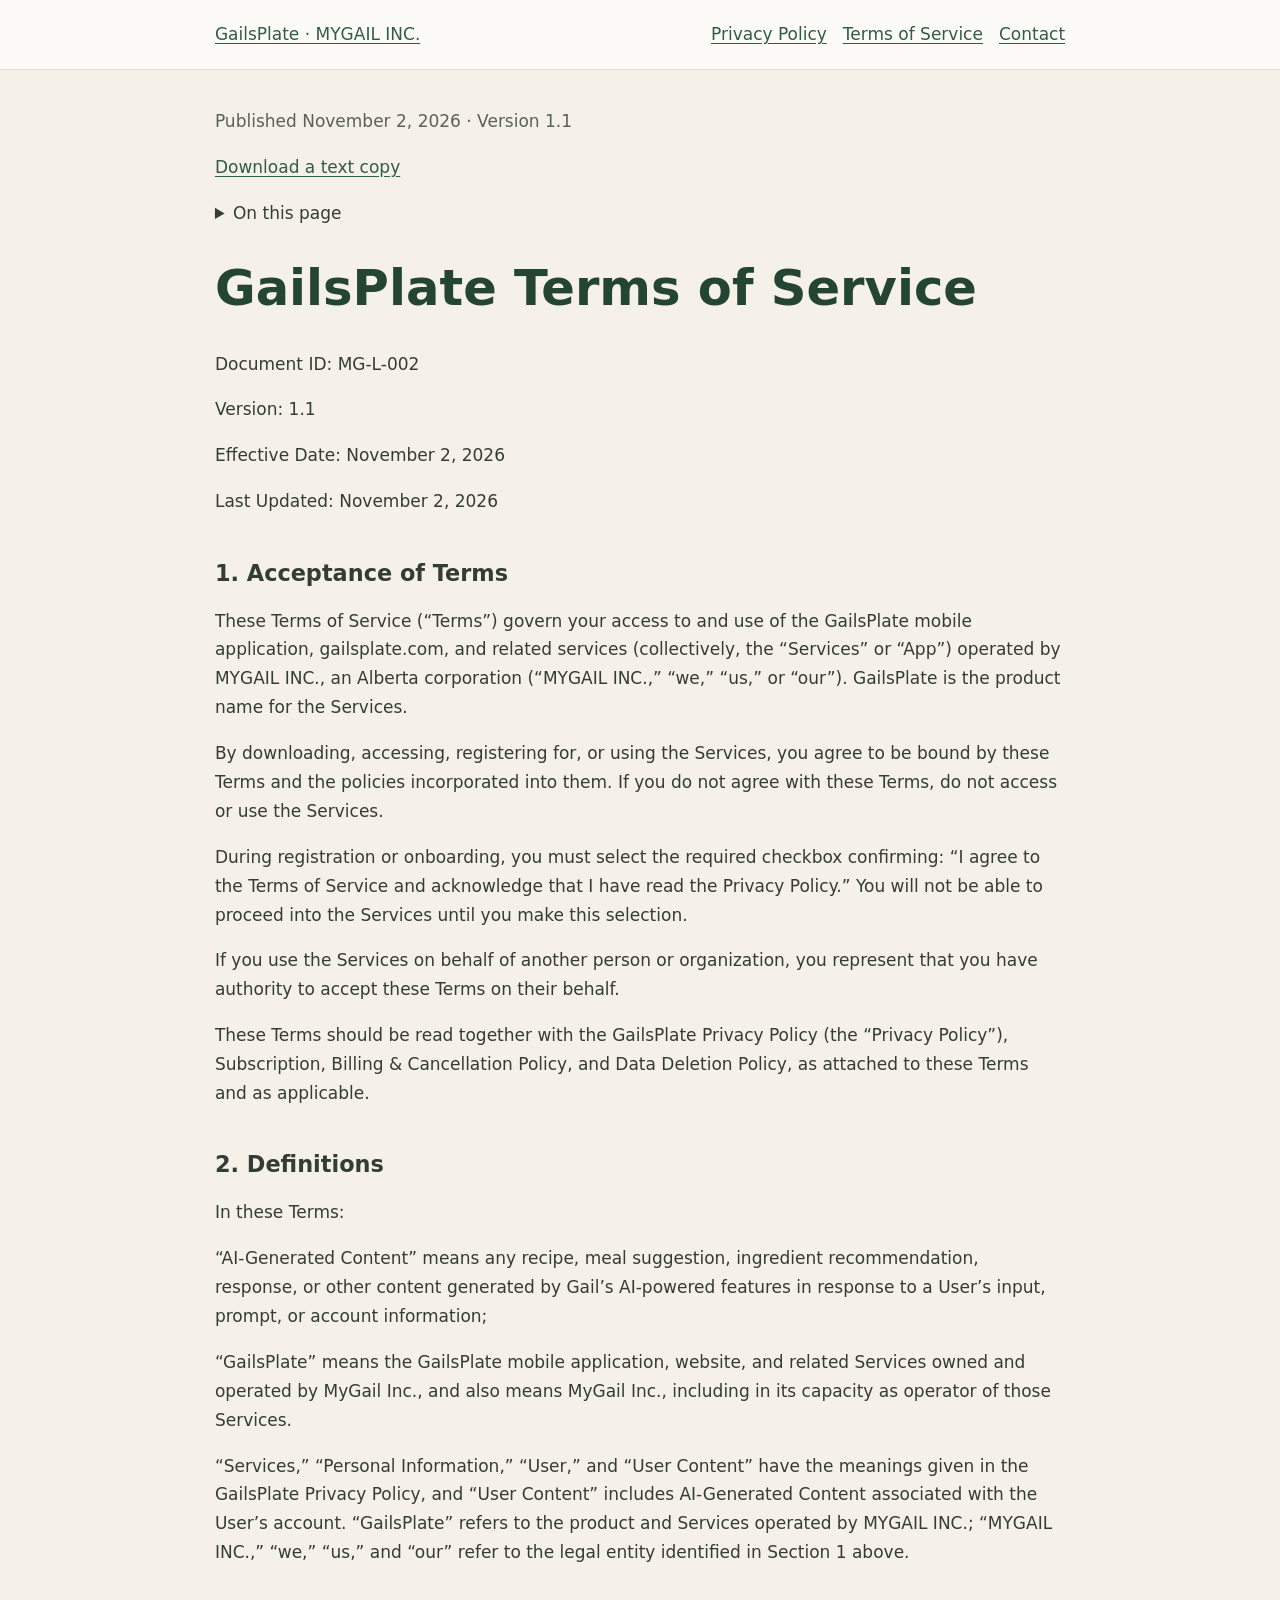
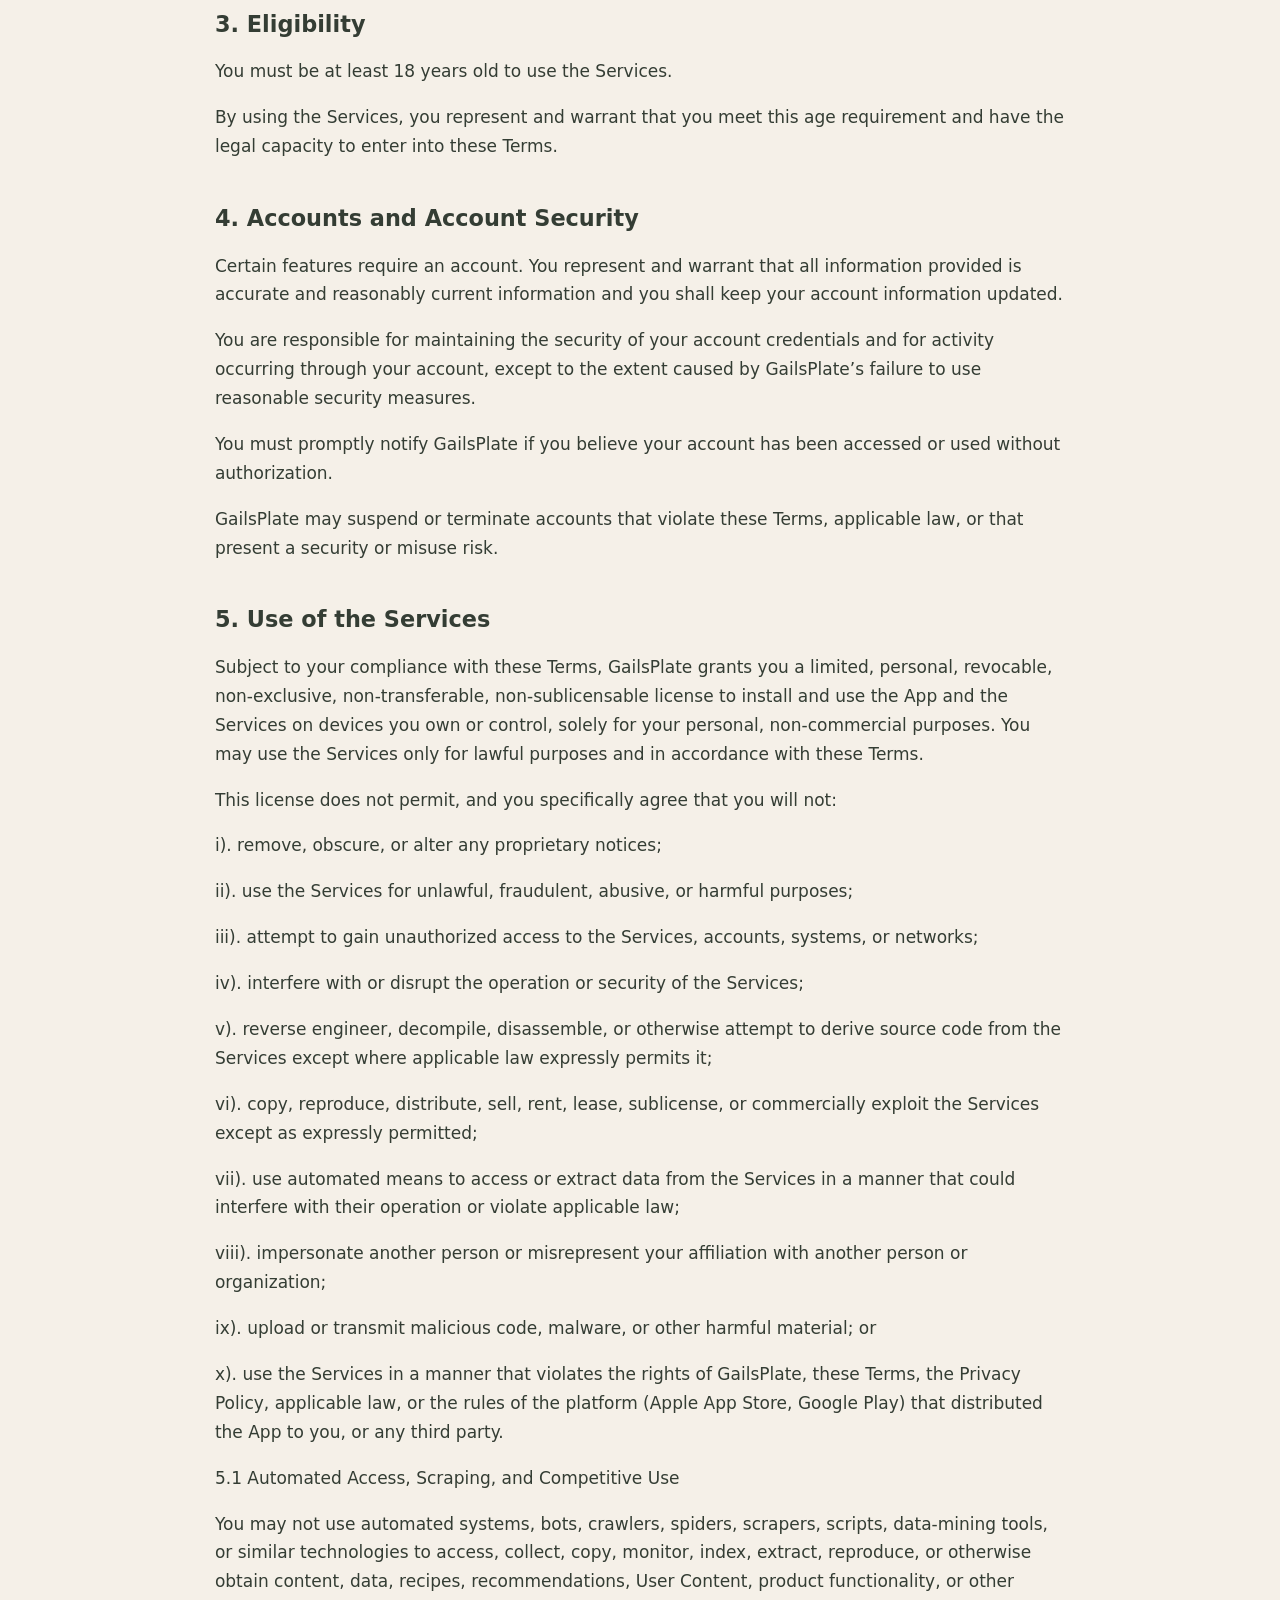
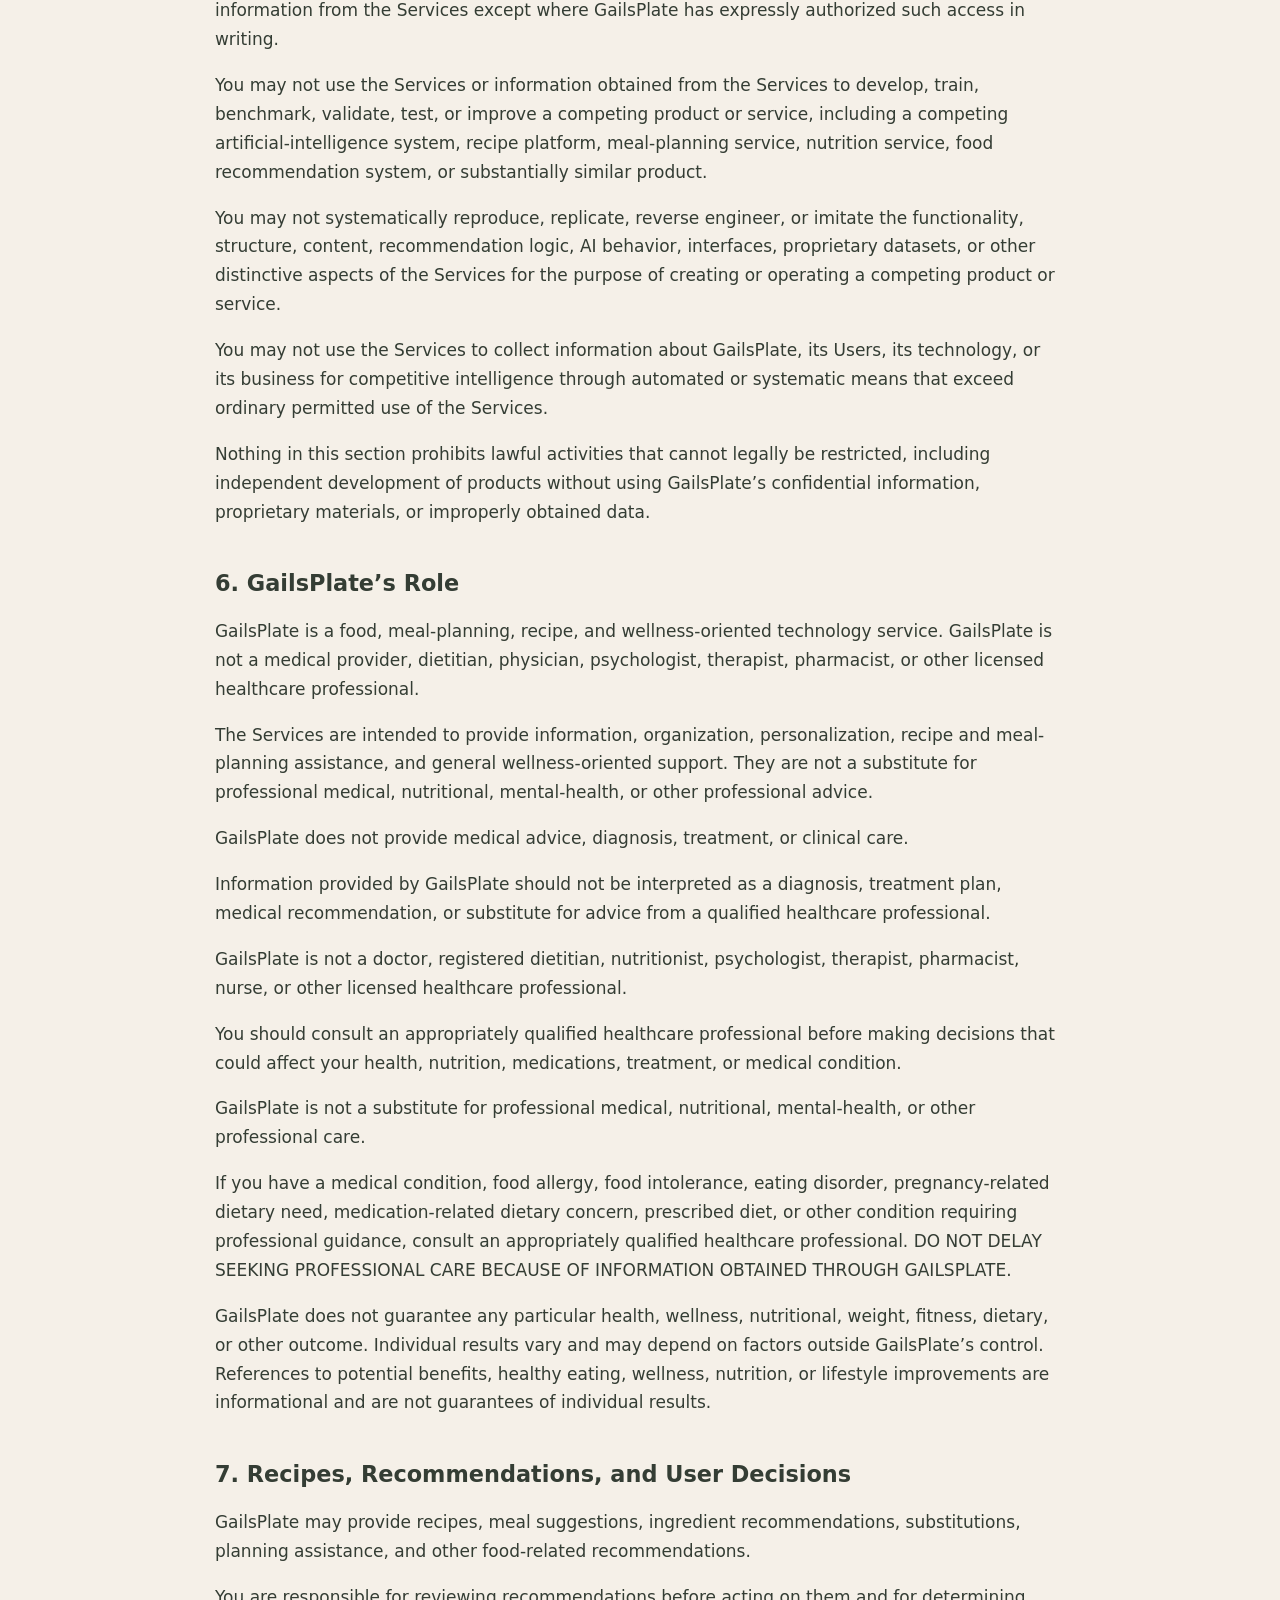
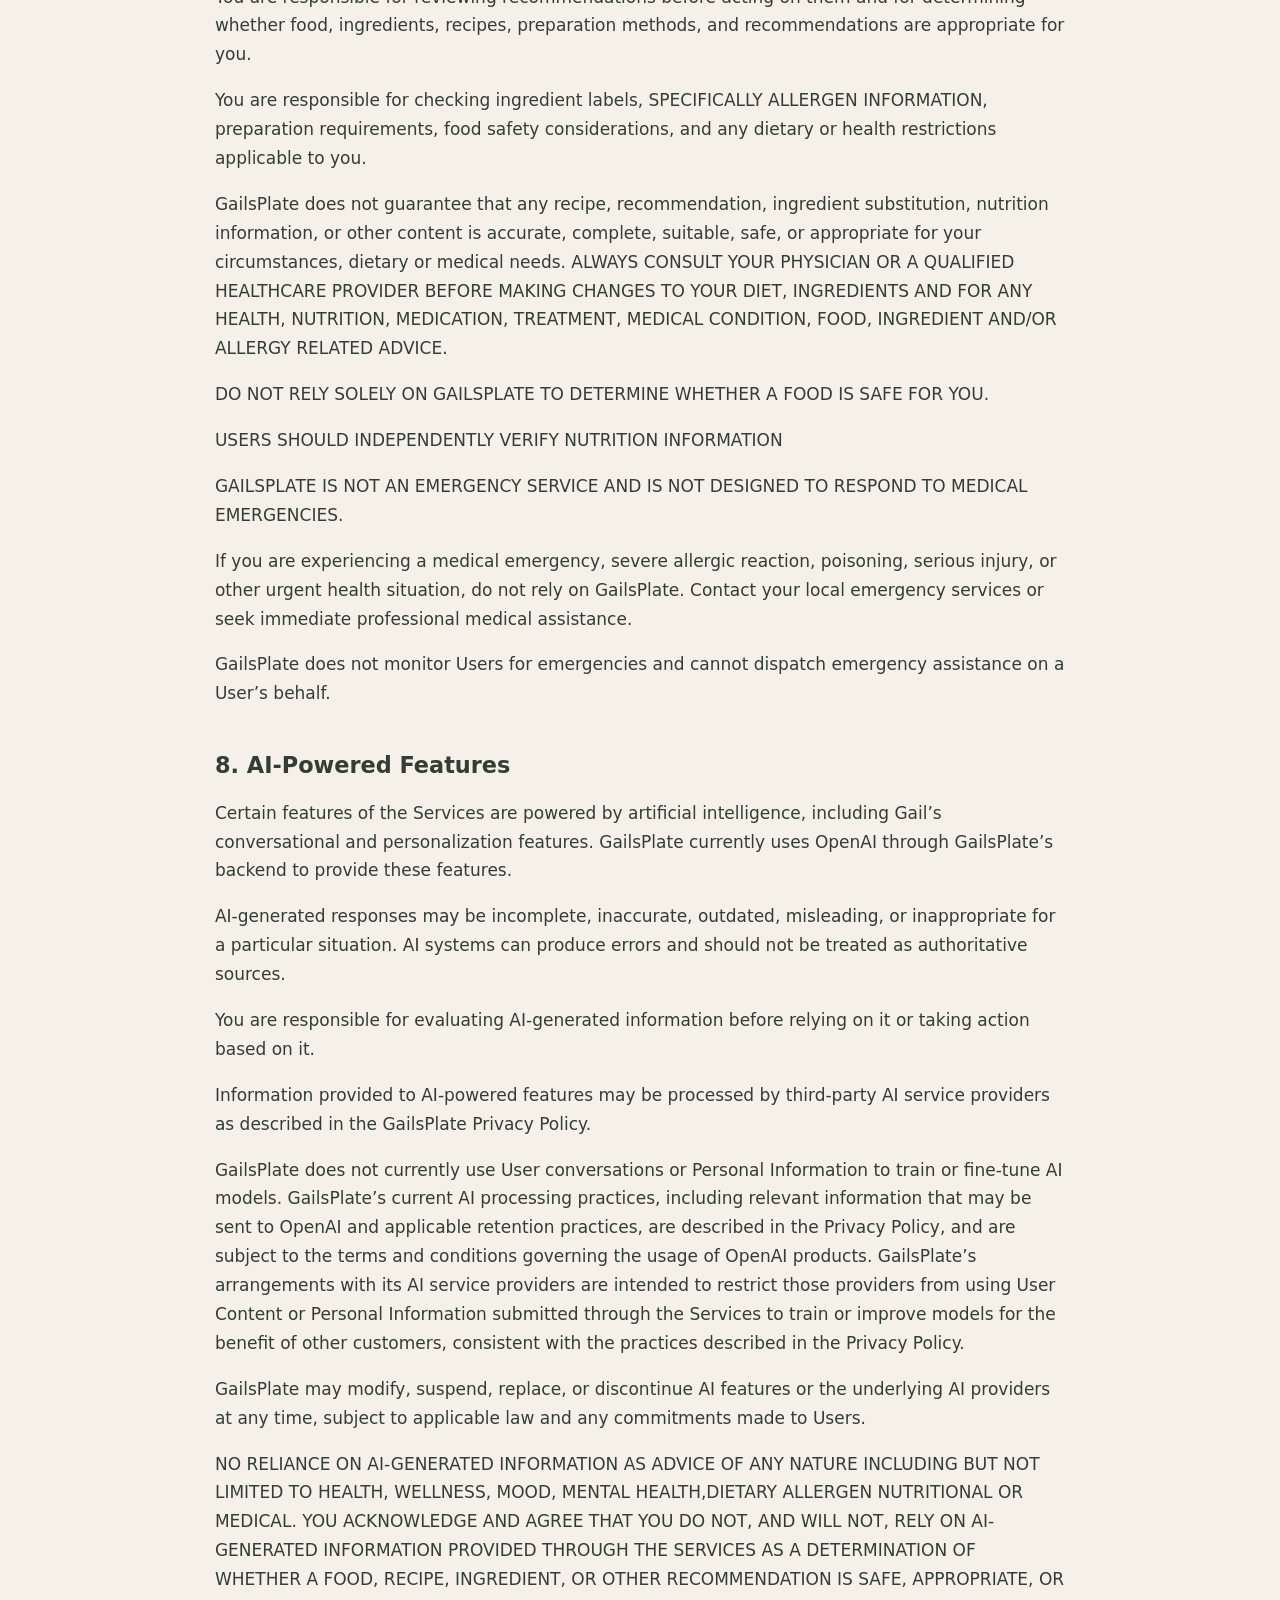
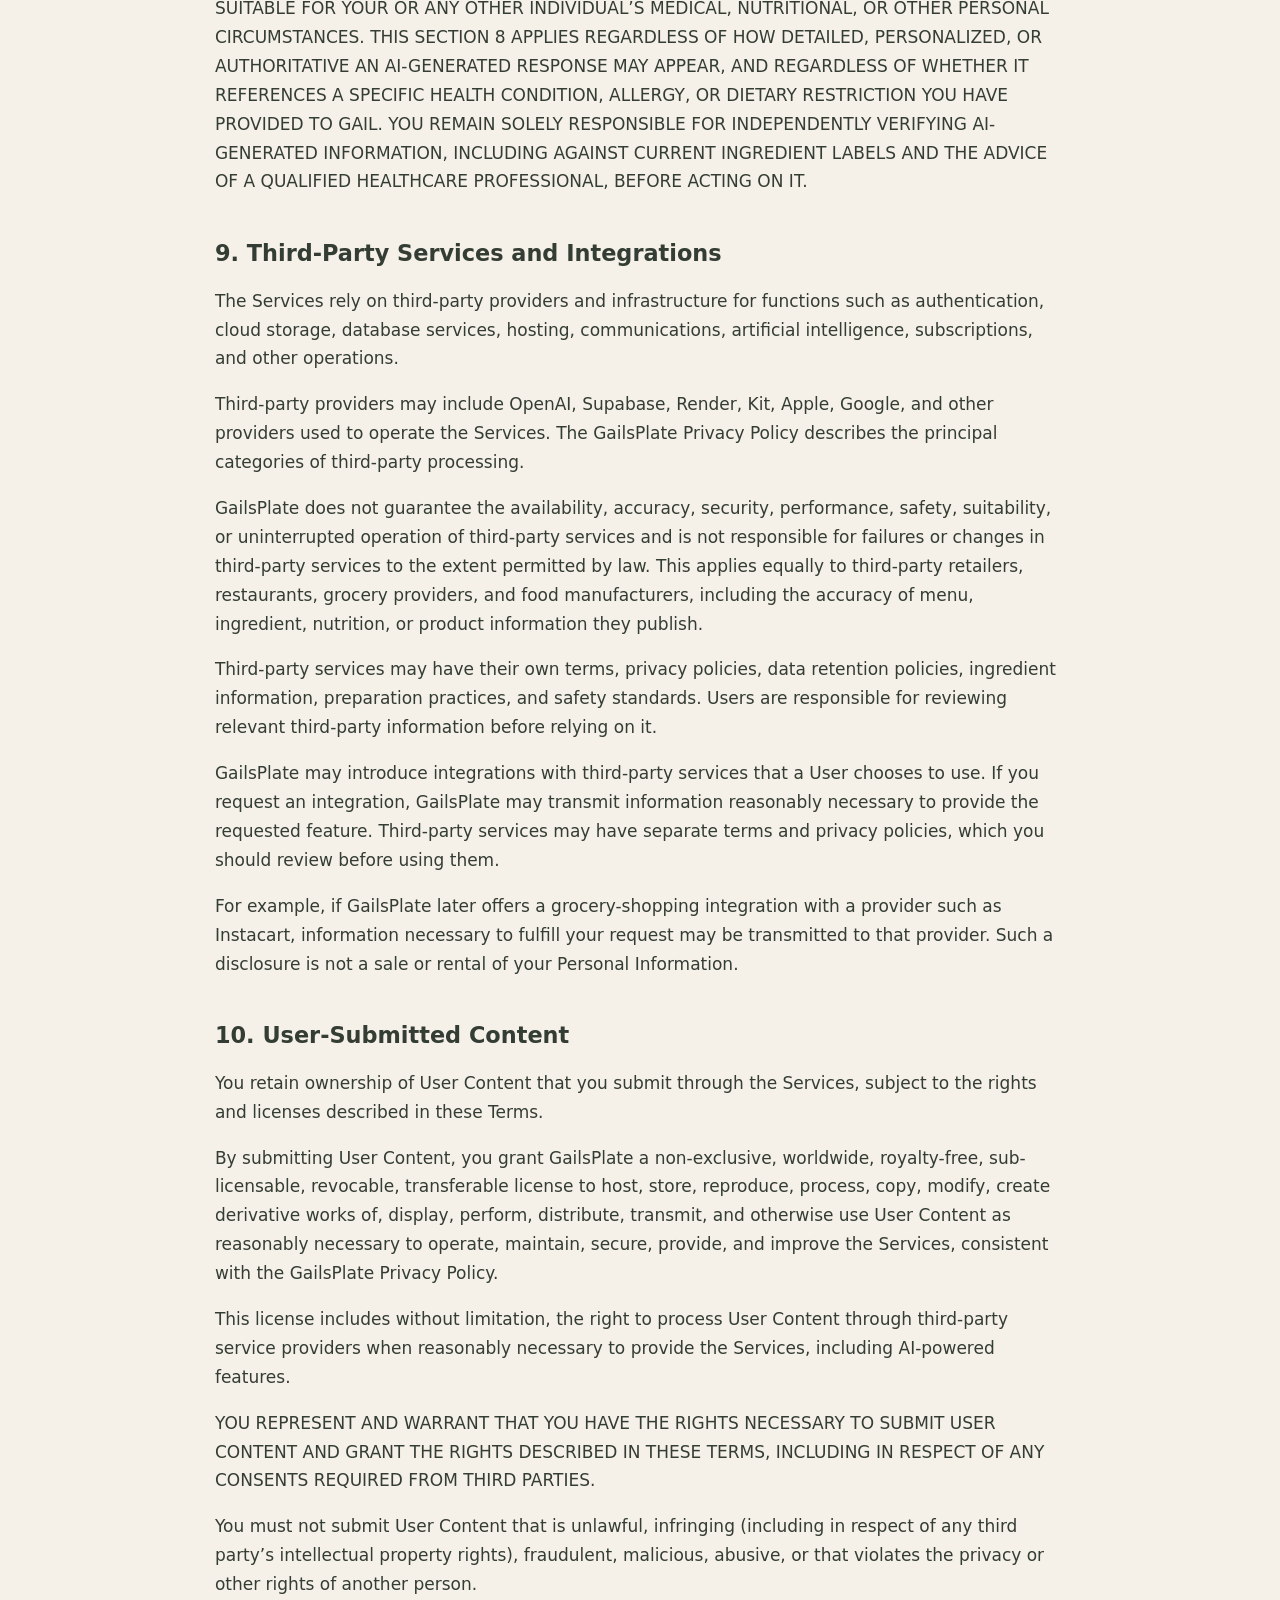
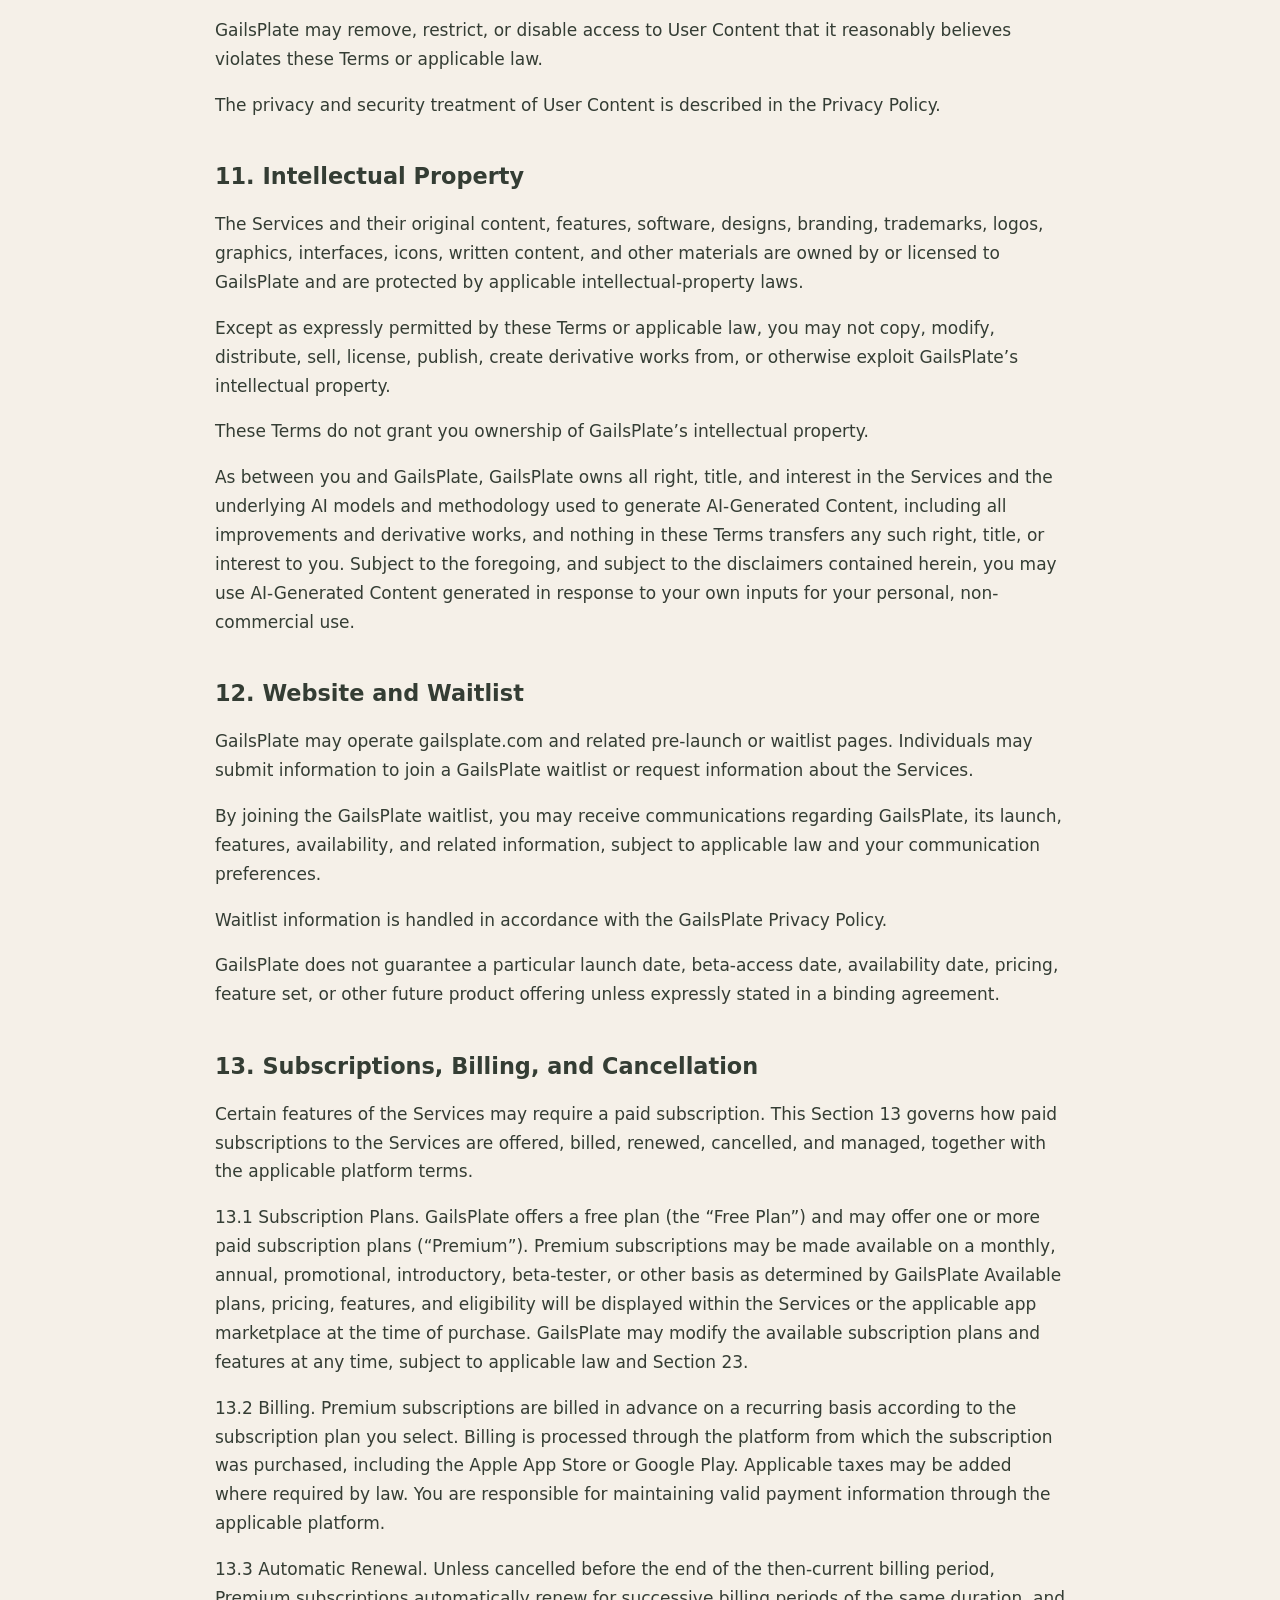
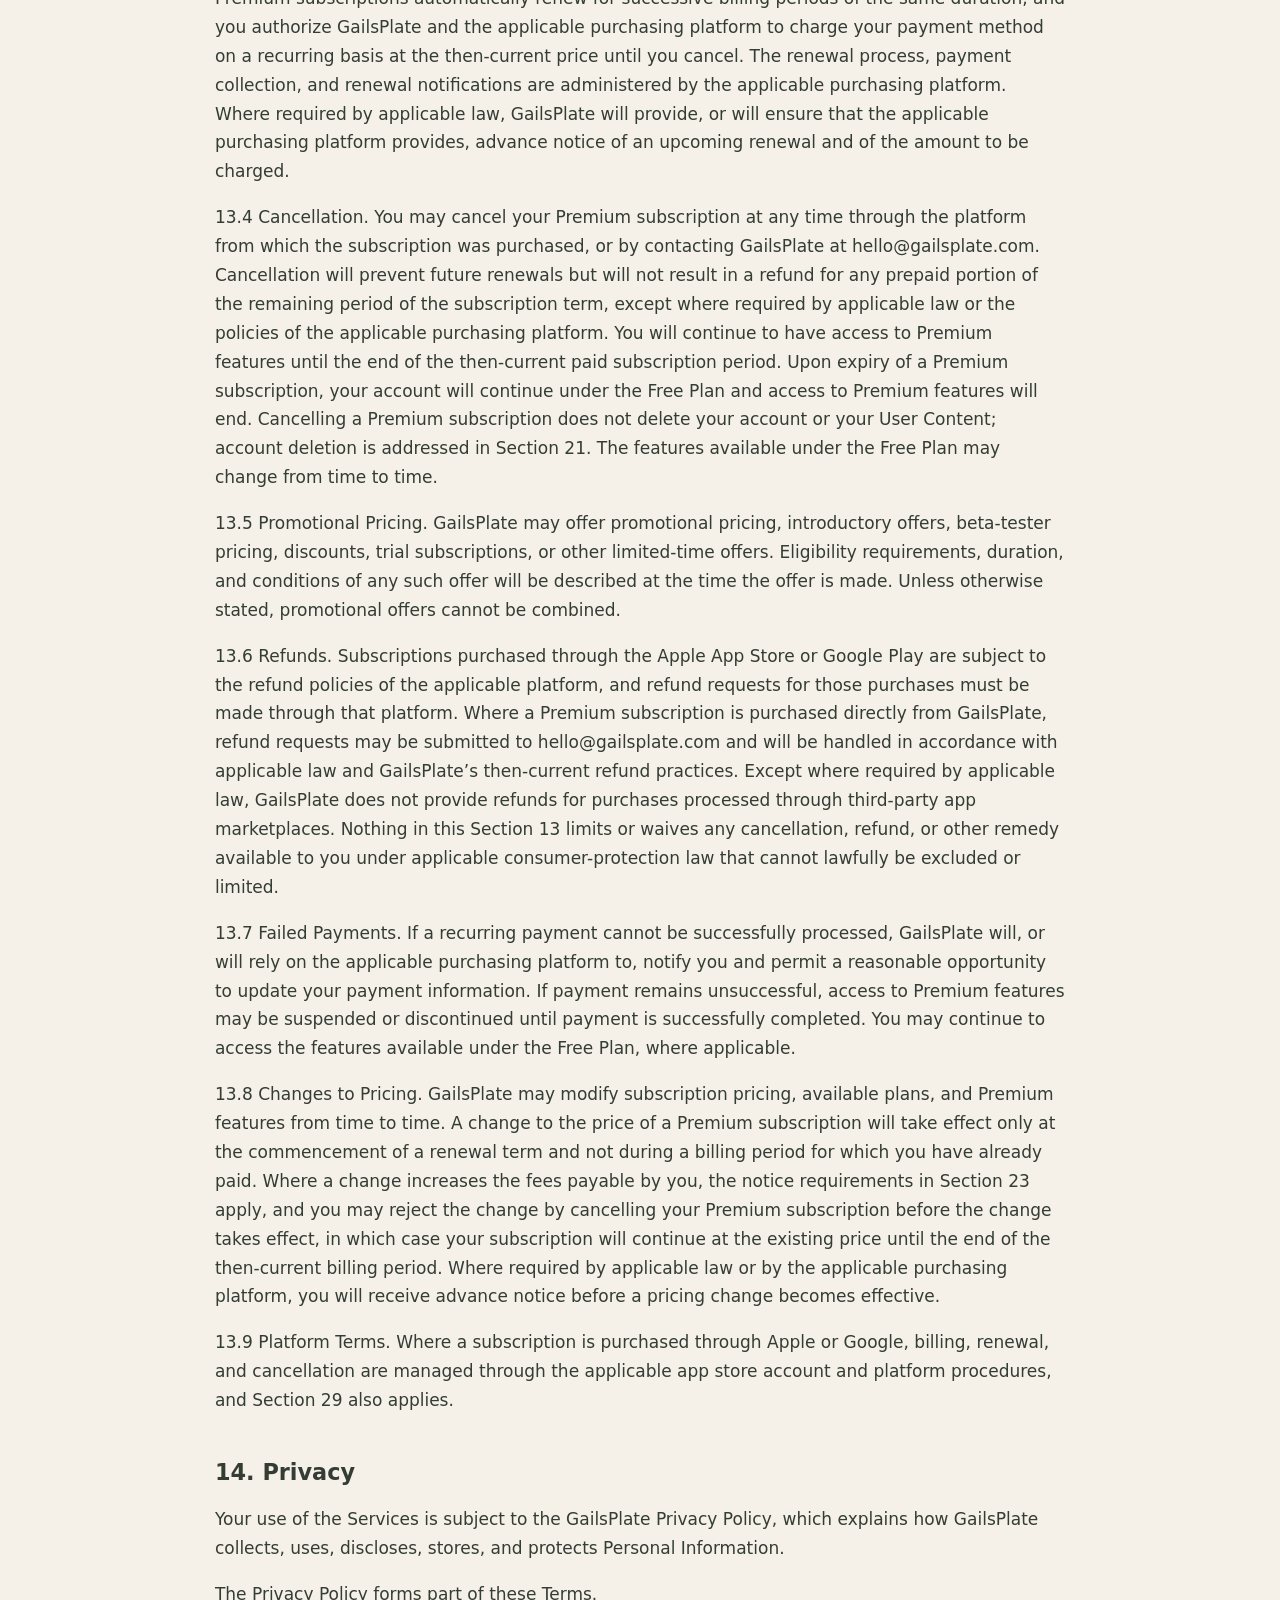
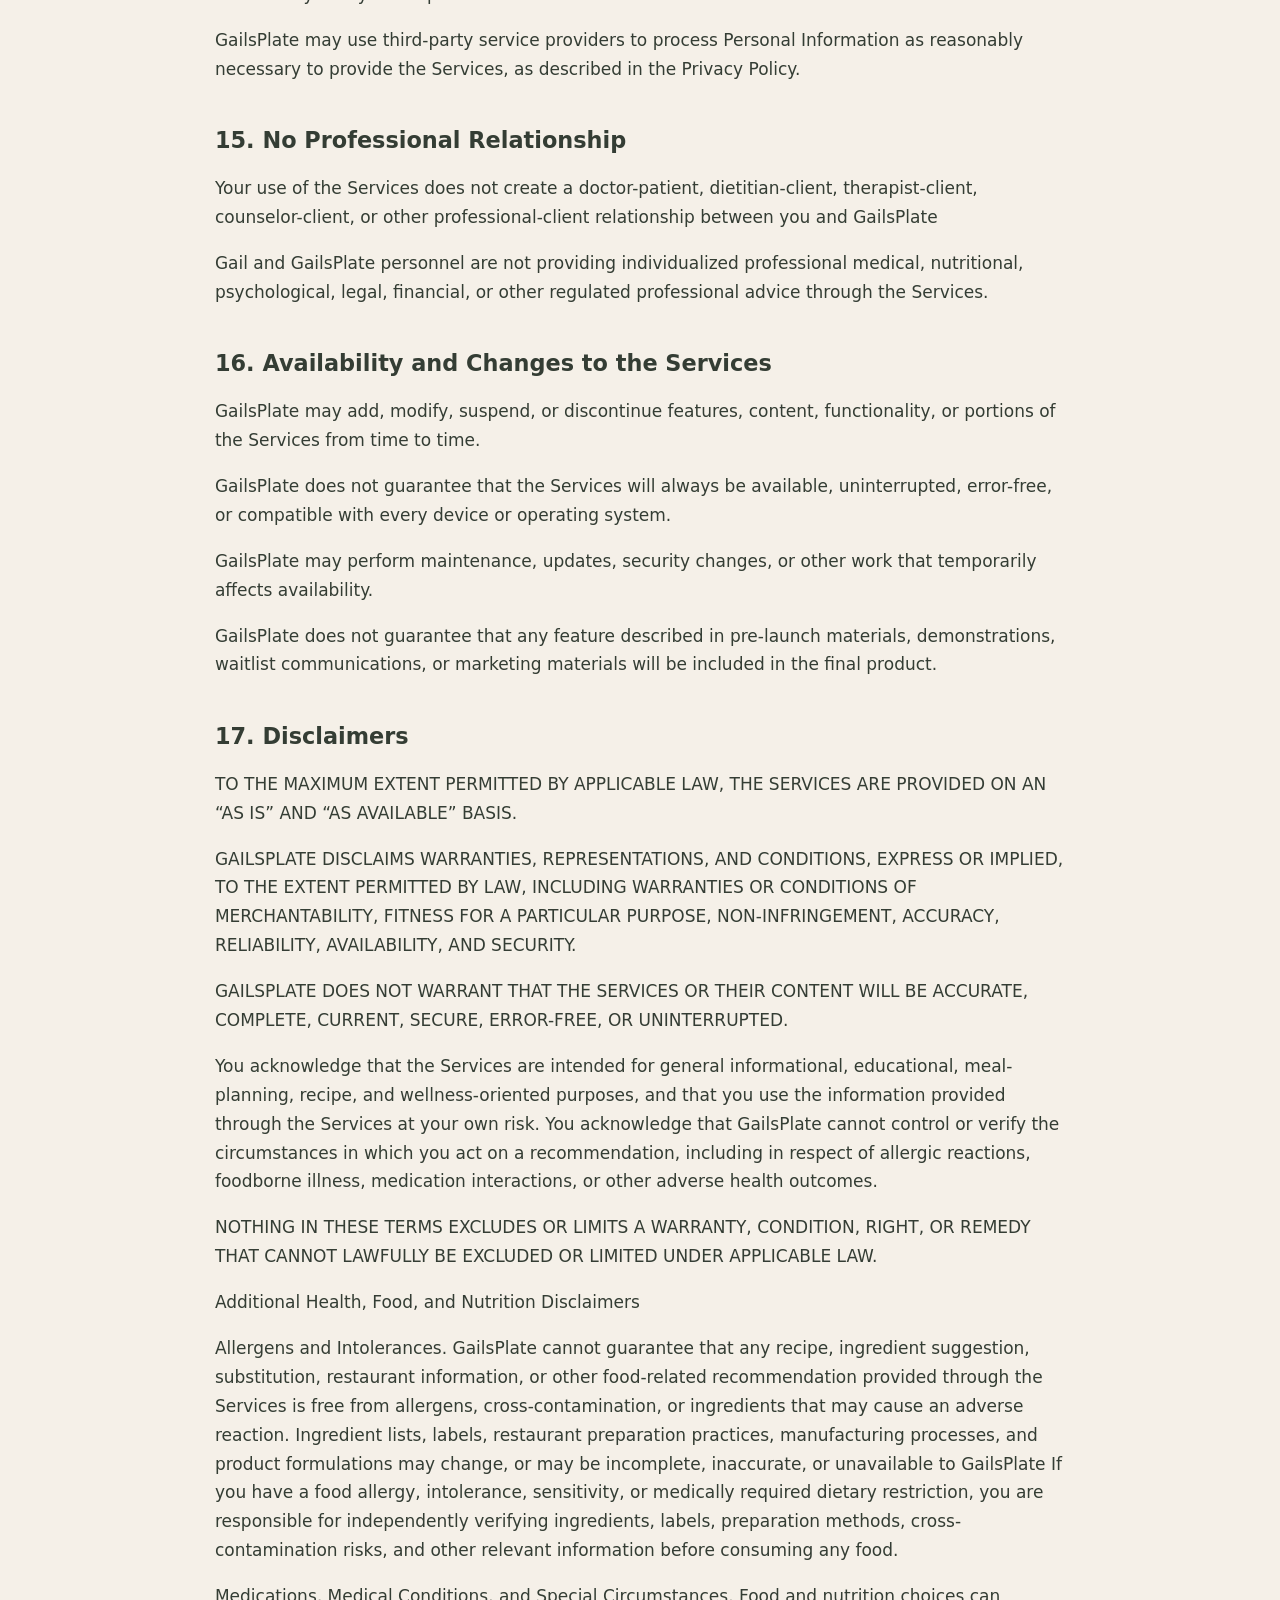
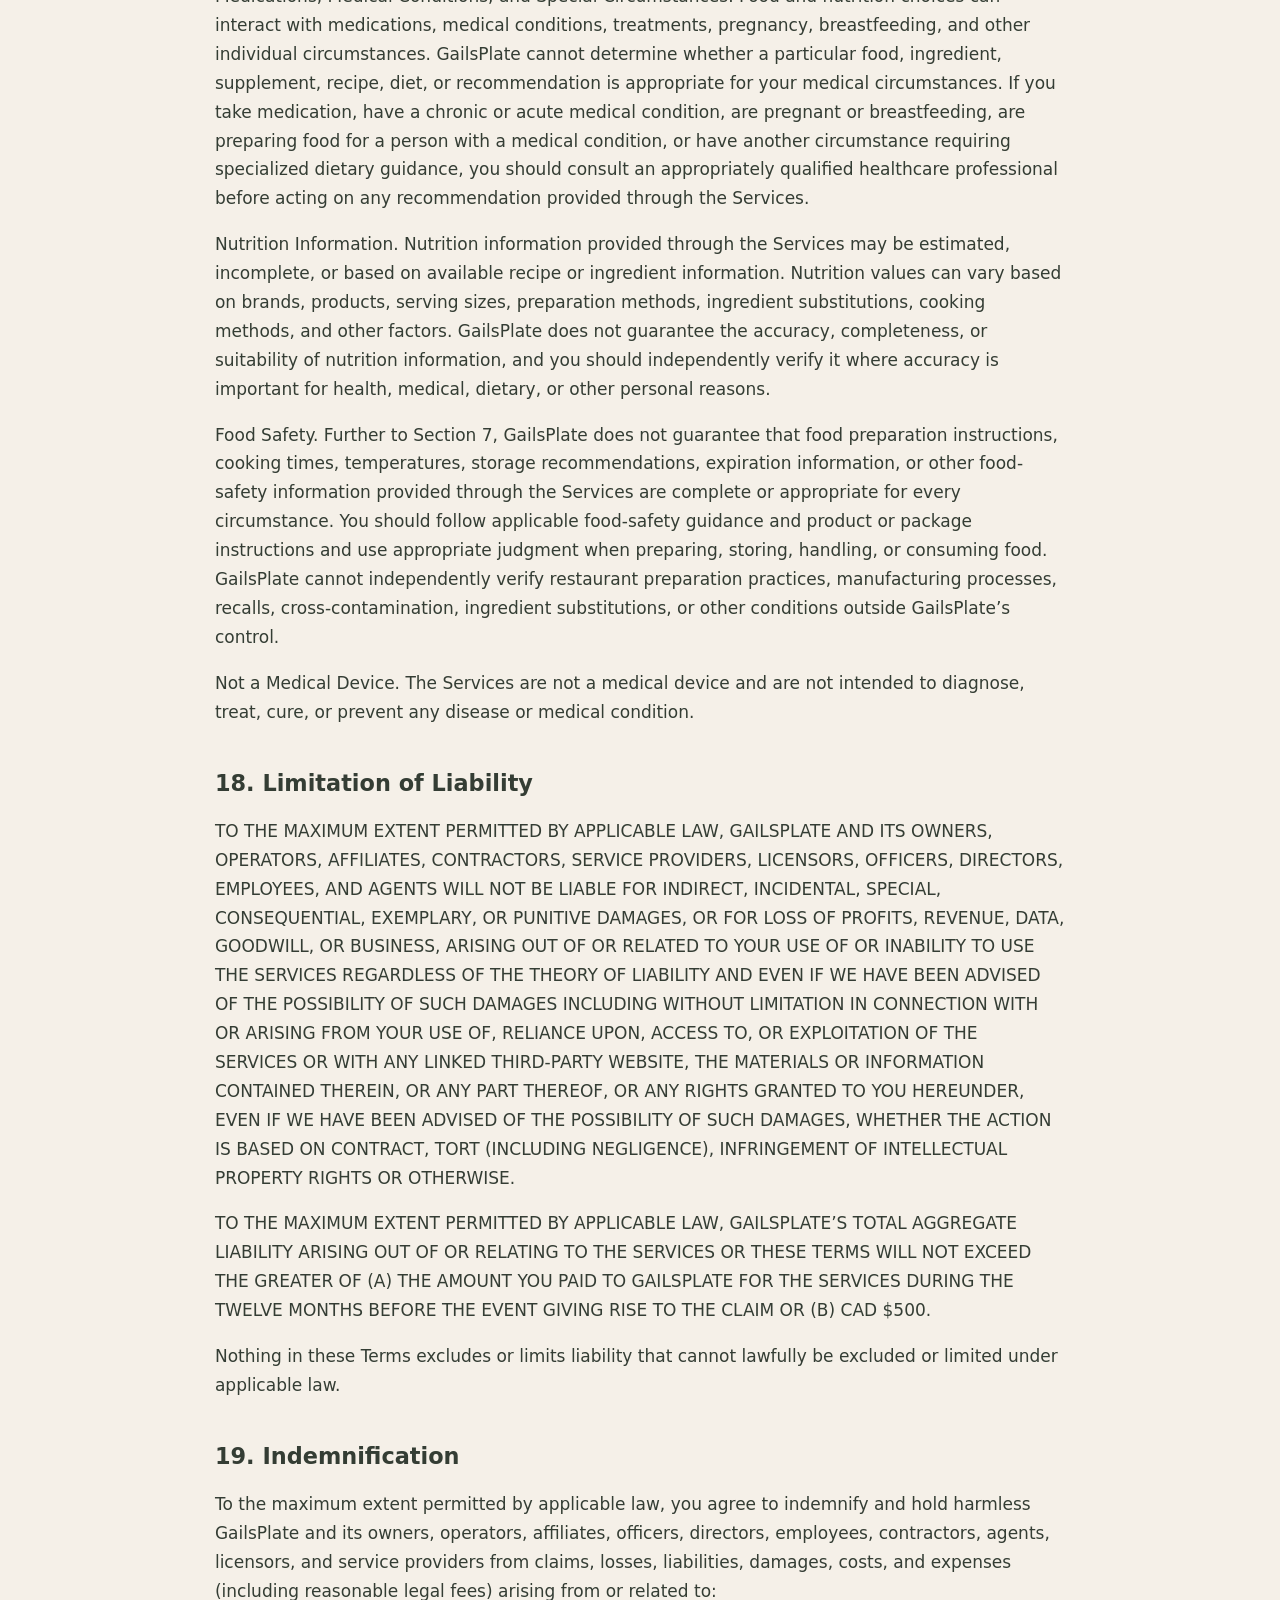
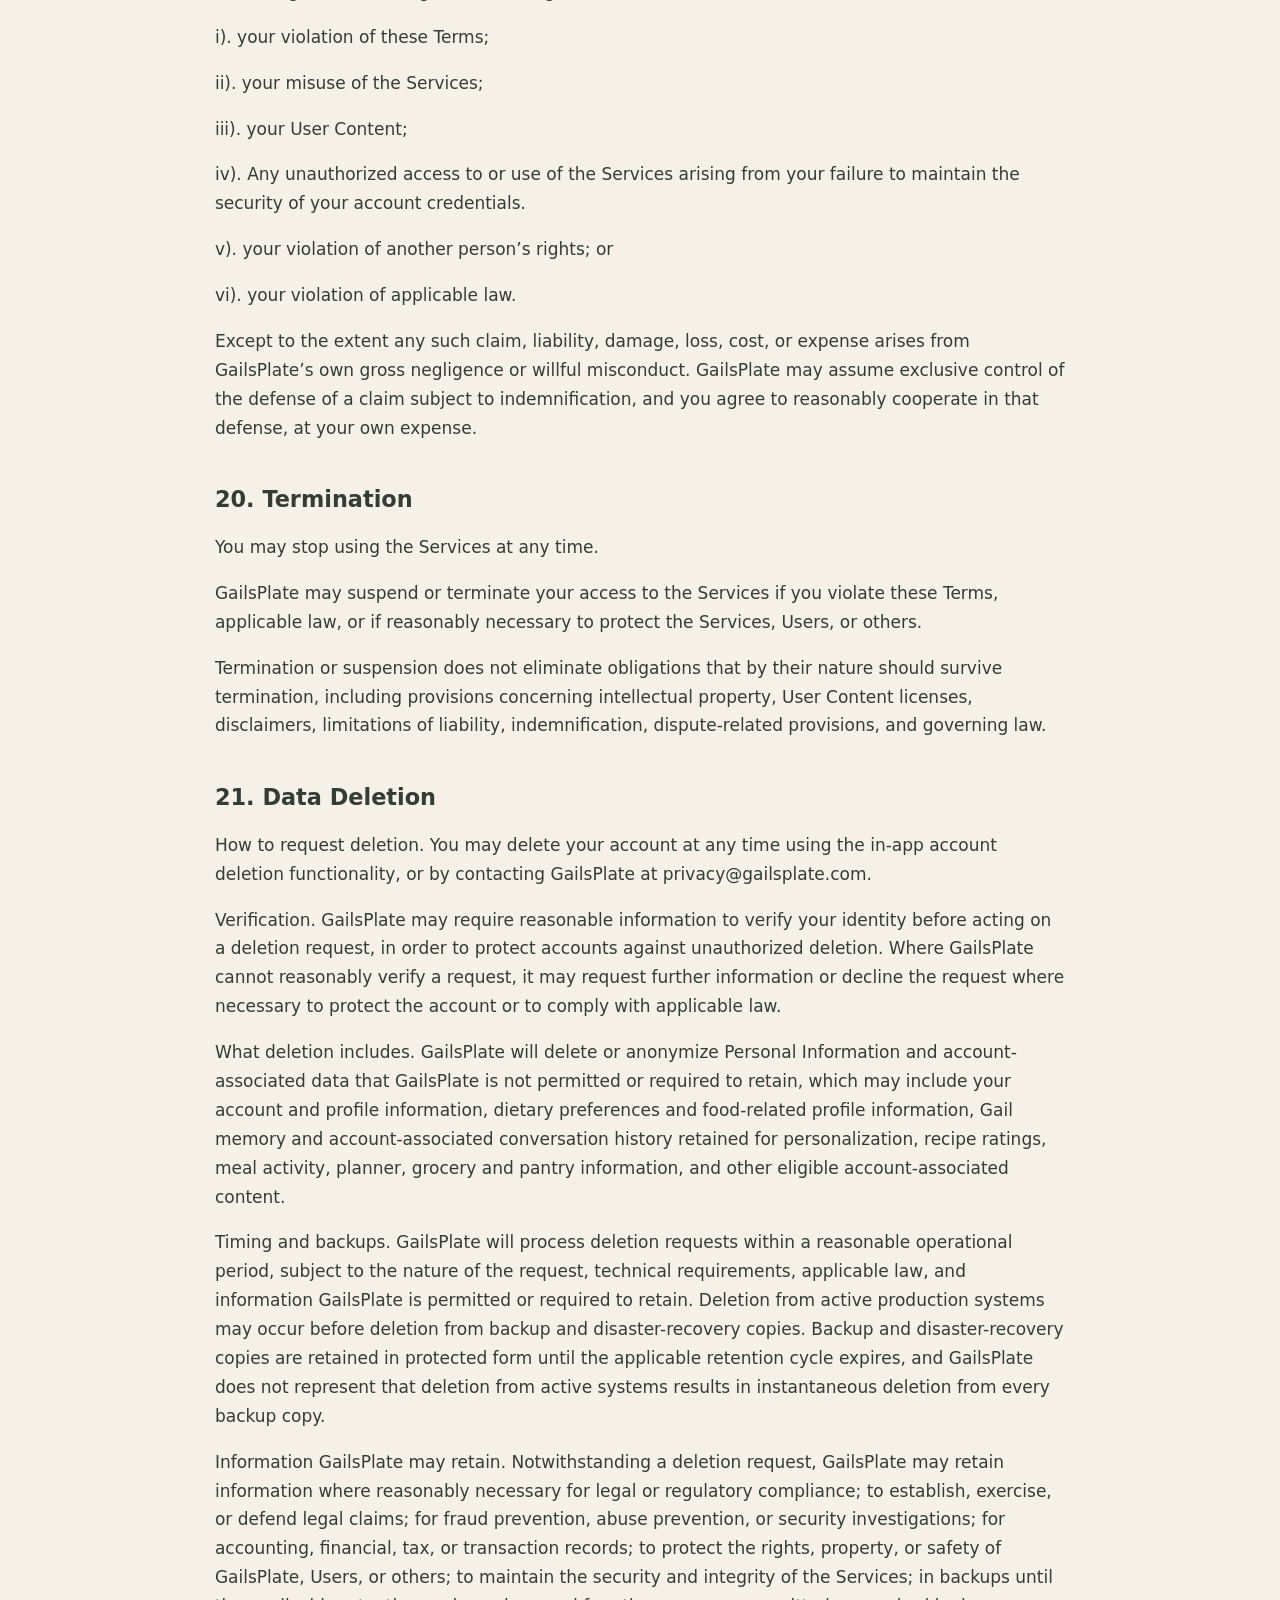
<file: terms/index.html>
<!doctype html><html lang="en"><head><meta charset="utf-8"><meta name="viewport" content="width=device-width,initial-scale=1"><title>GailsPlate Terms of Service | MYGAIL INC.</title><link rel="canonical" href="https://mygail.com/terms"><link rel="stylesheet" href="/legal-publication.css"></head><body><header><div class="bar"><a href="/">GailsPlate · MYGAIL INC.</a><nav aria-label="Legal navigation"><a href="/privacy">Privacy Policy</a><a href="/terms">Terms of Service</a><a href="mailto:hello@gailsplate.com">Contact</a></nav></div></header><main><p class="meta">Published November 2, 2026 · Version 1.1</p><p><a href="/legal/2026-11-02/terms.txt" download>Download a text copy</a></p><details><summary>On this page</summary><ol><li><a href="#paragraph-6">1. Acceptance of Terms</a></li><li><a href="#paragraph-12">2. Definitions</a></li><li><a href="#paragraph-17">3. Eligibility</a></li><li><a href="#paragraph-20">4. Accounts and Account Security</a></li><li><a href="#paragraph-25">5. Use of the Services</a></li><li><a href="#paragraph-44">6. GailsPlate’s Role</a></li><li><a href="#paragraph-54">7. Recipes, Recommendations, and User Decisions</a></li><li><a href="#paragraph-64">8. AI-Powered Features</a></li><li><a href="#paragraph-72">9. Third-Party Services and Integrations</a></li><li><a href="#paragraph-79">10. User-Submitted Content</a></li><li><a href="#paragraph-87">11. Intellectual Property</a></li><li><a href="#paragraph-92">12. Website and Waitlist</a></li><li><a href="#paragraph-97">13. Subscriptions, Billing, and Cancellation</a></li><li><a href="#paragraph-108">14. Privacy</a></li><li><a href="#paragraph-112">15. No Professional Relationship</a></li><li><a href="#paragraph-115">16. Availability and Changes to the Services</a></li><li><a href="#paragraph-120">17. Disclaimers</a></li><li><a href="#paragraph-132">18. Limitation of Liability</a></li><li><a href="#paragraph-136">19. Indemnification</a></li><li><a href="#paragraph-145">20. Termination</a></li><li><a href="#paragraph-149">21. Data Deletion</a></li><li><a href="#paragraph-160">22. Governing Law and Dispute Resolution</a></li><li><a href="#paragraph-164">23. Changes to These Terms</a></li><li><a href="#paragraph-171">24. Severability</a></li><li><a href="#paragraph-173">25. Entire Agreement</a></li><li><a href="#paragraph-175">26. No Waiver</a></li><li><a href="#paragraph-177">27. Assignment</a></li><li><a href="#paragraph-180">28. Contact Information</a></li><li><a href="#paragraph-191">29. Platform Terms — Apple and Google</a></li></ol></details>
<h1 id="paragraph-1" data-source-paragraph="1"><span class="source-text">GailsPlate Terms of Service</span></h1>
<p id="paragraph-2" data-source-paragraph="2"><span class="source-text">Document ID: MG-L-002</span></p>
<p id="paragraph-3" data-source-paragraph="3"><span class="source-text">Version: 1.1</span></p>
<p id="paragraph-4" data-source-paragraph="4"><span class="source-text">Effective Date: November 2, 2026</span></p>
<p id="paragraph-5" data-source-paragraph="5"><span class="source-text">Last Updated: November 2, 2026</span></p>
<h2 id="paragraph-6" data-source-paragraph="7"><span aria-hidden="true">1. </span><span class="source-text">Acceptance of Terms</span></h2>
<p id="paragraph-7" data-source-paragraph="8"><span class="source-text">These Terms of Service (“Terms”) govern your access to and use of the GailsPlate mobile application, gailsplate.com, and related services (collectively, the “Services” or “App”) operated by MYGAIL INC., an Alberta corporation (“MYGAIL INC.,” “we,” “us,” or “our”). GailsPlate is the product name for the Services.</span></p>
<p id="paragraph-8" data-source-paragraph="9"><span class="source-text">By downloading, accessing, registering for, or using the Services, you agree to be bound by these Terms and the policies incorporated into them. If you do not agree with these Terms, do not access or use the Services.</span></p>
<p id="paragraph-9" data-source-paragraph="10"><span class="source-text">During registration or onboarding, you must select the required checkbox confirming: “I agree to the Terms of Service and acknowledge that I have read the Privacy Policy.” You will not be able to proceed into the Services until you make this selection.</span></p>
<p id="paragraph-10" data-source-paragraph="11"><span class="source-text">If you use the Services on behalf of another person or organization, you represent that you have authority to accept these Terms on their behalf.</span></p>
<p id="paragraph-11" data-source-paragraph="12"><span class="source-text">These Terms should be read together with the GailsPlate Privacy Policy (the “Privacy Policy”), Subscription, Billing &amp; Cancellation Policy, and Data Deletion Policy, as attached to these Terms and as applicable.</span></p>
<h2 id="paragraph-12" data-source-paragraph="13"><span aria-hidden="true">2. </span><span class="source-text">Definitions</span></h2>
<p id="paragraph-13" data-source-paragraph="14"><span class="source-text">In these Terms: </span></p>
<p id="paragraph-14" data-source-paragraph="15"><span class="source-text">“AI-Generated Content” means any recipe, meal suggestion, ingredient recommendation, response, or other content generated by Gail’s AI-powered features in response to a User’s input, prompt, or account information; </span></p>
<p id="paragraph-15" data-source-paragraph="16"><span class="source-text">“GailsPlate” means the GailsPlate mobile application, website, and related Services owned and operated by MyGail Inc., and also means MyGail Inc., including in its capacity as operator of those Services.</span></p>
<p id="paragraph-16" data-source-paragraph="17"><span class="source-text">“Services,” “Personal Information,” “User,” and “User Content” have the meanings given in the GailsPlate Privacy Policy, and “User Content” includes AI-Generated Content associated with the User’s account. “GailsPlate” refers to the product and Services operated by MYGAIL INC.; “MYGAIL INC.,” “we,” “us,” and “our” refer to the legal entity identified in Section 1 above.</span></p>
<h2 id="paragraph-17" data-source-paragraph="18"><span aria-hidden="true">3. </span><span class="source-text">Eligibility</span></h2>
<p id="paragraph-18" data-source-paragraph="19"><span class="source-text">You must be at least 18 years old to use the Services.</span></p>
<p id="paragraph-19" data-source-paragraph="20"><span class="source-text">By using the Services, you represent and warrant that you meet this age requirement and have the legal capacity to enter into these Terms.</span></p>
<h2 id="paragraph-20" data-source-paragraph="21"><span aria-hidden="true">4. </span><span class="source-text">Accounts and Account Security</span></h2>
<p id="paragraph-21" data-source-paragraph="22"><span class="source-text">Certain features require an account. You represent and warrant that all information provided is accurate and reasonably current information and you shall keep your account information updated.</span></p>
<p id="paragraph-22" data-source-paragraph="23"><span class="source-text">You are responsible for maintaining the security of your account credentials and for activity occurring through your account, except to the extent caused by GailsPlate’s failure to use reasonable security measures.</span></p>
<p id="paragraph-23" data-source-paragraph="24"><span class="source-text">You must promptly notify GailsPlate if you believe your account has been accessed or used without authorization.</span></p>
<p id="paragraph-24" data-source-paragraph="25"><span class="source-text"> GailsPlate may suspend or terminate accounts that violate these Terms, applicable law, or that present a security or misuse risk.</span></p>
<h2 id="paragraph-25" data-source-paragraph="26"><span aria-hidden="true">5. </span><span class="source-text">Use of the Services</span></h2>
<p id="paragraph-26" data-source-paragraph="27"><span class="source-text">Subject to your compliance with these Terms, GailsPlate grants you a limited, personal, revocable, non-exclusive, non-transferable, non-sublicensable license to install and use the App and the Services on devices you own or control, solely for your personal, non-commercial purposes. You may use the Services only for lawful purposes and in accordance with these Terms.</span></p>
<p id="paragraph-27" data-source-paragraph="28"><span class="source-text">This license does not permit, and you specifically agree that you will not:</span></p>
<p id="paragraph-28" data-source-paragraph="29"><span aria-hidden="true">i). </span><span class="source-text">remove, obscure, or alter any proprietary notices;</span></p>
<p id="paragraph-29" data-source-paragraph="30"><span aria-hidden="true">ii). </span><span class="source-text">use the Services for unlawful, fraudulent, abusive, or harmful purposes;</span></p>
<p id="paragraph-30" data-source-paragraph="31"><span aria-hidden="true">iii). </span><span class="source-text">attempt to gain unauthorized access to the Services, accounts, systems, or networks;</span></p>
<p id="paragraph-31" data-source-paragraph="32"><span aria-hidden="true">iv). </span><span class="source-text">interfere with or disrupt the operation or security of the Services;</span></p>
<p id="paragraph-32" data-source-paragraph="33"><span aria-hidden="true">v). </span><span class="source-text">reverse engineer, decompile, disassemble, or otherwise attempt to derive source code from the Services except where applicable law expressly permits it;</span></p>
<p id="paragraph-33" data-source-paragraph="34"><span aria-hidden="true">vi). </span><span class="source-text">copy, reproduce, distribute, sell, rent, lease, sublicense, or commercially exploit the Services except as expressly permitted;</span></p>
<p id="paragraph-34" data-source-paragraph="35"><span aria-hidden="true">vii). </span><span class="source-text">use automated means to access or extract data from the Services in a manner that could interfere with their operation or violate applicable law;</span></p>
<p id="paragraph-35" data-source-paragraph="36"><span aria-hidden="true">viii). </span><span class="source-text">impersonate another person or misrepresent your affiliation with another person or organization;</span></p>
<p id="paragraph-36" data-source-paragraph="37"><span aria-hidden="true">ix). </span><span class="source-text">upload or transmit malicious code, malware, or other harmful material; or</span></p>
<p id="paragraph-37" data-source-paragraph="38"><span aria-hidden="true">x). </span><span class="source-text">use the Services in a manner that violates the rights of GailsPlate, these Terms, the Privacy Policy, applicable law, or the rules of the platform (Apple App Store, Google Play) that distributed the App to you, or any third party.</span></p>
<p id="paragraph-38" data-source-paragraph="39"><span class="source-text">5.1 Automated Access, Scraping, and Competitive Use</span></p>
<p id="paragraph-39" data-source-paragraph="40"><span class="source-text">You may not use automated systems, bots, crawlers, spiders, scrapers, scripts, data-mining tools, or similar technologies to access, collect, copy, monitor, index, extract, reproduce, or otherwise obtain content, data, recipes, recommendations, User Content, product functionality, or other information from the Services except where GailsPlate has expressly authorized such access in writing.</span></p>
<p id="paragraph-40" data-source-paragraph="41"><span class="source-text">You may not use the Services or information obtained from the Services to develop, train, benchmark, validate, test, or improve a competing product or service, including a competing artificial-intelligence system, recipe platform, meal-planning service, nutrition service, food recommendation system, or substantially similar product.</span></p>
<p id="paragraph-41" data-source-paragraph="42"><span class="source-text">You may not systematically reproduce, replicate, reverse engineer, or imitate the functionality, structure, content, recommendation logic, AI behavior, interfaces, proprietary datasets, or other distinctive aspects of the Services for the purpose of creating or operating a competing product or service.</span></p>
<p id="paragraph-42" data-source-paragraph="43"><span class="source-text">You may not use the Services to collect information about GailsPlate, its Users, its technology, or its business for competitive intelligence through automated or systematic means that exceed ordinary permitted use of the Services.</span></p>
<p id="paragraph-43" data-source-paragraph="44"><span class="source-text">Nothing in this section prohibits lawful activities that cannot legally be restricted, including independent development of products without using GailsPlate’s confidential information, proprietary materials, or improperly obtained data.</span></p>
<h2 id="paragraph-44" data-source-paragraph="45"><span aria-hidden="true">6. </span><span class="source-text">GailsPlate’s Role</span></h2>
<p id="paragraph-45" data-source-paragraph="46"><span class="source-text">GailsPlate is a food, meal-planning, recipe, and wellness-oriented technology service. GailsPlate is not a medical provider, dietitian, physician, psychologist, therapist, pharmacist, or other licensed healthcare professional.</span></p>
<p id="paragraph-46" data-source-paragraph="47"><span class="source-text">The Services are intended to provide information, organization, personalization, recipe and meal-planning assistance, and general wellness-oriented support. They are not a substitute for professional medical, nutritional, mental-health, or other professional advice.</span></p>
<p id="paragraph-47" data-source-paragraph="48"><span class="source-text">GailsPlate does not provide medical advice, diagnosis, treatment, or clinical care.</span></p>
<p id="paragraph-48" data-source-paragraph="49"><span class="source-text">Information provided by GailsPlate should not be interpreted as a diagnosis, treatment plan, medical recommendation, or substitute for advice from a qualified healthcare professional.</span></p>
<p id="paragraph-49" data-source-paragraph="50"><span class="source-text">GailsPlate is not a doctor, registered dietitian, nutritionist, psychologist, therapist, pharmacist, nurse, or other licensed healthcare professional.</span></p>
<p id="paragraph-50" data-source-paragraph="51"><span class="source-text">You should consult an appropriately qualified healthcare professional before making decisions that could affect your health, nutrition, medications, treatment, or medical condition.</span></p>
<p id="paragraph-51" data-source-paragraph="52"><span class="source-text">GailsPlate is not a substitute for professional medical, nutritional, mental-health, or other professional care.</span></p>
<p id="paragraph-52" data-source-paragraph="53"><span class="source-text">If you have a medical condition, food allergy, food intolerance, eating disorder, pregnancy-related dietary need, medication-related dietary concern, prescribed diet, or other condition requiring professional guidance, consult an appropriately qualified healthcare professional. DO NOT DELAY SEEKING PROFESSIONAL CARE BECAUSE OF INFORMATION OBTAINED THROUGH GAILSPLATE.</span></p>
<p id="paragraph-53" data-source-paragraph="54"><span class="source-text">GailsPlate does not guarantee any particular health, wellness, nutritional, weight, fitness, dietary, or other outcome. Individual results vary and may depend on factors outside GailsPlate’s control. References to potential benefits, healthy eating, wellness, nutrition, or lifestyle improvements are informational and are not guarantees of individual results.</span></p>
<h2 id="paragraph-54" data-source-paragraph="55"><span aria-hidden="true">7. </span><span class="source-text">Recipes, Recommendations, and User Decisions</span></h2>
<p id="paragraph-55" data-source-paragraph="56"><span class="source-text">GailsPlate may provide recipes, meal suggestions, ingredient recommendations, substitutions, planning assistance, and other food-related recommendations.</span></p>
<p id="paragraph-56" data-source-paragraph="57"><span class="source-text">You are responsible for reviewing recommendations before acting on them and for determining whether food, ingredients, recipes, preparation methods, and recommendations are appropriate for you.</span></p>
<p id="paragraph-57" data-source-paragraph="58"><span class="source-text">You are responsible for checking ingredient labels, SPECIFICALLY ALLERGEN INFORMATION, preparation requirements, food safety considerations, and any dietary or health restrictions applicable to you.</span></p>
<p id="paragraph-58" data-source-paragraph="59"><span class="source-text">GailsPlate does not guarantee that any recipe, recommendation, ingredient substitution, nutrition information, or other content is accurate, complete, suitable, safe, or appropriate for your circumstances, dietary or medical needs. ALWAYS CONSULT YOUR PHYSICIAN OR A QUALIFIED HEALTHCARE PROVIDER BEFORE MAKING CHANGES TO YOUR DIET, INGREDIENTS AND FOR ANY HEALTH, NUTRITION, MEDICATION, TREATMENT, MEDICAL CONDITION, FOOD, INGREDIENT AND/OR ALLERGY RELATED ADVICE.</span></p>
<p id="paragraph-59" data-source-paragraph="60"><span class="source-text">DO NOT RELY SOLELY ON GAILSPLATE TO DETERMINE WHETHER A FOOD IS SAFE FOR YOU.</span></p>
<p id="paragraph-60" data-source-paragraph="61"><span class="source-text">USERS SHOULD INDEPENDENTLY VERIFY NUTRITION INFORMATION</span></p>
<p id="paragraph-61" data-source-paragraph="62"><span class="source-text">GAILSPLATE IS NOT AN EMERGENCY SERVICE AND IS NOT DESIGNED TO RESPOND TO MEDICAL EMERGENCIES.</span></p>
<p id="paragraph-62" data-source-paragraph="63"><span class="source-text">If you are experiencing a medical emergency, severe allergic reaction, poisoning, serious injury, or other urgent health situation, do not rely on GailsPlate. Contact your local emergency services or seek immediate professional medical assistance.</span></p>
<p id="paragraph-63" data-source-paragraph="64"><span class="source-text">GailsPlate does not monitor Users for emergencies and cannot dispatch emergency assistance on a User’s behalf.</span></p>
<h2 id="paragraph-64" data-source-paragraph="65"><span aria-hidden="true">8. </span><span class="source-text">AI-Powered Features</span></h2>
<p id="paragraph-65" data-source-paragraph="66"><span class="source-text">Certain features of the Services are powered by artificial intelligence, including Gail’s conversational and personalization features. GailsPlate currently uses OpenAI through GailsPlate’s backend to provide these features.</span></p>
<p id="paragraph-66" data-source-paragraph="67"><span class="source-text">AI-generated responses may be incomplete, inaccurate, outdated, misleading, or inappropriate for a particular situation. AI systems can produce errors and should not be treated as authoritative sources.</span></p>
<p id="paragraph-67" data-source-paragraph="68"><span class="source-text">You are responsible for evaluating AI-generated information before relying on it or taking action based on it.</span></p>
<p id="paragraph-68" data-source-paragraph="69"><span class="source-text">Information provided to AI-powered features may be processed by third-party AI service providers as described in the GailsPlate Privacy Policy.</span></p>
<p id="paragraph-69" data-source-paragraph="70"><span class="source-text">GailsPlate does not currently use User conversations or Personal Information to train or fine-tune AI models. GailsPlate’s current AI processing practices, including relevant information that may be sent to OpenAI and applicable retention practices, are described in the Privacy Policy, and are subject to the terms and conditions governing the usage of OpenAI products. GailsPlate’s arrangements with its AI service providers are intended to restrict those providers from using User Content or Personal Information submitted through the Services to train or improve models for the benefit of other customers, consistent with the practices described in the Privacy Policy.</span></p>
<p id="paragraph-70" data-source-paragraph="71"><span class="source-text">GailsPlate may modify, suspend, replace, or discontinue AI features or the underlying AI providers at any time, subject to applicable law and any commitments made to Users.</span></p>
<p id="paragraph-71" data-source-paragraph="72"><span class="source-text">NO RELIANCE ON AI-GENERATED INFORMATION AS ADVICE OF ANY NATURE INCLUDING BUT NOT LIMITED TO HEALTH, WELLNESS, MOOD, MENTAL HEALTH,DIETARY ALLERGEN NUTRITIONAL OR MEDICAL. YOU ACKNOWLEDGE AND AGREE THAT YOU DO NOT, AND WILL NOT, RELY ON AI-GENERATED INFORMATION PROVIDED THROUGH THE SERVICES AS A DETERMINATION OF WHETHER A FOOD, RECIPE, INGREDIENT, OR OTHER RECOMMENDATION IS SAFE, APPROPRIATE, OR SUITABLE FOR YOUR OR ANY OTHER INDIVIDUAL’S MEDICAL, NUTRITIONAL, OR OTHER PERSONAL CIRCUMSTANCES. THIS SECTION 8 APPLIES REGARDLESS OF HOW DETAILED, PERSONALIZED, OR AUTHORITATIVE AN AI-GENERATED RESPONSE MAY APPEAR, AND REGARDLESS OF WHETHER IT REFERENCES A SPECIFIC HEALTH CONDITION, ALLERGY, OR DIETARY RESTRICTION YOU HAVE PROVIDED TO GAIL. YOU REMAIN SOLELY RESPONSIBLE FOR INDEPENDENTLY VERIFYING AI-GENERATED INFORMATION, INCLUDING AGAINST CURRENT INGREDIENT LABELS AND THE ADVICE OF A QUALIFIED HEALTHCARE PROFESSIONAL, BEFORE ACTING ON IT.</span></p>
<h2 id="paragraph-72" data-source-paragraph="73"><span aria-hidden="true">9. </span><span class="source-text">Third-Party Services and Integrations</span></h2>
<p id="paragraph-73" data-source-paragraph="74"><span class="source-text">The Services rely on third-party providers and infrastructure for functions such as authentication, cloud storage, database services, hosting, communications, artificial intelligence, subscriptions, and other operations.</span></p>
<p id="paragraph-74" data-source-paragraph="75"><span class="source-text">Third-party providers may include OpenAI, Supabase, Render, Kit, Apple, Google, and other providers used to operate the Services. The GailsPlate Privacy Policy describes the principal categories of third-party processing.</span></p>
<p id="paragraph-75" data-source-paragraph="76"><span class="source-text">GailsPlate does not guarantee the availability, accuracy, security, performance, safety, suitability, or uninterrupted operation of third-party services and is not responsible for failures or changes in third-party services to the extent permitted by law. This applies equally to third-party retailers, restaurants, grocery providers, and food manufacturers, including the accuracy of menu, ingredient, nutrition, or product information they publish.</span></p>
<p id="paragraph-76" data-source-paragraph="77"><span class="source-text">Third-party services may have their own terms, privacy policies, data retention policies, ingredient information, preparation practices, and safety standards. Users are responsible for reviewing relevant third-party information before relying on it.</span></p>
<p id="paragraph-77" data-source-paragraph="78"><span class="source-text">GailsPlate may introduce integrations with third-party services that a User chooses to use. If you request an integration, GailsPlate may transmit information reasonably necessary to provide the requested feature. Third-party services may have separate terms and privacy policies, which you should review before using them.</span></p>
<p id="paragraph-78" data-source-paragraph="79"><span class="source-text">For example, if GailsPlate later offers a grocery-shopping integration with a provider such as Instacart, information necessary to fulfill your request may be transmitted to that provider. Such a disclosure is not a sale or rental of your Personal Information.</span></p>
<h2 id="paragraph-79" data-source-paragraph="80"><span aria-hidden="true">10. </span><span class="source-text">User-Submitted Content</span></h2>
<p id="paragraph-80" data-source-paragraph="81"><span class="source-text">You retain ownership of User Content that you submit through the Services, subject to the rights and licenses described in these Terms.</span></p>
<p id="paragraph-81" data-source-paragraph="82"><span class="source-text">By submitting User Content, you  grant GailsPlate a non-exclusive, worldwide, royalty-free, sub-licensable, revocable, transferable license to host, store, reproduce, process, copy, modify, create derivative works of, display, perform, distribute, transmit, and otherwise use User Content as reasonably necessary to operate, maintain, secure, provide, and improve the Services, consistent with the GailsPlate Privacy Policy.</span></p>
<p id="paragraph-82" data-source-paragraph="83"><span class="source-text">This license includes without limitation, the right to process User Content through third-party service providers when reasonably necessary to provide the Services, including AI-powered features.</span></p>
<p id="paragraph-83" data-source-paragraph="84"><span class="source-text">YOU REPRESENT AND WARRANT THAT YOU HAVE THE RIGHTS NECESSARY TO SUBMIT USER CONTENT AND GRANT THE RIGHTS DESCRIBED IN THESE TERMS, INCLUDING IN RESPECT OF ANY CONSENTS REQUIRED FROM THIRD PARTIES.</span></p>
<p id="paragraph-84" data-source-paragraph="85"><span class="source-text">You must not submit User Content that is unlawful, infringing (including in respect of any third party’s intellectual property rights), fraudulent, malicious, abusive, or that violates the privacy or other rights of another person.</span></p>
<p id="paragraph-85" data-source-paragraph="86"><span class="source-text">GailsPlate may remove, restrict, or disable access to User Content that it reasonably believes violates these Terms or applicable law.</span></p>
<p id="paragraph-86" data-source-paragraph="87"><span class="source-text">The privacy and security treatment of User Content is described in the Privacy Policy.</span></p>
<h2 id="paragraph-87" data-source-paragraph="88"><span aria-hidden="true">11. </span><span class="source-text">Intellectual Property</span></h2>
<p id="paragraph-88" data-source-paragraph="89"><span class="source-text">The Services and their original content, features, software, designs, branding, trademarks, logos, graphics, interfaces, icons, written content, and other materials are owned by or licensed to GailsPlate and are protected by applicable intellectual-property laws.</span></p>
<p id="paragraph-89" data-source-paragraph="90"><span class="source-text">Except as expressly permitted by these Terms or applicable law, you may not copy, modify, distribute, sell, license, publish, create derivative works from, or otherwise exploit GailsPlate’s intellectual property.</span></p>
<p id="paragraph-90" data-source-paragraph="91"><span class="source-text">These Terms do not grant you ownership of GailsPlate’s intellectual property.</span></p>
<p id="paragraph-91" data-source-paragraph="92"><span class="source-text">As between you and GailsPlate, GailsPlate owns all right, title, and interest in the Services and the underlying AI models and methodology used to generate AI-Generated Content, including all improvements and derivative works, and nothing in these Terms transfers any such right, title, or interest to you. Subject to the foregoing, and subject to the disclaimers contained herein, you may use AI-Generated Content generated in response to your own inputs for your personal, non-commercial use.</span></p>
<h2 id="paragraph-92" data-source-paragraph="93"><span aria-hidden="true">12. </span><span class="source-text">Website and Waitlist</span></h2>
<p id="paragraph-93" data-source-paragraph="94"><span class="source-text">GailsPlate may operate gailsplate.com and related pre-launch or waitlist pages. Individuals may submit information to join a GailsPlate waitlist or request information about the Services.</span></p>
<p id="paragraph-94" data-source-paragraph="95"><span class="source-text">By joining the GailsPlate waitlist, you may receive communications regarding GailsPlate, its launch, features, availability, and related information, subject to applicable law and your communication preferences.</span></p>
<p id="paragraph-95" data-source-paragraph="96"><span class="source-text">Waitlist information is handled in accordance with the GailsPlate Privacy Policy.</span></p>
<p id="paragraph-96" data-source-paragraph="97"><span class="source-text">GailsPlate does not guarantee a particular launch date, beta-access date, availability date, pricing, feature set, or other future product offering unless expressly stated in a binding agreement.</span></p>
<h2 id="paragraph-97" data-source-paragraph="98"><span aria-hidden="true">13. </span><span class="source-text">Subscriptions, Billing, and Cancellation</span></h2>
<p id="paragraph-98" data-source-paragraph="99"><span class="source-text">Certain features of the Services may require a paid subscription. This Section 13 governs how paid subscriptions to the Services are offered, billed, renewed, cancelled, and managed, together with the applicable platform terms.</span></p>
<p id="paragraph-99" data-source-paragraph="100"><span class="source-text">13.1 Subscription Plans. GailsPlate offers a free plan (the “Free Plan”) and may offer one or more paid subscription plans (“Premium”). Premium subscriptions may be made available on a monthly, annual, promotional, introductory, beta-tester, or other basis as determined by GailsPlate Available plans, pricing, features, and eligibility will be displayed within the Services or the applicable app marketplace at the time of purchase. GailsPlate may modify the available subscription plans and features at any time, subject to applicable law and Section 23.</span></p>
<p id="paragraph-100" data-source-paragraph="101"><span class="source-text">13.2 Billing. Premium subscriptions are billed in advance on a recurring basis according to the subscription plan you select. Billing is processed through the platform from which the subscription was purchased, including the Apple App Store or Google Play. Applicable taxes may be added where required by law. You are responsible for maintaining valid payment information through the applicable platform.</span></p>
<p id="paragraph-101" data-source-paragraph="102"><span class="source-text">13.3 Automatic Renewal. Unless cancelled before the end of the then-current billing period, Premium subscriptions automatically renew for successive billing periods of the same duration, and you authorize GailsPlate and the applicable purchasing platform to charge your payment method on a recurring basis at the then-current price until you cancel. The renewal process, payment collection, and renewal notifications are administered by the applicable purchasing platform. Where required by applicable law, GailsPlate will provide, or will ensure that the applicable purchasing platform provides, advance notice of an upcoming renewal and of the amount to be charged.</span></p>
<p id="paragraph-102" data-source-paragraph="103"><span class="source-text">13.4 Cancellation. You may cancel your Premium subscription at any time through the platform from which the subscription was purchased, or by contacting GailsPlate at hello@gailsplate.com. Cancellation will prevent future renewals but will not result in a refund for any prepaid portion of the remaining period of the subscription term, except where required by applicable law or the policies of the applicable purchasing platform. You will continue to have access to Premium features until the end of the then-current paid subscription period. Upon expiry of a Premium subscription, your account will continue under the Free Plan and access to Premium features will end. Cancelling a Premium subscription does not delete your account or your User Content; account deletion is addressed in Section 21. The features available under the Free Plan may change from time to time.</span></p>
<p id="paragraph-103" data-source-paragraph="104"><span class="source-text">13.5 Promotional Pricing. GailsPlate may offer promotional pricing, introductory offers, beta-tester pricing, discounts, trial subscriptions, or other limited-time offers. Eligibility requirements, duration, and conditions of any such offer will be described at the time the offer is made. Unless otherwise stated, promotional offers cannot be combined.</span></p>
<p id="paragraph-104" data-source-paragraph="105"><span class="source-text">13.6 Refunds. Subscriptions purchased through the Apple App Store or Google Play are subject to the refund policies of the applicable platform, and refund requests for those purchases must be made through that platform. Where a Premium subscription is purchased directly from GailsPlate, refund requests may be submitted to hello@gailsplate.com and will be handled in accordance with applicable law and GailsPlate’s then-current refund practices. Except where required by applicable law, GailsPlate does not provide refunds for purchases processed through third-party app marketplaces. Nothing in this Section 13 limits or waives any cancellation, refund, or other remedy available to you under applicable consumer-protection law that cannot lawfully be excluded or limited.</span></p>
<p id="paragraph-105" data-source-paragraph="106"><span class="source-text">13.7 Failed Payments. If a recurring payment cannot be successfully processed, GailsPlate will, or will rely on the applicable purchasing platform to, notify you and permit a reasonable opportunity to update your payment information. If payment remains unsuccessful, access to Premium features may be suspended or discontinued until payment is successfully completed. You may continue to access the features available under the Free Plan, where applicable.</span></p>
<p id="paragraph-106" data-source-paragraph="107"><span class="source-text">13.8 Changes to Pricing. GailsPlate may modify subscription pricing, available plans, and Premium features from time to time. A change to the price of a Premium subscription will take effect only at the commencement of a renewal term and not during a billing period for which you have already paid. Where a change increases the fees payable by you, the notice requirements in Section 23 apply, and you may reject the change by cancelling your Premium subscription before the change takes effect, in which case your subscription will continue at the existing price until the end of the then-current billing period. Where required by applicable law or by the applicable purchasing platform, you will receive advance notice before a pricing change becomes effective.</span></p>
<p id="paragraph-107" data-source-paragraph="108"><span class="source-text">13.9 Platform Terms. Where a subscription is purchased through Apple or Google, billing, renewal, and cancellation are managed through the applicable app store account and platform procedures, and Section 29 also applies.</span></p>
<h2 id="paragraph-108" data-source-paragraph="109"><span aria-hidden="true">14. </span><span class="source-text">Privacy</span></h2>
<p id="paragraph-109" data-source-paragraph="110"><span class="source-text">Your use of the Services is subject to the GailsPlate Privacy Policy, which explains how GailsPlate collects, uses, discloses, stores, and protects Personal Information.</span></p>
<p id="paragraph-110" data-source-paragraph="111"><span class="source-text">The Privacy Policy forms part of these Terms.</span></p>
<p id="paragraph-111" data-source-paragraph="112"><span class="source-text">GailsPlate may use third-party service providers to process Personal Information as reasonably necessary to provide the Services, as described in the Privacy Policy.</span></p>
<h2 id="paragraph-112" data-source-paragraph="113"><span aria-hidden="true">15. </span><span class="source-text">No Professional Relationship</span></h2>
<p id="paragraph-113" data-source-paragraph="114"><span class="source-text">Your use of the Services does not create a doctor-patient, dietitian-client, therapist-client, counselor-client, or other professional-client relationship between you and GailsPlate</span></p>
<p id="paragraph-114" data-source-paragraph="115"><span class="source-text">Gail and GailsPlate personnel are not providing individualized professional medical, nutritional, psychological, legal, financial, or other regulated professional advice through the Services.</span></p>
<h2 id="paragraph-115" data-source-paragraph="116"><span aria-hidden="true">16. </span><span class="source-text">Availability and Changes to the Services</span></h2>
<p id="paragraph-116" data-source-paragraph="117"><span class="source-text">GailsPlate may add, modify, suspend, or discontinue features, content, functionality, or portions of the Services from time to time.</span></p>
<p id="paragraph-117" data-source-paragraph="118"><span class="source-text">GailsPlate does not guarantee that the Services will always be available, uninterrupted, error-free, or compatible with every device or operating system.</span></p>
<p id="paragraph-118" data-source-paragraph="119"><span class="source-text">GailsPlate may perform maintenance, updates, security changes, or other work that temporarily affects availability.</span></p>
<p id="paragraph-119" data-source-paragraph="120"><span class="source-text">GailsPlate does not guarantee that any feature described in pre-launch materials, demonstrations, waitlist communications, or marketing materials will be included in the final product.</span></p>
<h2 id="paragraph-120" data-source-paragraph="121"><span aria-hidden="true">17. </span><span class="source-text">Disclaimers</span></h2>
<p id="paragraph-121" data-source-paragraph="122"><span class="source-text">TO THE MAXIMUM EXTENT PERMITTED BY APPLICABLE LAW, THE SERVICES ARE PROVIDED ON AN “AS IS” AND “AS AVAILABLE” BASIS.</span></p>
<p id="paragraph-122" data-source-paragraph="123"><span class="source-text">GAILSPLATE DISCLAIMS WARRANTIES, REPRESENTATIONS, AND CONDITIONS, EXPRESS OR IMPLIED, TO THE EXTENT PERMITTED BY LAW, INCLUDING WARRANTIES OR CONDITIONS OF MERCHANTABILITY, FITNESS FOR A PARTICULAR PURPOSE, NON-INFRINGEMENT, ACCURACY, RELIABILITY, AVAILABILITY, AND SECURITY.</span></p>
<p id="paragraph-123" data-source-paragraph="124"><span class="source-text">GAILSPLATE DOES NOT WARRANT THAT THE SERVICES OR THEIR CONTENT WILL BE ACCURATE, COMPLETE, CURRENT, SECURE, ERROR-FREE, OR UNINTERRUPTED.</span></p>
<p id="paragraph-124" data-source-paragraph="125"><span class="source-text">You acknowledge that the Services are intended for general informational, educational, meal-planning, recipe, and wellness-oriented purposes, and that you use the information provided through the Services at your own risk. You acknowledge that GailsPlate cannot control or verify the circumstances in which you act on a recommendation, including in respect of allergic reactions, foodborne illness, medication interactions, or other adverse health outcomes.</span></p>
<p id="paragraph-125" data-source-paragraph="126"><span class="source-text">NOTHING IN THESE TERMS EXCLUDES OR LIMITS A WARRANTY, CONDITION, RIGHT, OR REMEDY THAT CANNOT LAWFULLY BE EXCLUDED OR LIMITED UNDER APPLICABLE LAW.</span></p>
<p id="paragraph-126" data-source-paragraph="127"><span class="source-text">Additional Health, Food, and Nutrition Disclaimers</span></p>
<p id="paragraph-127" data-source-paragraph="128"><span class="source-text">Allergens and Intolerances. GailsPlate cannot guarantee that any recipe, ingredient suggestion, substitution, restaurant information, or other food-related recommendation provided through the Services is free from allergens, cross-contamination, or ingredients that may cause an adverse reaction. Ingredient lists, labels, restaurant preparation practices, manufacturing processes, and product formulations may change, or may be incomplete, inaccurate, or unavailable to GailsPlate If you have a food allergy, intolerance, sensitivity, or medically required dietary restriction, you are responsible for independently verifying ingredients, labels, preparation methods, cross-contamination risks, and other relevant information before consuming any food.</span></p>
<p id="paragraph-128" data-source-paragraph="129"><span class="source-text">Medications, Medical Conditions, and Special Circumstances. Food and nutrition choices can interact with medications, medical conditions, treatments, pregnancy, breastfeeding, and other individual circumstances. GailsPlate cannot determine whether a particular food, ingredient, supplement, recipe, diet, or recommendation is appropriate for your medical circumstances. If you take medication, have a chronic or acute medical condition, are pregnant or breastfeeding, are preparing food for a person with a medical condition, or have another circumstance requiring specialized dietary guidance, you should consult an appropriately qualified healthcare professional before acting on any recommendation provided through the Services.</span></p>
<p id="paragraph-129" data-source-paragraph="130"><span class="source-text">Nutrition Information. Nutrition information provided through the Services may be estimated, incomplete, or based on available recipe or ingredient information. Nutrition values can vary based on brands, products, serving sizes, preparation methods, ingredient substitutions, cooking methods, and other factors. GailsPlate does not guarantee the accuracy, completeness, or suitability of nutrition information, and you should independently verify it where accuracy is important for health, medical, dietary, or other personal reasons.</span></p>
<p id="paragraph-130" data-source-paragraph="131"><span class="source-text">Food Safety. Further to Section 7, GailsPlate does not guarantee that food preparation instructions, cooking times, temperatures, storage recommendations, expiration information, or other food-safety information provided through the Services are complete or appropriate for every circumstance. You should follow applicable food-safety guidance and product or package instructions and use appropriate judgment when preparing, storing, handling, or consuming food. GailsPlate cannot independently verify restaurant preparation practices, manufacturing processes, recalls, cross-contamination, ingredient substitutions, or other conditions outside GailsPlate’s control.</span></p>
<p id="paragraph-131" data-source-paragraph="132"><span class="source-text">Not a Medical Device. The Services are not a medical device and are not intended to diagnose, treat, cure, or prevent any disease or medical condition.</span></p>
<h2 id="paragraph-132" data-source-paragraph="133"><span aria-hidden="true">18. </span><span class="source-text">Limitation of Liability</span></h2>
<p id="paragraph-133" data-source-paragraph="134"><span class="source-text">TO THE MAXIMUM EXTENT PERMITTED BY APPLICABLE LAW, GAILSPLATE AND ITS OWNERS, OPERATORS, AFFILIATES, CONTRACTORS, SERVICE PROVIDERS, LICENSORS, OFFICERS, DIRECTORS, EMPLOYEES, AND AGENTS WILL NOT BE LIABLE FOR INDIRECT, INCIDENTAL, SPECIAL, CONSEQUENTIAL, EXEMPLARY, OR PUNITIVE DAMAGES, OR FOR LOSS OF PROFITS, REVENUE, DATA, GOODWILL, OR BUSINESS, ARISING OUT OF OR RELATED TO YOUR USE OF OR INABILITY TO USE THE SERVICES REGARDLESS OF THE THEORY OF LIABILITY AND EVEN IF WE HAVE BEEN ADVISED OF THE POSSIBILITY OF SUCH DAMAGES INCLUDING WITHOUT LIMITATION IN CONNECTION WITH OR ARISING FROM YOUR USE OF, RELIANCE UPON, ACCESS TO, OR EXPLOITATION OF THE SERVICES OR WITH ANY LINKED THIRD-PARTY WEBSITE, THE MATERIALS OR INFORMATION CONTAINED THEREIN, OR ANY PART THEREOF, OR ANY RIGHTS GRANTED TO YOU HEREUNDER, EVEN IF WE HAVE BEEN ADVISED OF THE POSSIBILITY OF SUCH DAMAGES, WHETHER THE ACTION IS BASED ON CONTRACT, TORT (INCLUDING NEGLIGENCE), INFRINGEMENT OF INTELLECTUAL PROPERTY RIGHTS OR OTHERWISE.  </span></p>
<p id="paragraph-134" data-source-paragraph="135"><span class="source-text">TO THE MAXIMUM EXTENT PERMITTED BY APPLICABLE LAW, GAILSPLATE’S TOTAL AGGREGATE LIABILITY ARISING OUT OF OR RELATING TO THE SERVICES OR THESE TERMS WILL NOT EXCEED THE GREATER OF (A) THE AMOUNT YOU PAID TO GAILSPLATE FOR THE SERVICES DURING THE TWELVE MONTHS BEFORE THE EVENT GIVING RISE TO THE CLAIM OR (B) CAD $500.</span></p>
<p id="paragraph-135" data-source-paragraph="136"><span class="source-text">Nothing in these Terms excludes or limits liability that cannot lawfully be excluded or limited under applicable law.</span></p>
<h2 id="paragraph-136" data-source-paragraph="137"><span aria-hidden="true">19. </span><span class="source-text">Indemnification</span></h2>
<p id="paragraph-137" data-source-paragraph="138"><span class="source-text">To the maximum extent permitted by applicable law, you agree to indemnify and hold harmless GailsPlate and its owners, operators, affiliates, officers, directors, employees, contractors, agents, licensors, and service providers from claims, losses, liabilities, damages, costs, and expenses (including reasonable legal fees) arising from or related to:</span></p>
<p id="paragraph-138" data-source-paragraph="139"><span aria-hidden="true">i). </span><span class="source-text">your violation of these Terms;</span></p>
<p id="paragraph-139" data-source-paragraph="140"><span aria-hidden="true">ii). </span><span class="source-text">your misuse of the Services;</span></p>
<p id="paragraph-140" data-source-paragraph="141"><span aria-hidden="true">iii). </span><span class="source-text">your User Content;</span></p>
<p id="paragraph-141" data-source-paragraph="142"><span aria-hidden="true">iv). </span><span class="source-text">Any unauthorized access to or use of the Services arising from your failure to maintain the security of your account credentials.</span></p>
<p id="paragraph-142" data-source-paragraph="143"><span aria-hidden="true">v). </span><span class="source-text">your violation of another person’s rights; or</span></p>
<p id="paragraph-143" data-source-paragraph="144"><span aria-hidden="true">vi). </span><span class="source-text">your violation of applicable law.</span></p>
<p id="paragraph-144" data-source-paragraph="145"><span class="source-text">Except to the extent any such claim, liability, damage, loss, cost, or expense arises from GailsPlate’s own gross negligence or willful misconduct. GailsPlate may assume exclusive control of the defense of a claim subject to indemnification, and you agree to reasonably cooperate in that defense, at your own expense.</span></p>
<h2 id="paragraph-145" data-source-paragraph="146"><span aria-hidden="true">20. </span><span class="source-text">Termination</span></h2>
<p id="paragraph-146" data-source-paragraph="147"><span class="source-text">You may stop using the Services at any time.</span></p>
<p id="paragraph-147" data-source-paragraph="148"><span class="source-text">GailsPlate may suspend or terminate your access to the Services if you violate these Terms, applicable law, or if reasonably necessary to protect the Services, Users, or others.</span></p>
<p id="paragraph-148" data-source-paragraph="149"><span class="source-text">Termination or suspension does not eliminate obligations that by their nature should survive termination, including provisions concerning intellectual property, User Content licenses, disclaimers, limitations of liability, indemnification, dispute-related provisions, and governing law.</span></p>
<h2 id="paragraph-149" data-source-paragraph="150"><span aria-hidden="true">21. </span><span class="source-text">Data Deletion</span></h2>
<p id="paragraph-150" data-source-paragraph="151"><span class="source-text">How to request deletion. You may delete your account at any time using the in-app account deletion functionality, or by contacting GailsPlate at privacy@gailsplate.com.</span></p>
<p id="paragraph-151" data-source-paragraph="152"><span class="source-text">Verification. GailsPlate may require reasonable information to verify your identity before acting on a deletion request, in order to protect accounts against unauthorized deletion. Where GailsPlate cannot reasonably verify a request, it may request further information or decline the request where necessary to protect the account or to comply with applicable law.</span></p>
<p id="paragraph-152" data-source-paragraph="153"><span class="source-text">What deletion includes. GailsPlate will delete or anonymize Personal Information and account-associated data that GailsPlate is not permitted or required to retain, which may include your account and profile information, dietary preferences and food-related profile information, Gail memory and account-associated conversation history retained for personalization, recipe ratings, meal activity, planner, grocery and pantry information, and other eligible account-associated content.</span></p>
<p id="paragraph-153" data-source-paragraph="154"><span class="source-text">Timing and backups. GailsPlate will process deletion requests within a reasonable operational period, subject to the nature of the request, technical requirements, applicable law, and information GailsPlate is permitted or required to retain. Deletion from active production systems may occur before deletion from backup and disaster-recovery copies. Backup and disaster-recovery copies are retained in protected form until the applicable retention cycle expires, and GailsPlate does not represent that deletion from active systems results in instantaneous deletion from every backup copy.</span></p>
<p id="paragraph-154" data-source-paragraph="155"><span class="source-text">Information GailsPlate may retain. Notwithstanding a deletion request, GailsPlate may retain information where reasonably necessary for legal or regulatory compliance; to establish, exercise, or defend legal claims; for fraud prevention, abuse prevention, or security investigations; for accounting, financial, tax, or transaction records; to protect the rights, property, or safety of GailsPlate, Users, or others; to maintain the security and integrity of the Services; in backups until the applicable retention cycle expires; and for other purposes permitted or required by law. Retained information remains subject to applicable privacy and security protections and will not be kept longer than reasonably necessary.</span></p>
<p id="paragraph-155" data-source-paragraph="156"><span class="source-text">Third-party and AI providers. Where applicable and reasonably practicable, GailsPlate will request or cause the deletion of account-associated information held by its service providers, subject to each provider&#x27;s own legal, security, backup, and retention requirements. Deleting your GailsPlate account does not necessarily cause immediate deletion of information temporarily retained by a third-party provider, including an AI service provider, under that provider&#x27;s security, abuse-monitoring, legal, or other permitted retention processes. Those retention windows are outside GailsPlate’s direct control.</span></p>
<p id="paragraph-156" data-source-paragraph="157"><span class="source-text">Subscriptions. Deleting your account does not cancel an active Premium subscription purchased through the Apple App Store, Google Play, or another platform. You must cancel through that platform as described in Section 13. Deletion does not eliminate payment, refund, chargeback, tax, accounting, or other records that GailsPlate or a payment platform is permitted or required to retain.</span></p>
<p id="paragraph-157" data-source-paragraph="158"><span class="source-text">Waitlist and email records. Joining a GailsPlate waitlist does not necessarily create an account. Waitlist information, including an email address submitted through gailsplate.com, may be held separately from your account and stored with a third-party communications provider. Deleting your app account does not automatically delete a separate waitlist record; a separate request is required.</span></p>
<p id="paragraph-158" data-source-paragraph="159"><span class="source-text">Effect of deletion. On deletion you may lose access to your account, Gail memory, conversation history, saved recipes, ratings, planner, grocery and pantry information, and other account content. Deleted information may not be recoverable. Where the Services provide a means of doing so, you should export or otherwise preserve any information you wish to keep before requesting deletion.</span></p>
<p id="paragraph-159" data-source-paragraph="160"><span class="source-text">Your rights under applicable law. Nothing in this Section requires GailsPlate to delete information that it is legally required or permitted to retain. Where applicable law gives you additional deletion, access, correction, portability, objection, or other privacy rights, GailsPlate will handle your request in accordance with that law. Retention and deletion of Personal Information are described further in the Privacy Policy.</span></p>
<h2 id="paragraph-160" data-source-paragraph="161"><span aria-hidden="true">22. </span><span class="source-text">Governing Law and Dispute Resolution</span></h2>
<p id="paragraph-161" data-source-paragraph="162"><span class="source-text">These Terms are governed by the laws of the Province of Alberta and the applicable laws of Canada, without regard to conflict-of-law principles, subject to any mandatory rights or requirements applicable to a User.</span></p>
<p id="paragraph-162" data-source-paragraph="163"><span class="source-text">Before commencing formal legal proceedings, the parties should make reasonable efforts to resolve disputes informally by contacting the other party and providing a reasonable opportunity to respond.</span></p>
<p id="paragraph-163" data-source-paragraph="164"><span class="source-text">Nothing in these Terms prevents a party from seeking urgent or legally available interim relief or exercising rights that cannot lawfully be waived.</span></p>
<h2 id="paragraph-164" data-source-paragraph="165"><span aria-hidden="true">23. </span><span class="source-text">Changes to These Terms</span></h2>
<p id="paragraph-165" data-source-paragraph="166"><span class="source-text">GailsPlate may update these Terms from time to time to reflect changes to the Services, business practices, technology, or applicable law.</span></p>
<p id="paragraph-166" data-source-paragraph="167"><span class="source-text">The Version and Last Updated information will be revised when changes are made and MyGail will either request your consent to agree to the revised Terms upon your next use of the Services, or follow the notice procedures as identified in this Section 23, below.</span></p>
<p id="paragraph-167" data-source-paragraph="168"><span class="source-text">Continued use of the Services following an effective update constitutes acceptance of the updated Terms where permitted by applicable law. If GailsPlate makes material changes — for example, changes that expand your obligations, narrow your rights, modify dispute resolution, or materially affect disclaimers — GailsPlate will, for all Users:</span></p>
<p id="paragraph-168" data-source-paragraph="169"><span aria-hidden="true">1. </span><span class="source-text">Send a written notice at least 30 days before the change takes effect, via in-app notice (and email, if you have provided one).</span></p>
<p id="paragraph-169" data-source-paragraph="170"><span aria-hidden="true">2. </span><span class="source-text">In that notice, identify the specific new or amended clause, showing the clause as it read before (if it existed) and as it will read after, together with the date the change comes into force.</span></p>
<p id="paragraph-170" data-source-paragraph="171"><span aria-hidden="true">3. </span><span class="source-text">Give you the right to refuse the change and cancel this agreement without cost, penalty, or cancellation charge — by deleting your account (Settings &gt; Delete Account) at any time before the change takes effect, or within 30 days after it takes effect if the change increases your obligations or reduces ours.</span></p>
<h2 id="paragraph-171" data-source-paragraph="172"><span aria-hidden="true">24. </span><span class="source-text">Severability</span></h2>
<p id="paragraph-172" data-source-paragraph="173"><span class="source-text">If any provision of these Terms is found to be invalid, illegal, or unenforceable, that provision will be enforced to the maximum extent permitted by law, and the remaining provisions will remain in full force and effect.</span></p>
<h2 id="paragraph-173" data-source-paragraph="174"><span aria-hidden="true">25. </span><span class="source-text">Entire Agreement</span></h2>
<p id="paragraph-174" data-source-paragraph="175"><span class="source-text">These Terms constitute the agreement between you and GailsPlate concerning your use of the Services and supersede prior agreements or understandings concerning that subject matter, except where a separate written agreement expressly applies. If there is a conflict or inconsistency between these Terms and the Privacy Policy, these Terms will govern, except that the Privacy Policy governs the collection, use, disclosure, storage, and protection of Personal Information, and except where applicable law requires that the provision more favourable to you apply.</span></p>
<h2 id="paragraph-175" data-source-paragraph="176"><span aria-hidden="true">26. </span><span class="source-text">No Waiver</span></h2>
<p id="paragraph-176" data-source-paragraph="177"><span class="source-text">A failure by GailsPlate to enforce any provision of these Terms does not constitute a waiver of its right to enforce that provision later.</span></p>
<h2 id="paragraph-177" data-source-paragraph="178"><span aria-hidden="true">27. </span><span class="source-text">Assignment</span></h2>
<p id="paragraph-178" data-source-paragraph="179"><span class="source-text">You may not assign or transfer your rights or obligations under these Terms without GailsPlate’s prior written consent, except where such restriction is prohibited by applicable law.</span></p>
<p id="paragraph-179" data-source-paragraph="180"><span class="source-text">GailsPlate may assign or transfer these Terms in connection with a merger, acquisition, financing, sale of assets, corporate restructuring, or other business transaction.</span></p>
<h2 id="paragraph-180" data-source-paragraph="181"><span aria-hidden="true">28. </span><span class="source-text">Contact Information</span></h2>
<p id="paragraph-181" data-source-paragraph="182"><span class="source-text">Questions regarding these Terms may be directed to:</span></p>
<p id="paragraph-182" data-source-paragraph="183"><span class="source-text">MYGAIL INC. (operator of GailsPlate)</span></p>
<p id="paragraph-183" data-source-paragraph="184"><span class="source-text">Site 4, Box 15, RR 2</span></p>
<p id="paragraph-184" data-source-paragraph="185"><span class="source-text">Carstairs, Alberta</span></p>
<p id="paragraph-185" data-source-paragraph="186"><span class="source-text">T0M 0N0</span></p>
<p id="paragraph-186" data-source-paragraph="187"><span class="source-text">Canada</span></p>
<p id="paragraph-187" data-source-paragraph="188"><span class="source-text">General Support</span></p>
<p id="paragraph-188" data-source-paragraph="189"><span class="source-text">hello@gailsplate.com</span></p>
<p id="paragraph-189" data-source-paragraph="190"><span class="source-text">Legal / Terms Inquiries/Privacy/Data Deletion Requests</span></p>
<p id="paragraph-190" data-source-paragraph="191"><span class="source-text">privacy@gailsplate.com</span></p>
<h2 id="paragraph-191" data-source-paragraph="192"><span aria-hidden="true">29. </span><span class="source-text">Platform Terms — Apple and Google</span></h2>
<p id="paragraph-192" data-source-paragraph="193"><span class="source-text">Where the Services are distributed through Apple App Store, TestFlight, Google Play, or another third-party platform, your use may also be subject to that platform’s terms and conditions.</span></p>
<p id="paragraph-193" data-source-paragraph="194"><span class="source-text">Apple and Google are not parties to these Terms except to the extent expressly required by their applicable platform terms. The applicable platform may be responsible for distribution, payment processing, updates, or other platform functions.</span></p>
<p id="paragraph-194" data-source-paragraph="195"><span class="source-text">GailsPlate remains responsible for the Services themselves to the extent required by applicable law and applicable platform rules.</span></p></main><footer><nav aria-label="Legal navigation"><a href="/privacy">Privacy Policy</a><a href="/terms">Terms of Service</a><a href="mailto:hello@gailsplate.com">Contact</a></nav><p>MYGAIL INC. · <a href="mailto:privacy@gailsplate.com">privacy@gailsplate.com</a> · <a href="mailto:hello@gailsplate.com">hello@gailsplate.com</a></p></footer></body></html>
</file>
<file: legal-publication.css>
*{box-sizing:border-box}html{scroll-behavior:smooth}body{margin:0;background:#f5f0e8;color:#343d34;font:17px/1.7 system-ui,-apple-system,sans-serif}a{color:#315d43;text-underline-offset:3px}a:focus-visible{outline:3px solid #315d43;outline-offset:4px}.bar,main,footer{max-width:86ch;margin:auto;padding:1.25rem clamp(1rem,4vw,2.5rem)}header{border-bottom:1px solid #d9dfd5;background:#fdfbf7}.bar{display:flex;gap:1rem;justify-content:space-between;align-items:center;flex-wrap:wrap}nav{display:flex;gap:.65rem 1rem;flex-wrap:wrap}h1{font-size:clamp(2rem,5vw,3.1rem);line-height:1.12;color:#244532}h2{margin-top:2.6rem;font-size:1.4rem;line-height:1.35;scroll-margin-top:1rem}h3{margin-top:1.8rem;font-size:1.1rem}p,li{overflow-wrap:anywhere}main{padding-bottom:4rem}.meta{color:#596354}.contents{padding:1rem 1.4rem;border-left:3px solid #a9c8ad}.contents ol{padding-left:1.3rem}footer{border-top:1px solid #d9dfd5}strong{font-weight:650}.legal-bullet{padding-left:1.25rem}.legal-bullet::before{content:'•';margin-left:-1rem;margin-right:.5rem}@media print{header,.contents,.downloads{display:none}body{background:white;color:black;font-size:11pt}main{max-width:none;padding:0}h2,h3{break-after:avoid}a{color:inherit}footer{font-size:9pt}}
</file>
